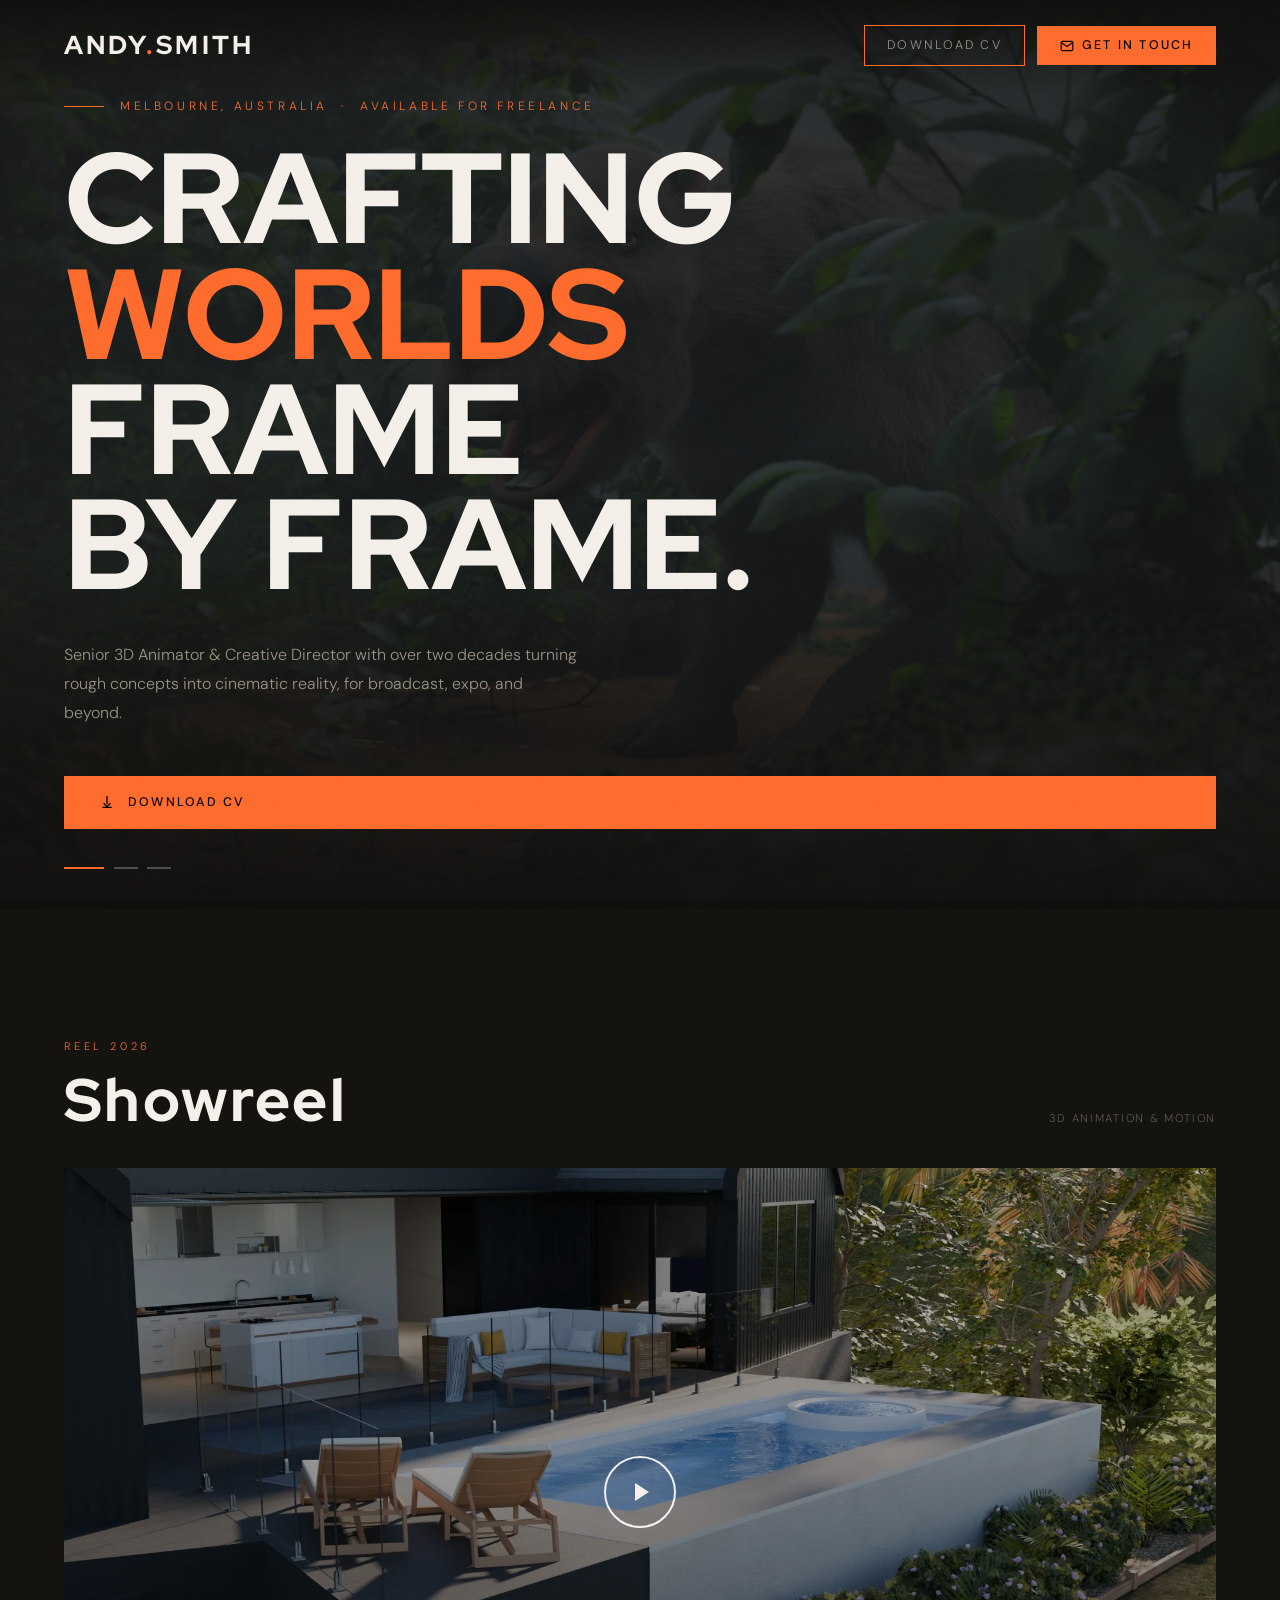
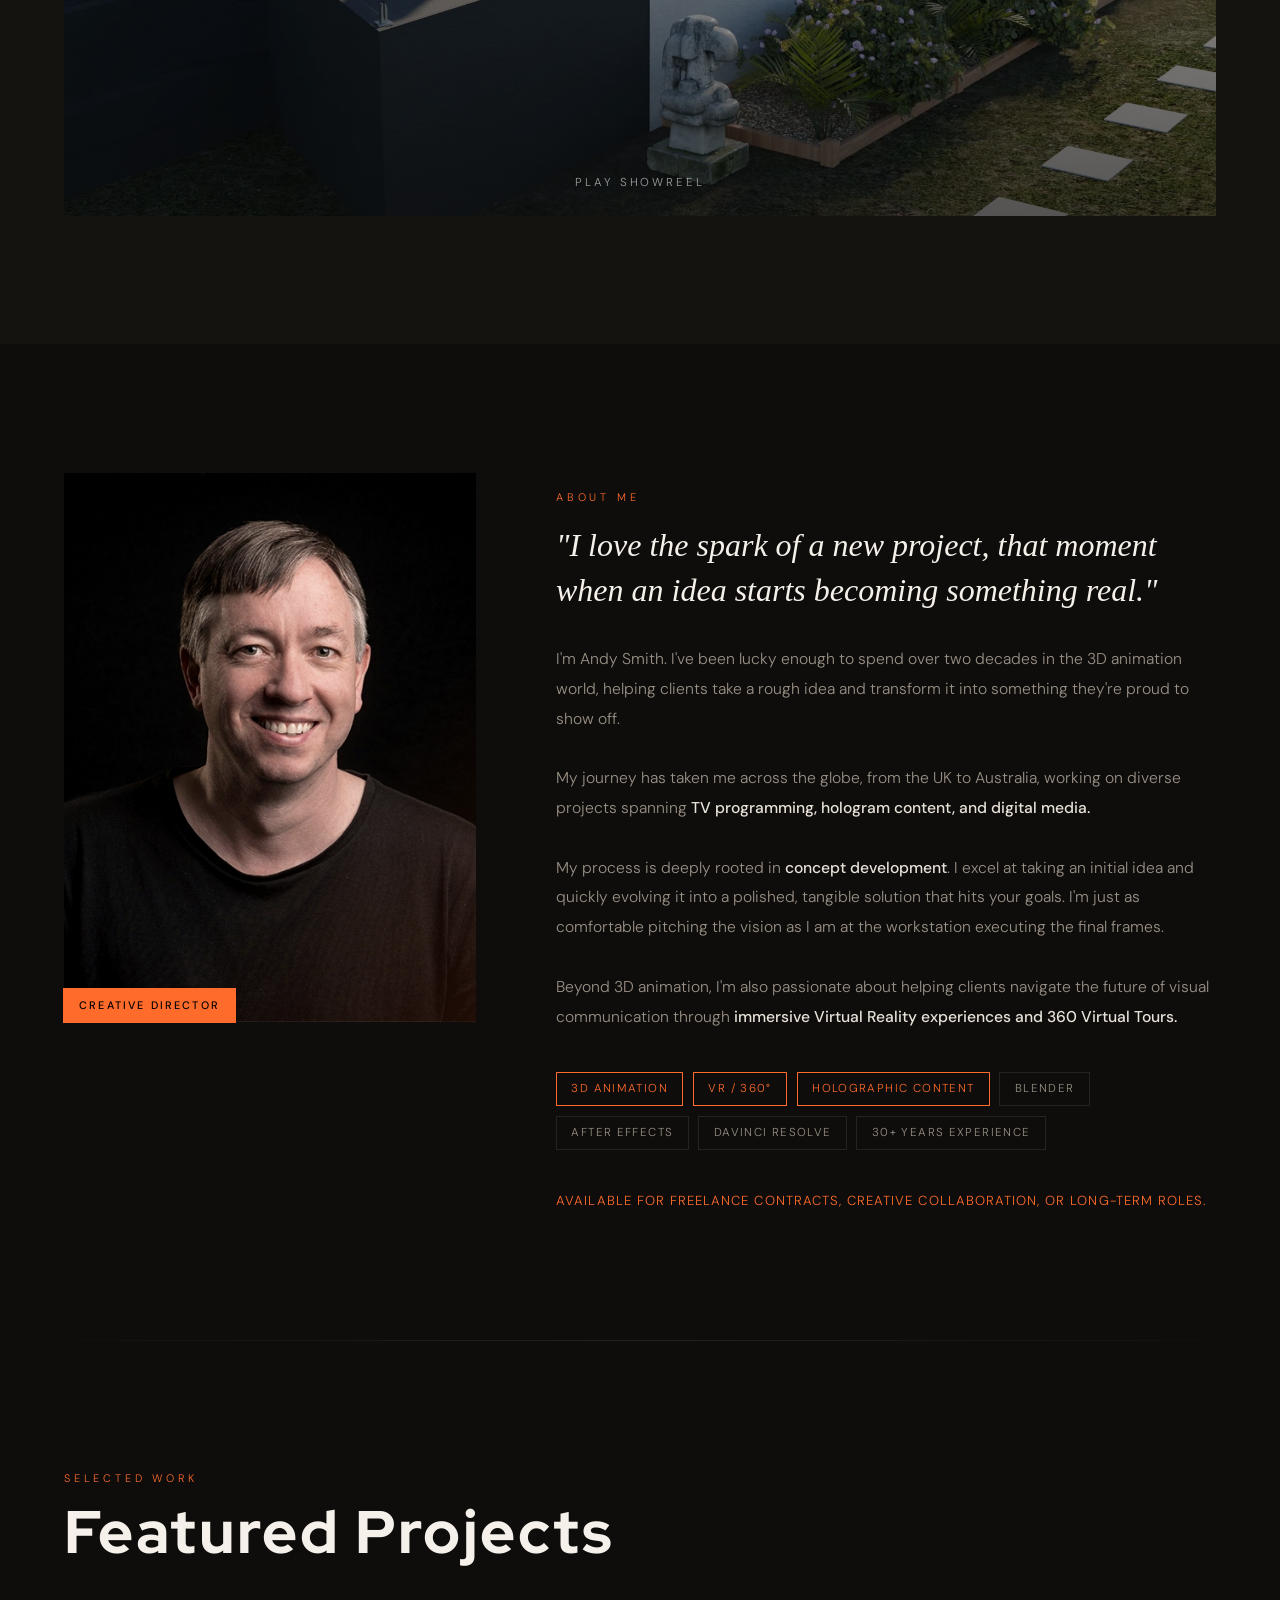
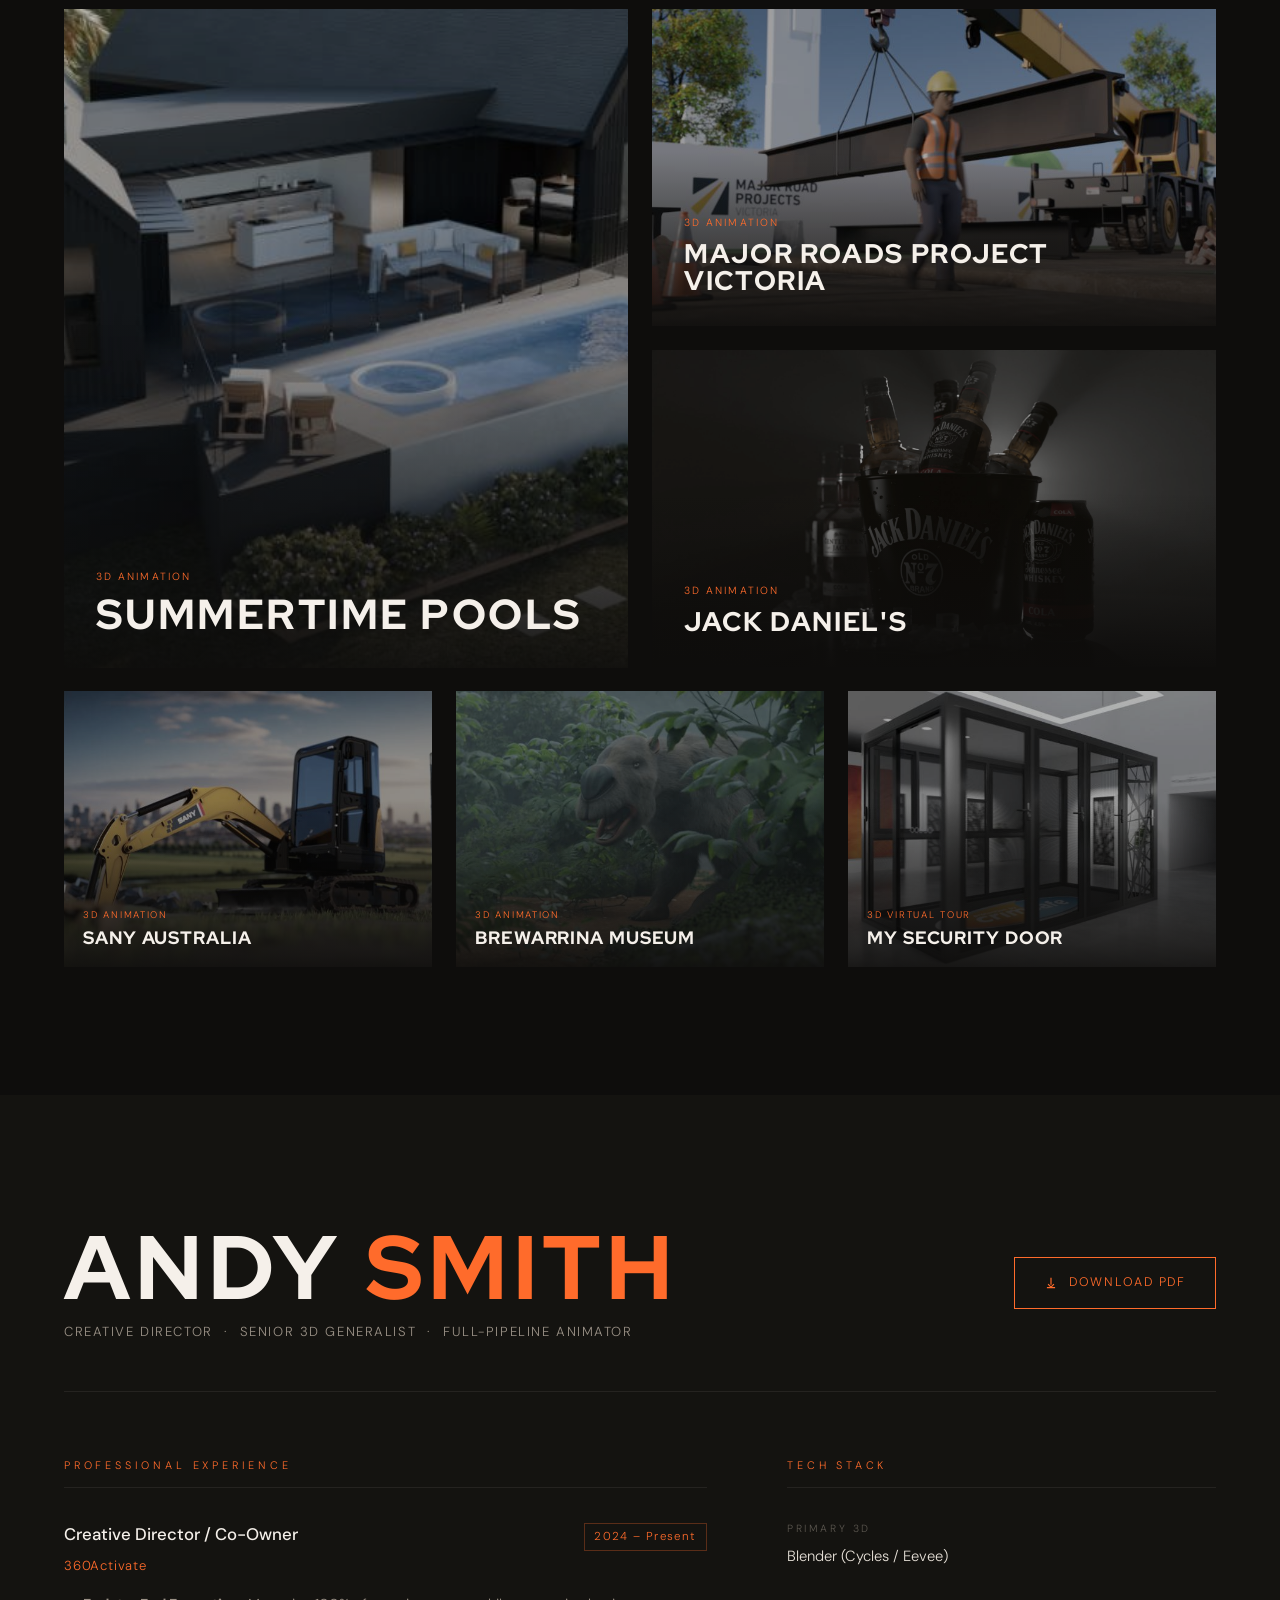
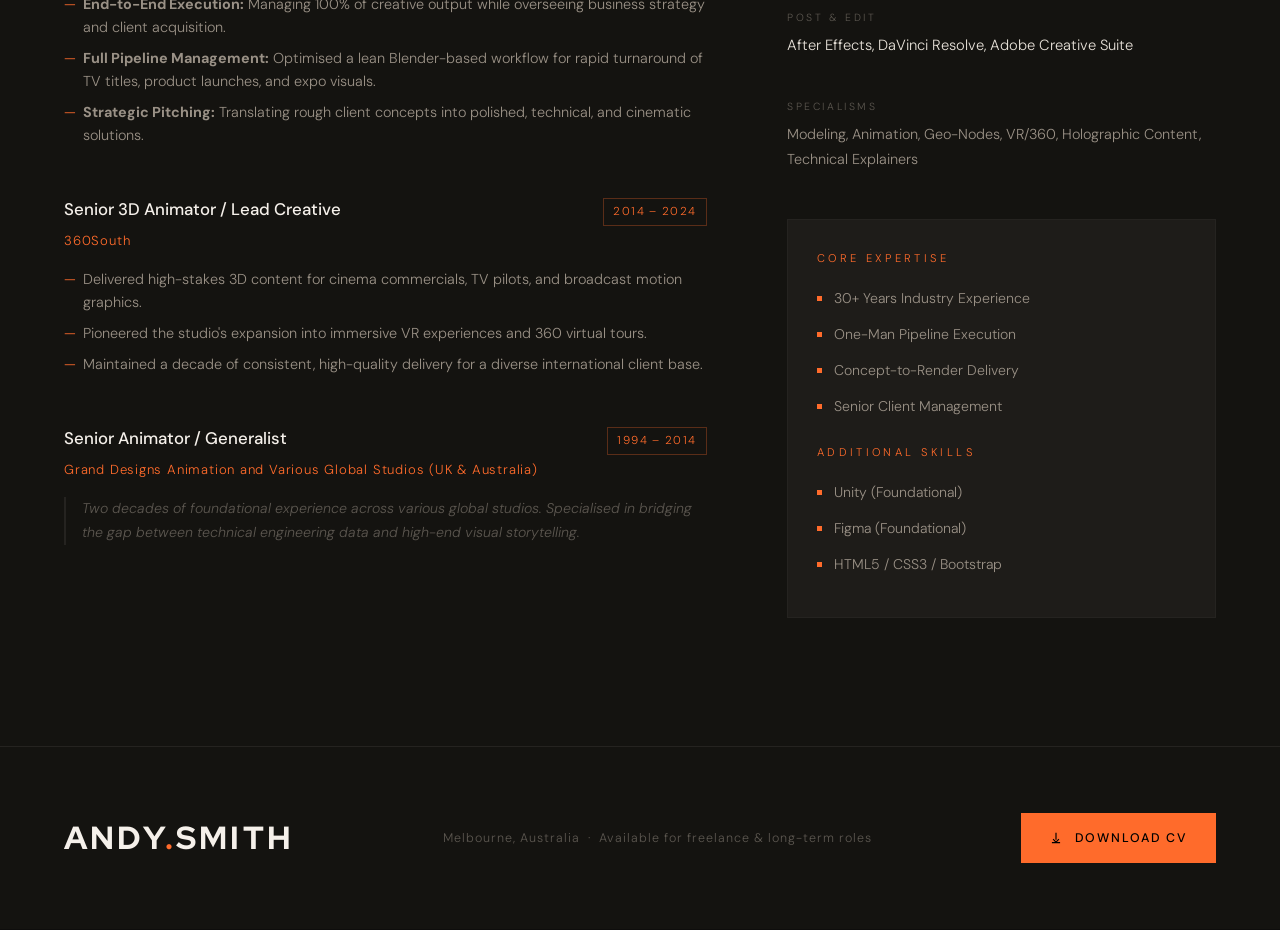
<file: index.html>
<!DOCTYPE html>
<html lang="en">
<head>
  <meta charset="utf-8">
  <meta name="viewport" content="width=device-width, initial-scale=1.0">
  <title>Andy Smith | Animation</title>
  <meta name="description" content="Senior 3D Animator & Creative Director. Over two decades transforming ideas into cinematic animation.">
  <link rel="preconnect" href="https://fonts.googleapis.com">
  <link href="https://fonts.googleapis.com/css2?family=Red+Hat+Display:ital,wght@0,700;0,800;0,900;1,700;1,800;1,900&family=DM+Sans:ital,wght@0,300;0,400;0,500;1,300&display=swap" rel="stylesheet">
  <style>
    :root {
      --orange: #FF6B2B;
      --orange-dim: #c94e18;
      --orange-glow: rgba(255,107,43,0.18);
      --bg: #0e0d0c;
      --bg2: #141310;
      --bg3: #1a1815;
      --surface: #1e1c19;
      --surface2: #252320;
      --text: #e8e2d9;
      --text-dim: #9a9186;
      --text-faint: #5c5750;
      --white: #f5f0ea;
    }

    *, *::before, *::after { box-sizing: border-box; margin: 0; padding: 0; }

    html { scroll-behavior: smooth; }

    body {
      background: var(--bg);
      color: var(--text);
      font-family: 'DM Sans', sans-serif;
      font-weight: 300;
      line-height: 1.7;
      overflow-x: hidden;
    }

    /* ─── GRAIN OVERLAY ─────────────────────────────────────── */
    body::before {
      content: '';
      position: fixed;
      inset: 0;
      background-image: url("data:image/svg+xml,%3Csvg viewBox='0 0 256 256' xmlns='http://www.w3.org/2000/svg'%3E%3Cfilter id='noise'%3E%3CfeTurbulence type='fractalNoise' baseFrequency='0.9' numOctaves='4' stitchTiles='stitch'/%3E%3C/filter%3E%3Crect width='100%25' height='100%25' filter='url(%23noise)' opacity='1'/%3E%3C/svg%3E");
      background-size: 200px;
      opacity: 0.04;
      pointer-events: none;
      z-index: 9999;
    }

    /* ─── NAV ────────────────────────────────────────────────── */
    nav {
      position: fixed;
      top: 0; left: 0; right: 0;
      z-index: 100;
      display: flex;
      align-items: center;
      justify-content: space-between;
      padding: 1.5rem 4rem;
      background: linear-gradient(to bottom, rgba(14,13,12,0.95) 0%, transparent 100%);
      transition: background 0.4s;
    }

    .nav-logo {
      text-transform: uppercase;
      font-family: 'Red Hat Display', sans-serif;
      font-weight: 800;
      font-size: 1.6rem;
      letter-spacing: 0.12em;
      color: var(--white);
      text-decoration: none;
    }
    .nav-logo span { color: var(--orange); }

    .nav-link {
      font-size: 0.78rem;
      letter-spacing: 0.18em;
      text-transform: uppercase;
      color: var(--text-dim);
      text-decoration: none;
      border: 1px solid var(--orange);
      padding: 0.55rem 1.4rem;
      transition: all 0.3s;
    }
    .nav-link:hover { background: var(--orange); color: #000; }

    .nav-email {
      display: inline-flex;
      align-items: center;
      gap: 0.5rem;
      font-size: 0.78rem;
      letter-spacing: 0.18em;
      text-transform: uppercase;
      background: var(--orange);
      color: #000;
      text-decoration: none;
      padding: 0.55rem 1.4rem;
      transition: all 0.3s;
      font-weight: 500;
    }
    .nav-email:hover { background: var(--white); }
    .nav-email svg { width: 14px; height: 14px; flex-shrink: 0; }

    .nav-right {
      display: flex;
      align-items: center;
      gap: 0.75rem;
    }

    /* ─── HERO ───────────────────────────────────────────────── */
    #hero {
      min-height: 100dvh;
      display: flex;
      flex-direction: column;
      justify-content: flex-end;
      padding: 6rem 4rem 5rem;
      position: relative;
      overflow: hidden;
    }

    .hero-bg-text {
      position: absolute;
      top: 50%;
      left: 50%;
      transform: translate(-50%, -50%);
      font-family: 'Red Hat Display', sans-serif;
      font-weight: 900;
      font-size: clamp(100px, 15vw, 220px);
      -webkit-text-stroke: 1px rgba(255,107,43,0.07);
      white-space: nowrap;
      pointer-events: none;
      user-select: none;
      letter-spacing: 0.02em;
      line-height: 1;
    }

    .hero-eyebrow {
      font-size: 0.75rem;
      letter-spacing: 0.3em;
      text-transform: uppercase;
      color: var(--orange);
      margin-bottom: 1.5rem;
      display: flex;
      align-items: center;
      gap: 1rem;
    }
    .hero-eyebrow::before {
      content: '';
      display: block;
      width: 40px;
      height: 1px;
      background: var(--orange);
    }

    h1.hero-title {
      font-family: 'Red Hat Display', sans-serif;
      font-weight: 800;
      font-size: clamp(38px, 10vw, 148px);
      line-height: 0.9;
      letter-spacing: 0;
      color: var(--white);
      margin-bottom: 2.5rem;
      text-transform: uppercase;
    }
    h1.hero-title em {
      font-family: 'Red Hat Display', sans-serif;
      font-weight: 800;
      font-style: normal;
      color: var(--orange);
      text-transform: uppercase;
    }

    .hero-sub {
      max-width: 520px;
      font-size: 1rem;
      color: var(--text-dim);
      margin-bottom: 3rem;
      line-height: 1.8;
    }

    .hero-cta {
      display: inline-flex;
      align-items: center;
      gap: 0.8rem;
      background: var(--orange);
      color: #000;
      font-size: 0.78rem;
      letter-spacing: 0.18em;
      text-transform: uppercase;
      font-weight: 500;
      text-decoration: none;
      padding: 1rem 2.2rem;
      transition: all 0.3s;
    }
    .hero-cta:hover { background: var(--white); }
    .hero-cta svg { width: 16px; height: 16px; }

    .hero-scroll-hint {
      position: absolute;
      bottom: 2.5rem;
      right: 4rem;
      writing-mode: vertical-rl;
      font-size: 0.68rem;
      letter-spacing: 0.25em;
      text-transform: uppercase;
      color: var(--text-faint);
      display: flex;
      align-items: center;
      gap: 0.8rem;
    }
    .hero-scroll-hint::after {
      content: '';
      display: block;
      width: 1px;
      height: 50px;
      background: linear-gradient(to bottom, var(--text-faint), transparent);
    }

    /* ─── SECTION WRAPPER ────────────────────────────────────── */
    section { position: relative; }

    .section-label {
      font-size: 0.68rem;
      letter-spacing: 0.35em;
      text-transform: uppercase;
      color: var(--orange);
      margin-bottom: 1rem;
    }

    h2.section-title {
      font-family: 'Red Hat Display', sans-serif;
      font-weight: 800;
      font-size: clamp(44px, 6vw, 60px);
      line-height: 0.95;
      letter-spacing: 0.04em;
      color: var(--white);
      margin-bottom: 3rem;
      text-transform: none;
    }

    /* ─── VIDEO THUMBNAIL & LIGHTBOX ────────────────────────── */
    .video-thumb {
      position: relative;
      aspect-ratio: 16/9;
      cursor: pointer;
      overflow: hidden;
      background: var(--surface);
    }

    .video-thumb-img {
      width: 100%;
      height: 100%;
      object-fit: cover;
      display: block;
      transition: transform 0.6s cubic-bezier(0.25, 0.46, 0.45, 0.94),
                  filter 0.4s ease;
      filter: brightness(0.75);
    }
    .video-thumb:hover .video-thumb-img {
      transform: scale(1.03);
      filter: brightness(0.55);
    }

    .video-thumb-overlay {
      position: absolute;
      inset: 0;
      background: linear-gradient(to top, rgba(14,13,12,0.5) 0%, transparent 60%);
      pointer-events: none;
    }

    .video-play-btn {
      position: absolute;
      top: 50%;
      left: 50%;
      transform: translate(-50%, -50%) scale(1);
      width: 72px;
      height: 72px;
      border: 2px solid rgba(255,255,255,0.9);
      border-radius: 50%;
      display: flex;
      align-items: center;
      justify-content: center;
      color: var(--white);
      transition: transform 0.3s ease, background 0.3s ease, border-color 0.3s ease;
    }
    .video-play-btn svg {
      width: 24px;
      height: 24px;
      margin-left: 4px;
    }
    .video-thumb:hover .video-play-btn {
      transform: translate(-50%, -50%) scale(1.1);
      background: var(--orange);
      border-color: var(--orange);
    }

    .video-thumb-label {
      position: absolute;
      bottom: 1.5rem;
      left: 50%;
      transform: translateX(-50%);
      font-size: 0.72rem;
      letter-spacing: 0.25em;
      text-transform: uppercase;
      color: rgba(255,255,255,0.6);
      transition: color 0.3s;
      white-space: nowrap;
    }
    .video-thumb:hover .video-thumb-label { color: var(--white); }

    /* Lightbox */
    .lightbox {
      position: fixed;
      inset: 0;
      z-index: 1000;
      background: rgba(0,0,0,0.95);
      display: flex;
      align-items: center;
      justify-content: center;
      opacity: 0;
      pointer-events: none;
      transition: opacity 0.4s ease;
    }
    .lightbox.open {
      opacity: 1;
      pointer-events: all;
    }

    .lightbox-close {
      position: absolute;
      top: 1.5rem;
      right: 1.5rem;
      width: 44px;
      height: 44px;
      background: none;
      border: 1px solid rgba(255,255,255,0.2);
      color: var(--white);
      cursor: pointer;
      display: flex;
      align-items: center;
      justify-content: center;
      transition: border-color 0.3s, background 0.3s;
      z-index: 2;
    }
    .lightbox-close:hover { border-color: var(--orange); background: var(--orange); color: #000; }
    .lightbox-close svg { width: 18px; height: 18px; }

    .lightbox-inner {
      width: 90vw;
      max-width: 1100px;
      transform: scale(0.95);
      transition: transform 0.4s cubic-bezier(0.22, 1, 0.36, 1);
    }
    .lightbox.open .lightbox-inner { transform: scale(1); }

    .lightbox-video {
      position: relative;
      aspect-ratio: 16/9;
      background: #000;
    }
    .lightbox-video iframe {
      position: absolute;
      inset: 0;
      width: 100%;
      height: 100%;
      border: none;
    }

    /* ─── SHOWREEL ───────────────────────────────────────────── */
    #showreel {
      padding: 8rem 4rem;
      background: var(--bg2);
    }

    .showreel-inner {
      max-width: 1200px;
      margin: 0 auto;
    }

    .showreel-header {
      display: flex;
      align-items: flex-end;
      justify-content: space-between;
      margin-bottom: 2.5rem;
      flex-wrap: wrap;
      gap: 1rem;
    }

    .video-frame {
      position: relative;
      aspect-ratio: 16/9;
      background: var(--surface);
      overflow: hidden;
    }
    .video-frame::before {
      content: '';
      position: absolute;
      inset: -1px;
      border: 1px solid rgba(255,107,43,0.25);
      z-index: 2;
      pointer-events: none;
    }
    .video-frame iframe {
      position: absolute;
      inset: 0;
      width: 100%;
      height: 100%;
      border: none;
    }

    .video-corner {
      font-size: 0.7rem;
      letter-spacing: 0.15em;
      color: var(--text-faint);
      text-transform: uppercase;
    }

    /* ─── ABOUT ──────────────────────────────────────────────── */
    #about {
      padding: 8rem 4rem;
      background: var(--bg);
    }

    .about-grid {
      max-width: 1200px;
      margin: 0 auto;
      display: grid;
      grid-template-columns: 1fr 1.6fr;
      gap: 5rem;
      align-items: start;
    }

    .about-img-wrap {
      position: relative;
    }
    .about-img-wrap img {
      width: 100%;
      aspect-ratio: 3/4;
      object-fit: cover;
      display: block;
      filter: grayscale(20%) contrast(1.05);
    }
    .about-img-wrap::after {
      content: '';
      position: absolute;
      inset: 0;
      background: linear-gradient(135deg, transparent 60%, rgba(255,107,43,0.12));
      pointer-events: none;
    }
    .about-img-tag {
      position: absolute;
      bottom: -1px;
      left: -1px;
      background: var(--orange);
      color: #000;
      font-size: 0.68rem;
      letter-spacing: 0.2em;
      text-transform: uppercase;
      font-weight: 500;
      padding: 0.5rem 1rem;
    }

    .about-content { padding-top: 1rem; }

    .about-lead {
      font-family: 'DM Serif Display', serif;
      font-style: italic;
      font-size: clamp(1.4rem, 2.5vw, 2rem);
      color: var(--white);
      line-height: 1.4;
      margin-bottom: 2rem;
    }

    .about-body {
      font-size: 0.98rem;
      color: var(--text-dim);
      line-height: 1.9;
      margin-bottom: 2.5rem;
    }
    .about-body strong { color: var(--text); font-weight: 500; }

    .about-tags {
      display: flex;
      flex-wrap: wrap;
      gap: 0.6rem;
      margin-bottom: 2.5rem;
    }
    .tag {
      font-size: 0.72rem;
      letter-spacing: 0.12em;
      text-transform: uppercase;
      padding: 0.4rem 0.9rem;
      border: 1px solid var(--surface2);
      color: var(--text-dim);
    }
    .tag.accent { border-color: var(--orange); color: var(--orange); }

    /* ─── CV ─────────────────────────────────────────────────── */
    #cv {
      padding: 8rem 4rem;
      background: var(--bg2);
    }

    .cv-inner {
      max-width: 1200px;
      margin: 0 auto;
    }

    .cv-header {
      display: flex;
      align-items: flex-start;
      justify-content: space-between;
      margin-bottom: 4rem;
      padding-bottom: 3rem;
      border-bottom: 1px solid var(--surface2);
      flex-wrap: wrap;
      gap: 2rem;
    }

    .cv-name {
      text-transform: uppercase;
      font-family: 'Red Hat Display', sans-serif;
      font-weight: 800;
      font-size: clamp(52px, 7vw, 96px);
      letter-spacing: 0.06em;
      color: var(--white);
      line-height: 1;
    }
    .cv-name span { color: var(--orange); }

    .cv-subtitle {
      font-size: 0.82rem;
      letter-spacing: 0.12em;
      color: var(--text-dim);
      text-transform: uppercase;
      margin-top: 0.5rem;
    }

    .cv-dl-btn {
      display: inline-flex;
      align-items: center;
      gap: 0.7rem;
      border: 1px solid var(--orange);
      color: var(--orange);
      font-size: 0.78rem;
      letter-spacing: 0.15em;
      text-transform: uppercase;
      text-decoration: none;
      padding: 0.9rem 1.8rem;
      transition: all 0.3s;
      align-self: center;
    }
    .cv-dl-btn:hover { background: var(--orange); color: #000; }

    .cv-grid {
      display: grid;
      grid-template-columns: 1.5fr 1fr;
      gap: 5rem;
    }

    .cv-section-title {
      font-size: 0.68rem;
      letter-spacing: 0.35em;
      text-transform: uppercase;
      color: var(--orange);
      margin-bottom: 2rem;
      padding-bottom: 0.75rem;
      border-bottom: 1px solid var(--surface2);
    }

    .exp-item { margin-bottom: 3rem; }

    .exp-top {
      display: flex;
      align-items: baseline;
      justify-content: space-between;
      gap: 1rem;
      flex-wrap: wrap;
      margin-bottom: 0.25rem;
    }

    .exp-title {
      font-size: 1.05rem;
      font-weight: 500;
      color: var(--white);
    }

    .exp-date {
      font-size: 0.72rem;
      letter-spacing: 0.12em;
      color: var(--orange);
      border: 1px solid rgba(255,107,43,0.3);
      padding: 0.2rem 0.6rem;
      white-space: nowrap;
    }

    .exp-company {
      font-size: 0.82rem;
      color: var(--orange);
      margin-bottom: 1rem;
      letter-spacing: 0.06em;
    }

    .exp-list {
      list-style: none;
      padding: 0;
    }
    .exp-list li {
      font-size: 0.9rem;
      color: var(--text-dim);
      padding-left: 1.2rem;
      position: relative;
      margin-bottom: 0.5rem;
      line-height: 1.6;
    }
    .exp-list li::before {
      content: '—';
      position: absolute;
      left: 0;
      color: var(--orange);
    }

    .exp-note {
      font-size: 0.88rem;
      color: var(--text-faint);
      font-style: italic;
      line-height: 1.7;
      border-left: 2px solid var(--surface2);
      padding-left: 1rem;
    }

    /* Sidebar */
    .skill-group { margin-bottom: 2.5rem; }
    .skill-label {
      font-size: 0.65rem;
      letter-spacing: 0.25em;
      text-transform: uppercase;
      color: var(--text-faint);
      margin-bottom: 0.4rem;
    }
    .skill-val {
      font-size: 0.92rem;
      color: var(--text);
    }

    .core-box {
      background: var(--surface);
      border: 1px solid var(--surface2);
      padding: 1.8rem;
      margin-top: 3rem;
    }
    .core-box-title {
      font-size: 0.7rem;
      letter-spacing: 0.3em;
      text-transform: uppercase;
      color: var(--orange);
      margin-bottom: 1.2rem;
    }
    .core-item {
      display: flex;
      align-items: center;
      gap: 0.75rem;
      font-size: 0.88rem;
      color: var(--text-dim);
      margin-bottom: 0.75rem;
    }
    .core-dot {
      width: 5px;
      height: 5px;
      background: var(--orange);
      flex-shrink: 0;
    }

    /* ─── PROJECTS ───────────────────────────────────────────── */
    #projects {
      padding: 8rem 4rem;
      background: var(--bg);
    }

    .projects-inner { max-width: 1200px; margin: 0 auto; }

    .projects-header {
      display: flex;
      align-items: flex-end;
      justify-content: space-between;
      margin-bottom: 3rem;
      flex-wrap: wrap;
      gap: 1rem;
    }

    .projects-grid {
      display: grid;
      grid-template-columns: 1fr 1fr;
      gap: 1.5rem;
    }

    .project-card {
      position: relative;
      overflow: hidden;
      background: var(--surface);
      cursor: pointer;
      display: block;
      text-decoration: none;
    }

    .project-card:nth-child(1) { grid-row: span 2; }

    .project-card-img {
      width: 100%;
      height: 100%;
      min-height: 280px;
      object-fit: cover;
      display: block;
      transition: transform 0.7s cubic-bezier(0.25, 0.46, 0.45, 0.94),
                  filter 0.5s ease;
      filter: grayscale(30%) brightness(0.75);
    }
    .project-card:nth-child(1) .project-card-img { min-height: 580px; }

    .project-card:hover .project-card-img {
      transform: scale(1.06);
      filter: grayscale(0%) brightness(0.65);
    }

    .project-card-overlay {
      position: absolute;
      inset: 0;
      background: linear-gradient(to top, rgba(14,13,12,0.92) 0%, transparent 55%);
      transition: opacity 0.4s;
    }

    .project-card:hover .project-card-overlay {
      background: linear-gradient(to top, rgba(14,13,12,0.96) 0%, rgba(14,13,12,0.2) 60%);
    }

    .project-card-body {
      position: absolute;
      bottom: 0; left: 0; right: 0;
      padding: 2rem;
    }

    .project-card-tag {
      font-size: 0.65rem;
      letter-spacing: 0.2em;
      text-transform: uppercase;
      color: var(--orange);
      margin-bottom: 0.5rem;
    }

    .project-card-title {
      text-transform: uppercase;
      font-family: 'Red Hat Display', sans-serif;
      font-weight: 800;
      font-size: 1.7rem;
      letter-spacing: 0.06em;
      color: var(--white);
      line-height: 1;
    }
    .project-card:nth-child(1) .project-card-title {
      text-transform: uppercase; font-size: 2.6rem; }

    .project-card-arrow {
      position: absolute;
      top: 1.5rem;
      right: 1.5rem;
      width: 36px;
      height: 36px;
      border: 1px solid rgba(255,255,255,0.2);
      display: flex;
      align-items: center;
      justify-content: center;
      opacity: 0;
      transform: translateY(8px);
      transition: all 0.3s;
      color: var(--white);
    }
    .project-card:hover .project-card-arrow {
      opacity: 1;
      transform: translateY(0);
    }

    /* Second row projects (non-featured) */
    .projects-grid-lower {
      display: grid;
      grid-template-columns: repeat(3, 1fr);
      gap: 1.5rem;
      margin-top: 1.5rem;
    }

    .project-card-sm {
      position: relative;
      overflow: hidden;
      background: var(--surface);
      cursor: pointer;
      display: block;
      text-decoration: none;
    }

    .project-card-sm-img {
      width: 100%;
      aspect-ratio: 4/3;
      object-fit: cover;
      display: block;
      transition: transform 0.6s ease, filter 0.5s ease;
      filter: grayscale(30%) brightness(0.7);
    }
    .project-card-sm:hover .project-card-sm-img {
      transform: scale(1.07);
      filter: grayscale(0%) brightness(0.6);
    }
    .project-card-sm-overlay {
      position: absolute;
      inset: 0;
      background: linear-gradient(to top, rgba(14,13,12,0.9) 0%, transparent 60%);
    }
    .project-card-sm-body {
      position: absolute;
      bottom: 0; left: 0; right: 0;
      padding: 1.2rem;
    }
    .project-card-sm-tag {
      font-size: 0.6rem;
      letter-spacing: 0.18em;
      text-transform: uppercase;
      color: var(--orange);
      margin-bottom: 0.3rem;
    }
    .project-card-sm-title {
      text-transform: uppercase;
      font-family: 'Red Hat Display', sans-serif;
      font-weight: 800;
      font-size: 1.1rem;
      letter-spacing: 0.05em;
      color: var(--white);
      line-height: 1.1;
    }

    /* ─── FOOTER ─────────────────────────────────────────────── */
    footer {
      background: var(--bg2);
      border-top: 1px solid var(--surface2);
      padding: 4rem;
      display: flex;
      align-items: center;
      justify-content: space-between;
      flex-wrap: wrap;
      gap: 2rem;
    }

    .footer-logo {
      text-transform: uppercase;
      font-family: 'Red Hat Display', sans-serif;
      font-weight: 800;
      font-size: 2rem;
      letter-spacing: 0.1em;
      color: var(--white);
    }
    .footer-logo span { color: var(--orange); }

    .footer-note {
      font-size: 0.78rem;
      letter-spacing: 0.08em;
      color: var(--text-faint);
    }

    .footer-cta {
      display: inline-flex;
      align-items: center;
      gap: 0.7rem;
      background: var(--orange);
      color: #000;
      font-size: 0.78rem;
      letter-spacing: 0.15em;
      text-transform: uppercase;
      font-weight: 500;
      text-decoration: none;
      padding: 0.9rem 1.8rem;
      transition: all 0.3s;
    }
    .footer-cta:hover { background: var(--white); }

    /* ─── DIVIDER ────────────────────────────────────────────── */
    .divider-line {
      width: 100%;
      height: 1px;
      background: linear-gradient(to right, transparent, var(--surface2), transparent);
    }

    /* ─── ANIMATIONS ─────────────────────────────────────────── */
    @keyframes fadeUp {
      from { opacity: 0; transform: translateY(30px); }
      to   { opacity: 1; transform: translateY(0); }
    }
    .fade-up { animation: fadeUp 0.9s cubic-bezier(0.22,1,0.36,1) both; }
    .delay-1 { animation-delay: 0.15s; }
    .delay-2 { animation-delay: 0.3s; }
    .delay-3 { animation-delay: 0.45s; }
    .delay-4 { animation-delay: 0.6s; }

    /* ─── RESPONSIVE ─────────────────────────────────────────── */
    @media (max-width: 900px) {
      nav { padding: 1.2rem 1.5rem; }
      #hero, #showreel, #about, #cv, #projects { padding-left: 1.5rem; padding-right: 1.5rem; }
      .about-grid { grid-template-columns: 1fr; gap: 2.5rem; }
      .cv-grid { grid-template-columns: 1fr; }
      .projects-grid { grid-template-columns: 1fr; }
      .project-card:nth-child(1) { grid-row: span 1; }
      .project-card:nth-child(1) .project-card-img { min-height: 280px; }
      .project-card:nth-child(1) .project-card-title {
      text-transform: uppercase; font-size: 2rem; }
      .projects-grid-lower { grid-template-columns: 1fr 1fr; }
      footer { padding: 2.5rem 1.5rem; }
    }

    @media (max-width: 600px) {
      .projects-grid-lower { grid-template-columns: 1fr; }
      .cv-header { flex-direction: column; }
      .nav-link { display: none; }
      .nav-email span { display: none; }
      .nav-email { padding: 0.55rem 0.7rem; gap: 0; }
      .project-card-title,
      .project-card:nth-child(1) .project-card-title { font-size: 1.1rem; }
      .reveal-up, .reveal-left, .reveal-fade {
        opacity: 1 !important;
        transform: none !important;
        transition: none !important;
      }
    }
    /* ─── HERO CAROUSEL ──────────────────────────────────────── */
    .hero-carousel {
      position: absolute;
      inset: 0;
      z-index: 0;
      contain: strict;
      transform: translateZ(0);
    }

    .hero-slide {
      position: absolute;
      inset: 0;
      background-size: cover;
      background-position: center;
      opacity: 0;
      transform: translateZ(0);
      transition: opacity 1.6s cubic-bezier(0.4, 0, 0.2, 1);
      will-change: opacity;
      backface-visibility: hidden;
    }

    .hero-slide.active {
      opacity: 0.5;
      transform: translateZ(0);
    }

    .hero-slide.leaving {
      opacity: 0;
      transform: translateZ(0);
      transition: opacity 1.6s cubic-bezier(0.4, 0, 0.2, 1);
    }

    .hero-overlay {
      position: absolute;
      inset: 0;
      z-index: 1;
      background:
        linear-gradient(to top, rgba(14,13,12,0.95) 0%, rgba(14,13,12,0.3) 50%, rgba(14,13,12,0.5) 100%),
        linear-gradient(to right, rgba(14,13,12,0.4) 0%, transparent 60%);
    }

    /* Ensure hero content sits above carousel */
    #hero .hero-eyebrow,
    #hero .hero-title,
    #hero .hero-sub,
    #hero .hero-cta,
    #hero .hero-scroll-hint {
      position: relative;
      z-index: 2;
    }

    /* Carousel dots */
    .hero-dots {
      position: absolute;
      bottom: 2.5rem;
      left: 4rem;
      display: flex;
      gap: 0.6rem;
      z-index: 3;
    }
    .hero-dot {
      width: 24px;
      height: 2px;
      background: rgba(255,255,255,0.25);
      cursor: pointer;
      transition: background 0.4s, width 0.4s;
    }
    .hero-dot.active {
      background: var(--orange);
      width: 40px;
    }

  </style>
</head>
<body>

  <!-- NAV -->
  <nav>
    <a class="nav-logo" href="#">ANDY<span>.</span>SMITH</a>
    <div class="nav-right">
      <a class="nav-link" href="Andy_Smith_CV.pdf">Download CV</a>
      <a class="nav-email" href="mailto:crazyfoxanimation@gmail.com">
        <svg viewBox="0 0 24 24" fill="none" stroke="currentColor" stroke-width="2"><path d="M4 4h16c1.1 0 2 .9 2 2v12c0 1.1-.9 2-2 2H4c-1.1 0-2-.9-2-2V6c0-1.1.9-2 2-2z"/><polyline points="22,6 12,13 2,6"/></svg>
        <span>Get in Touch</span>
      </a>
    </div>
  </nav>

  <!-- HERO -->
  <section id="hero">
    <div class="hero-carousel">
      <div class="hero-slide active" style="background-image: url('assets/img/hero_a.webp')"></div>
      <div class="hero-slide" style="background-image: url('assets/img/hero_b.webp')"></div>
      <div class="hero-slide" style="background-image: url('assets/img/hero_c.webp')"></div>
    </div>
    <div class="hero-overlay"></div>

    <div class="hero-eyebrow fade-up">Melbourne, Australia &nbsp;·&nbsp; Available for freelance</div>
    <h1 class="hero-title fade-up delay-1">
      Crafting<br><em>worlds</em><br>frame<br>by frame.
    </h1>
    <p class="hero-sub fade-up delay-2">
      Senior 3D Animator &amp; Creative Director with over two decades turning rough concepts into cinematic reality, for broadcast, expo, and beyond.
    </p>
    <a href="Andy_Smith_CV.pdf" class="hero-cta fade-up delay-3">
      <svg viewBox="0 0 24 24" fill="none" stroke="currentColor" stroke-width="2"><path d="M12 3v12M7 14l5 5 5-5M5 20h14"/></svg>
      Download CV
    </a>

    <div class="hero-dots">
      <div class="hero-dot active" onclick="goToSlide(0)"></div>
      <div class="hero-dot" onclick="goToSlide(1)"></div>
      <div class="hero-dot" onclick="goToSlide(2)"></div>
    </div>
  </section>

  <!-- SHOWREEL -->
  <section id="showreel">
    <div class="showreel-inner">
      <div class="showreel-header">
        <div>
          <div class="section-label">Reel 2026</div>
          <h2 class="section-title" style="margin-bottom:0">Showreel</h2>
        </div>
        <div class="video-corner">3D Animation &amp; Motion</div>
      </div>
      <div class="video-thumb" onclick="openLightbox()">
        <img src="assets/img/videothumb.webp" alt="Andy Smith Showreel 2026" class="video-thumb-img">
        <div class="video-thumb-overlay"></div>
        <div class="video-play-btn">
          <svg viewBox="0 0 24 24" fill="currentColor"><polygon points="5,3 19,12 5,21"/></svg>
        </div>
        <div class="video-thumb-label">Play Showreel</div>
      </div>
    </div>
  </section>

  <!-- LIGHTBOX -->
  <div class="lightbox" id="lightbox" onclick="closeLightbox(event)">
    <button class="lightbox-close" onclick="closeLightbox()">
      <svg viewBox="0 0 24 24" fill="none" stroke="currentColor" stroke-width="2"><line x1="18" y1="6" x2="6" y2="18"/><line x1="6" y1="6" x2="18" y2="18"/></svg>
    </button>
    <div class="lightbox-inner">
      <div class="lightbox-video">
        <iframe id="lightbox-iframe" src="" allowfullscreen allow="autoplay"></iframe>
      </div>
    </div>
  </div>

  <!-- ABOUT -->
  <section id="about">
    <div class="about-grid">
      <div class="about-img-wrap">
        <img src="assets/img/andy-smith.jpg" alt="Andy Smith">
        <div class="about-img-tag">Creative Director</div>
      </div>
      <div class="about-content">
        <div class="section-label">About Me</div>
        <p class="about-lead">
          "I love the spark of a new project, that moment when an idea starts becoming something real."
        </p>
        <p class="about-body">
          I'm Andy Smith. I've been lucky enough to spend over two decades in the 3D animation world, helping clients take a rough idea and transform it into something they're proud to show off.<br><br>
          My journey has taken me across the globe, from the UK to Australia, working on diverse projects spanning <strong>TV programming, hologram content, and digital media.</strong><br><br>
          My process is deeply rooted in <strong>concept development</strong>. I excel at taking an initial idea and quickly evolving it into a polished, tangible solution that hits your goals. I'm just as comfortable pitching the vision as I am at the workstation executing the final frames.<br><br>
          Beyond 3D animation, I'm also passionate about helping clients navigate the future of visual communication through <strong>immersive Virtual Reality experiences and 360 Virtual Tours.</strong>
        </p>
        <div class="about-tags">
          <span class="tag accent">3D Animation</span>
          <span class="tag accent">VR / 360°</span>
          <span class="tag accent">Holographic Content</span>
          <span class="tag">Blender</span>
          <span class="tag">After Effects</span>
          <span class="tag">DaVinci Resolve</span>
          <span class="tag">30+ Years Experience</span>
        </div>
        <p style="font-size:0.82rem; letter-spacing:0.08em; color:var(--orange); text-transform:uppercase;">
          Available for freelance contracts, creative collaboration, or long-term roles.
        </p>
      </div>
    </div>
  </section>

  <div class="divider-line"></div>

  <!-- PROJECTS -->
  <section id="projects">
    <div class="projects-inner">
      <div class="projects-header">
        <div>
          <div class="section-label">Selected Work</div>
          <h2 class="section-title" style="margin-bottom:0">Featured Projects</h2>
        </div>
      </div>

      <!-- Main 2-col grid: featured left (tall) + 2 right -->
      <div class="projects-grid">
        <!-- Featured large -->
        <a class="project-card" href="portfolio-summertime.html">
          <img class="project-card-img" src="assets/img/portfolio_images/summertime/summertime.jpg" alt="Summertime Pools">
          <div class="project-card-overlay"></div>
          <div class="project-card-body">
            <div class="project-card-tag">3D Animation</div>
            <div class="project-card-title">Summertime Pools</div>
          </div>
          <div class="project-card-arrow">
            <svg width="14" height="14" viewBox="0 0 24 24" fill="none" stroke="currentColor" stroke-width="2"><path d="M7 17L17 7M7 7h10v10"/></svg>
          </div>
        </a>

        <!-- Right column -->
        <a class="project-card" href="portfolio-mrpv.html">
          <img class="project-card-img" src="assets/img/portfolio_images/majorroads.jpg" alt="Major Roads">
          <div class="project-card-overlay"></div>
          <div class="project-card-body">
            <div class="project-card-tag">3D Animation</div>
            <div class="project-card-title">Major Roads Project Victoria</div>
          </div>
          <div class="project-card-arrow">
            <svg width="14" height="14" viewBox="0 0 24 24" fill="none" stroke="currentColor" stroke-width="2"><path d="M7 17L17 7M7 7h10v10"/></svg>
          </div>
        </a>

        <a class="project-card" href="portfolio-jd.html">
          <img class="project-card-img" src="assets/img/portfolio_images/jd2.jpg" alt="Jack Daniels">
          <div class="project-card-overlay"></div>
          <div class="project-card-body">
            <div class="project-card-tag">3D Animation</div>
            <div class="project-card-title">Jack Daniel's</div>
          </div>
          <div class="project-card-arrow">
            <svg width="14" height="14" viewBox="0 0 24 24" fill="none" stroke="currentColor" stroke-width="2"><path d="M7 17L17 7M7 7h10v10"/></svg>
          </div>
        </a>
      </div>

      <!-- Lower row: 3 smaller -->
      <div class="projects-grid-lower">
        <a class="project-card-sm" href="portfolio-sany.html">
          <img class="project-card-sm-img" src="assets/img/portfolio_images/digout0003.jpg" alt="Sany Australia">
          <div class="project-card-sm-overlay"></div>
          <div class="project-card-sm-body">
            <div class="project-card-sm-tag">3D Animation</div>
            <div class="project-card-sm-title">Sany Australia</div>
          </div>
        </a>
        <a class="project-card-sm" href="portfolio-brewarrina.html">
          <img class="project-card-sm-img" src="assets/img/portfolio_images/dippy.jpg" alt="Brewarrina Museum">
          <div class="project-card-sm-overlay"></div>
          <div class="project-card-sm-body">
            <div class="project-card-sm-tag">3D Animation</div>
            <div class="project-card-sm-title">Brewarrina Museum</div>
          </div>
        </a>
        <a class="project-card-sm" href="portfolio-msd.html">
          <img class="project-card-sm-img" src="assets/img/portfolio_images/msd.jpg" alt="My Security Door">
          <div class="project-card-sm-overlay"></div>
          <div class="project-card-sm-body">
            <div class="project-card-sm-tag">3D Virtual Tour</div>
            <div class="project-card-sm-title">My Security Door</div>
          </div>
        </a>
      </div>
    </div>
  </section>

  <!-- CV -->
  <section id="cv">
    <div class="cv-inner">
      <div class="cv-header">
        <div>
          <div class="cv-name">ANDY <span>SMITH</span></div>
          <div class="cv-subtitle">Creative Director &nbsp;·&nbsp; Senior 3D Generalist &nbsp;·&nbsp; Full-Pipeline Animator</div>
        </div>
        <a href="Andy_Smith_CV.pdf" class="cv-dl-btn">
          <svg width="14" height="14" viewBox="0 0 24 24" fill="none" stroke="currentColor" stroke-width="2"><path d="M12 3v12M7 14l5 5 5-5M5 20h14"/></svg>
          Download PDF
        </a>
      </div>

      <div class="cv-grid">
        <!-- Experience -->
        <div>
          <div class="cv-section-title">Professional Experience</div>

          <div class="exp-item">
            <div class="exp-top">
              <div class="exp-title">Creative Director / Co-Owner</div>
              <div class="exp-date">2024 – Present</div>
            </div>
            <div class="exp-company">360Activate</div>
            <ul class="exp-list">
              <li><strong>End-to-End Execution:</strong> Managing 100% of creative output while overseeing business strategy and client acquisition.</li>
              <li><strong>Full Pipeline Management:</strong> Optimised a lean Blender-based workflow for rapid turnaround of TV titles, product launches, and expo visuals.</li>
              <li><strong>Strategic Pitching:</strong> Translating rough client concepts into polished, technical, and cinematic solutions.</li>
            </ul>
          </div>

          <div class="exp-item">
            <div class="exp-top">
              <div class="exp-title">Senior 3D Animator / Lead Creative</div>
              <div class="exp-date">2014 – 2024</div>
            </div>
            <div class="exp-company">360South</div>
            <ul class="exp-list">
              <li>Delivered high-stakes 3D content for cinema commercials, TV pilots, and broadcast motion graphics.</li>
              <li>Pioneered the studio's expansion into immersive VR experiences and 360 virtual tours.</li>
              <li>Maintained a decade of consistent, high-quality delivery for a diverse international client base.</li>
            </ul>
          </div>

          <div class="exp-item">
            <div class="exp-top">
              <div class="exp-title">Senior Animator / Generalist</div>
              <div class="exp-date">1994 – 2014</div>
            </div>
            <div class="exp-company">Grand Designs Animation and Various Global Studios (UK &amp; Australia)</div>
            <p class="exp-note">
              Two decades of foundational experience across various global studios. Specialised in bridging the gap between technical engineering data and high-end visual storytelling.
            </p>
          </div>
        </div>

        <!-- Sidebar -->
        <div>
          <div class="cv-section-title">Tech Stack</div>
          <div class="skill-group">
            <div class="skill-label">Primary 3D</div>
            <div class="skill-val">Blender (Cycles / Eevee)</div>
          </div>
          <div class="skill-group">
            <div class="skill-label">Post &amp; Edit</div>
            <div class="skill-val">After Effects, DaVinci Resolve, Adobe Creative Suite</div>
          </div>
          <div class="skill-group">
            <div class="skill-label">Specialisms</div>
            <div class="skill-val" style="color:var(--text-dim); font-size:0.9rem;">Modeling, Animation, Geo-Nodes, VR/360, Holographic Content, Technical Explainers</div>
          </div>

          <div class="core-box">
            <div class="core-box-title">Core Expertise</div>
            <div class="core-item"><div class="core-dot"></div>30+ Years Industry Experience</div>
            <div class="core-item"><div class="core-dot"></div>One-Man Pipeline Execution</div>
            <div class="core-item"><div class="core-dot"></div>Concept-to-Render Delivery</div>
            <div class="core-item"><div class="core-dot"></div>Senior Client Management</div>

            <div class="core-box-title" style="margin-top:1.5rem;">Additional Skills</div>
            <div class="core-item"><div class="core-dot"></div>Unity (Foundational)</div>
            <div class="core-item"><div class="core-dot"></div>Figma (Foundational)</div>
            <div class="core-item"><div class="core-dot"></div>HTML5 / CSS3 / Bootstrap</div>
          </div>
        </div>
      </div>
    </div>
  </section>

  <!-- FOOTER -->
  <footer>
    <div class="footer-logo">ANDY<span>.</span>SMITH</div>
    <div class="footer-note">Melbourne, Australia &nbsp;·&nbsp; Available for freelance &amp; long-term roles</div>
    <a href="Andy_Smith_CV.pdf" class="footer-cta">
      <svg width="14" height="14" viewBox="0 0 24 24" fill="none" stroke="currentColor" stroke-width="2"><path d="M12 3v12M7 14l5 5 5-5M5 20h14"/></svg>
      Download CV
    </a>
  </footer>

  <script>
    // ─── LIGHTBOX ─────────────────────────────────────────────
    const lightbox = document.getElementById('lightbox');
    const iframe   = document.getElementById('lightbox-iframe');
    const videoSrc = 'https://player.vimeo.com/video/1165237565?autoplay=1&color=FF6B2B';

    function openLightbox() {
      iframe.src = videoSrc;
      lightbox.classList.add('open');
      document.body.style.overflow = 'hidden';
    }

    function closeLightbox(e) {
      if (e && e.target !== lightbox && !e.target.closest('.lightbox-close')) return;
      lightbox.classList.remove('open');
      iframe.src = '';
      document.body.style.overflow = '';
    }

    document.addEventListener('keydown', e => {
      if (e.key === 'Escape') closeLightbox();
    });

    
    const slides = document.querySelectorAll('.hero-slide');
    const dots   = document.querySelectorAll('.hero-dot');
    let current  = 0;
    let timer;

    function goToSlide(index) {
      const prev = current;
      slides[prev].classList.remove('active');
      slides[prev].classList.add('leaving');
      dots[prev].classList.remove('active');
      setTimeout(() => slides[prev].classList.remove('leaving'), 1800);
      current = index;
      slides[current].classList.add('active');
      dots[current].classList.add('active');
      resetTimer();
    }

    function nextSlide() {
      goToSlide((current + 1) % slides.length);
    }

    function resetTimer() {
      clearInterval(timer);
      timer = setInterval(nextSlide, 5000);
    }

    resetTimer();

    const style = document.createElement('style');
    style.textContent = `
      .reveal-up, .reveal-left, .reveal-fade {
        opacity: 0;
        transition: opacity 0.9s cubic-bezier(0.22, 1, 0.36, 1),
                    transform 0.9s cubic-bezier(0.22, 1, 0.36, 1);
        will-change: opacity, transform;
        transform: translateZ(0);
        backface-visibility: hidden;
      }
      .reveal-up   { transform: translateY(36px) translateZ(0); }
      .reveal-left { transform: translateX(-32px) translateZ(0); }
      .reveal-fade { transform: translateZ(0); }
      .reveal-up.in, .reveal-left.in, .reveal-fade.in {
        opacity: 1; transform: translateZ(0);
      }
      @media (max-width: 600px) {
        .reveal-up   { transform: translateY(16px) translateZ(0); }
        .reveal-left { transform: translateX(-16px) translateZ(0); }
      }
      .projects-grid .project-card:nth-child(2) { transition-delay: 0.1s !important; }
      .projects-grid .project-card:nth-child(3) { transition-delay: 0.2s !important; }
      .projects-grid-lower .project-card-sm:nth-child(2) { transition-delay: 0.12s !important; }
      .projects-grid-lower .project-card-sm:nth-child(3) { transition-delay: 0.24s !important; }
      .exp-item:nth-child(2) { transition-delay: 0.12s !important; }
      .exp-item:nth-child(3) { transition-delay: 0.24s !important; }
      .about-tags .tag {
        opacity: 0; transform: translateY(12px);
        transition: opacity 0.5s ease, transform 0.5s ease;
      }
      .about-tags.in .tag { opacity: 1; transform: none; }
      .about-tags.in .tag:nth-child(1) { transition-delay: 0.05s; }
      .about-tags.in .tag:nth-child(2) { transition-delay: 0.12s; }
      .about-tags.in .tag:nth-child(3) { transition-delay: 0.19s; }
      .about-tags.in .tag:nth-child(4) { transition-delay: 0.26s; }
      .about-tags.in .tag:nth-child(5) { transition-delay: 0.33s; }
      .about-tags.in .tag:nth-child(6) { transition-delay: 0.40s; }
      .about-tags.in .tag:nth-child(7) { transition-delay: 0.47s; }
    `;
    document.head.appendChild(style);

    const targets = [
      ['.section-label',    'reveal-up'],
      ['h2.section-title',  'reveal-up'],
      ['.showreel-header',  'reveal-up'],
      ['.video-frame',      'reveal-up'],
      ['.about-img-wrap',   'reveal-left'],
      ['.about-lead',       'reveal-up'],
      ['.about-body',       'reveal-up'],
      ['.about-tags',       'reveal-up'],
      ['.cv-header',        'reveal-up'],
      ['.exp-item',         'reveal-up'],
      ['.skill-group',      'reveal-up'],
      ['.core-box',         'reveal-up'],
      ['.projects-header',  'reveal-up'],
      ['.project-card',     'reveal-up'],
      ['.project-card-sm',  'reveal-up'],
      ['footer',            'reveal-fade'],
    ];

    targets.forEach(([sel, cls]) => {
      document.querySelectorAll(sel).forEach(el => el.classList.add(cls));
    });

    const observer = new IntersectionObserver(entries => {
      entries.forEach(entry => {
        if (entry.isIntersecting) {
          entry.target.classList.add('in');
          observer.unobserve(entry.target);
        }
      });
    }, { threshold: 0.1, rootMargin: '0px 0px -40px 0px' });

    document.querySelectorAll('.reveal-up, .reveal-left, .reveal-fade')
      .forEach(el => observer.observe(el));

    // Parallax on hero ghost text
    const bgText = document.querySelector('.hero-bg-text');
    if (bgText) {
      window.addEventListener('scroll', () => {
        bgText.style.transform = `translate(-50%, calc(-50% + ${window.scrollY * 0.2}px))`;
      }, { passive: true });
    }

    // Nav solidifies on scroll
    const nav = document.querySelector('nav');
    window.addEventListener('scroll', () => {
      if (window.scrollY > 60) {
        nav.style.background = 'rgba(14,13,12,0.97)';
        nav.style.backdropFilter = 'blur(12px)';
      } else {
        nav.style.background = 'linear-gradient(to bottom, rgba(14,13,12,0.95) 0%, transparent 100%)';
        nav.style.backdropFilter = 'none';
      }
    }, { passive: true });
  </script>
</body>
</html>
</file>
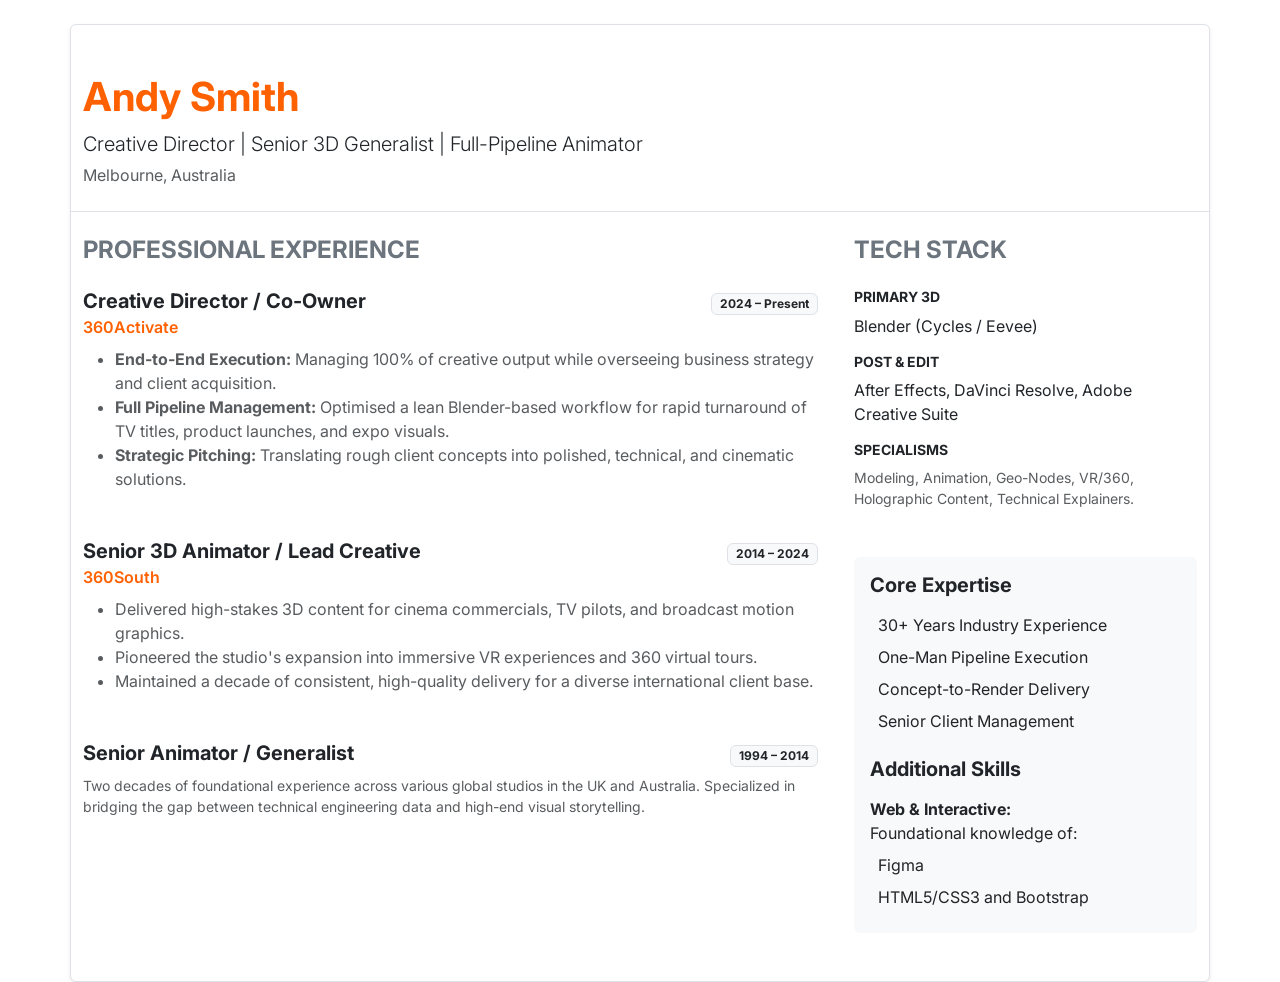
<file: cv.html>
<!DOCTYPE html>
<html data-bs-theme="light" lang="en">

<head>
    <meta charset="utf-8">
    <meta name="viewport" content="width=device-width, initial-scale=1.0, shrink-to-fit=no">
    <title>Andy Smith | Animation</title>
    <meta name="description" content="I’m Andy Smith. I’ve been lucky enough to spend over two decades in the 3D animation world, helping clients take a rough idea and transform it into something they’re proud to show off.

Available for freelance contracts, creative collaboration, or long-term roles.">
    <link rel="stylesheet" href="assets/bootstrap/css/bootstrap.min.css">
    <link rel="stylesheet" href="https://fonts.googleapis.com/css?family=Inter:400,600,700,800,900&amp;display=swap">
    <link rel="stylesheet" href="https://fonts.googleapis.com/css?family=Montserrat:400,700,800,900&amp;display=swap">
    <link rel="stylesheet" href="https://fonts.googleapis.com/css?family=Poppins:400,700,800,900&amp;display=swap">
    <link rel="stylesheet" href="assets/css/bss-overrides.css">
    <link rel="stylesheet" href="assets/css/styles.css">
</head>

<body>
    <section><div class="container py-5 mt-4 shadow-sm bg-white rounded border">
    <div class="row mb-4 border-bottom pb-4">
        <div class="col-md-8">
            <h2 class="display-6 fw-bold text-primary">Andy Smith</h2>
            <p class="lead mb-1">Creative Director | Senior 3D Generalist | Full-Pipeline Animator</p>
            <div class="text-muted">
                <span class="me-3"><i class="bi bi-geo-alt-fill"></i> Melbourne, Australia</span>
                
            </div>
        </div>
        
    </div>

    <div class="row">
        <div class="col-lg-8 border-end-lg">
            <h3 class="h4 text-uppercase fw-bold mb-4 text-secondary">Professional Experience</h3>
            
            <div class="mb-5">
                <div class="d-flex justify-content-between align-items-baseline">
                    <h5 class="fw-bold mb-0">Creative Director / Co-Owner</h5>
                    <span class="badge bg-light text-dark border">2024 – Present</span>
                </div>
                <p class="text-primary fw-semibold mb-2">360Activate</p>
                <ul class="text-muted">
                    <li><strong>End-to-End Execution:</strong> Managing 100% of creative output while overseeing business strategy and client acquisition.</li>
                    <li><strong>Full Pipeline Management:</strong> Optimised a lean Blender-based workflow for rapid turnaround of TV titles, product launches, and expo visuals.</li>
                    <li><strong>Strategic Pitching:</strong> Translating rough client concepts into polished, technical, and cinematic solutions.</li>
                </ul>
            </div>

            <div class="mb-5">
                <div class="d-flex justify-content-between align-items-baseline">
                    <h5 class="fw-bold mb-0">Senior 3D Animator / Lead Creative</h5>
                    <span class="badge bg-light text-dark border">2014 – 2024</span>
                </div>
                <p class="text-primary fw-semibold mb-2">360South</p>
                <ul class="text-muted">
                    <li>Delivered high-stakes 3D content for cinema commercials, TV pilots, and broadcast motion graphics.</li>
                    <li>Pioneered the studio's expansion into immersive VR experiences and 360 virtual tours.</li>
                    <li>Maintained a decade of consistent, high-quality delivery for a diverse international client base.</li>
                </ul>
            </div>

            <div class="mb-4">
                <div class="d-flex justify-content-between align-items-baseline">
                    <h5 class="fw-bold mb-0">Senior Animator / Generalist</h5>
                    <span class="badge bg-light text-dark border">1994 – 2014</span>
                </div>
                <p class="text-muted small mt-2 italic">Two decades of foundational experience across various global studios in the UK and Australia. Specialized in bridging the gap between technical engineering data and high-end visual storytelling.</p>
            </div>
        </div>

        <div class="col-lg-4 ps-lg-4">
            <div class="mb-5">
                <h3 class="h4 text-uppercase fw-bold mb-4 text-secondary">Tech Stack</h3>
                <div class="mb-3">
                    <h6 class="fw-bold small text-uppercase">Primary 3D</h6>
                    <p class="mb-0">Blender (Cycles / Eevee)</p>
                </div>
                <div class="mb-3">
                    <h6 class="fw-bold small text-uppercase">Post & Edit</h6>
                    <p class="mb-0">After Effects, DaVinci Resolve, Adobe Creative Suite</p>
                </div>
                <div class="mb-3">
                    <h6 class="fw-bold small text-uppercase">Specialisms</h6>
                    <p class="small text-muted">Modeling, Animation, Geo-Nodes, VR/360, Holographic Content, Technical Explainers.</p>
                </div>
            </div>

            <div class="p-3 bg-light rounded">
                <h3 class="h5 fw-bold mb-3">Core Expertise</h3>
                <ul class="list-unstyled mb-0">
                    <li class="mb-2"><i class="bi bi-check2-circle text-primary me-2"></i>30+ Years Industry Experience</li>
                    <li class="mb-2"><i class="bi bi-check2-circle text-primary me-2"></i>One-Man Pipeline Execution</li>
                    <li class="mb-2"><i class="bi bi-check2-circle text-primary me-2"></i>Concept-to-Render Delivery</li>
                    <li><i class="bi bi-check2-circle text-primary me-2"></i>Senior Client Management</li>
                </ul>
                <br>
                <h3 class="h5 fw-bold mb-3">Additional Skills</h3>
                <ul class="list-unstyled mb-0">
                    <li class="mb-2"><b>Web & Interactive:</b>
<br>
Foundational knowledge of:</li>
                    <li class="mb-2"><i class="bi bi-check2-circle text-primary me-2"></i>Figma</li>
                    <li class="mb-2"><i class="bi bi-check2-circle text-primary me-2"></i>HTML5/CSS3 and Bootstrap</li>
                 
                </ul>
            </div>
        </div>
    </div>
</div></section>
    <script src="assets/bootstrap/js/bootstrap.min.js"></script>
    <script src="assets/js/bs-init.js"></script>
</body>

</html>
</file>
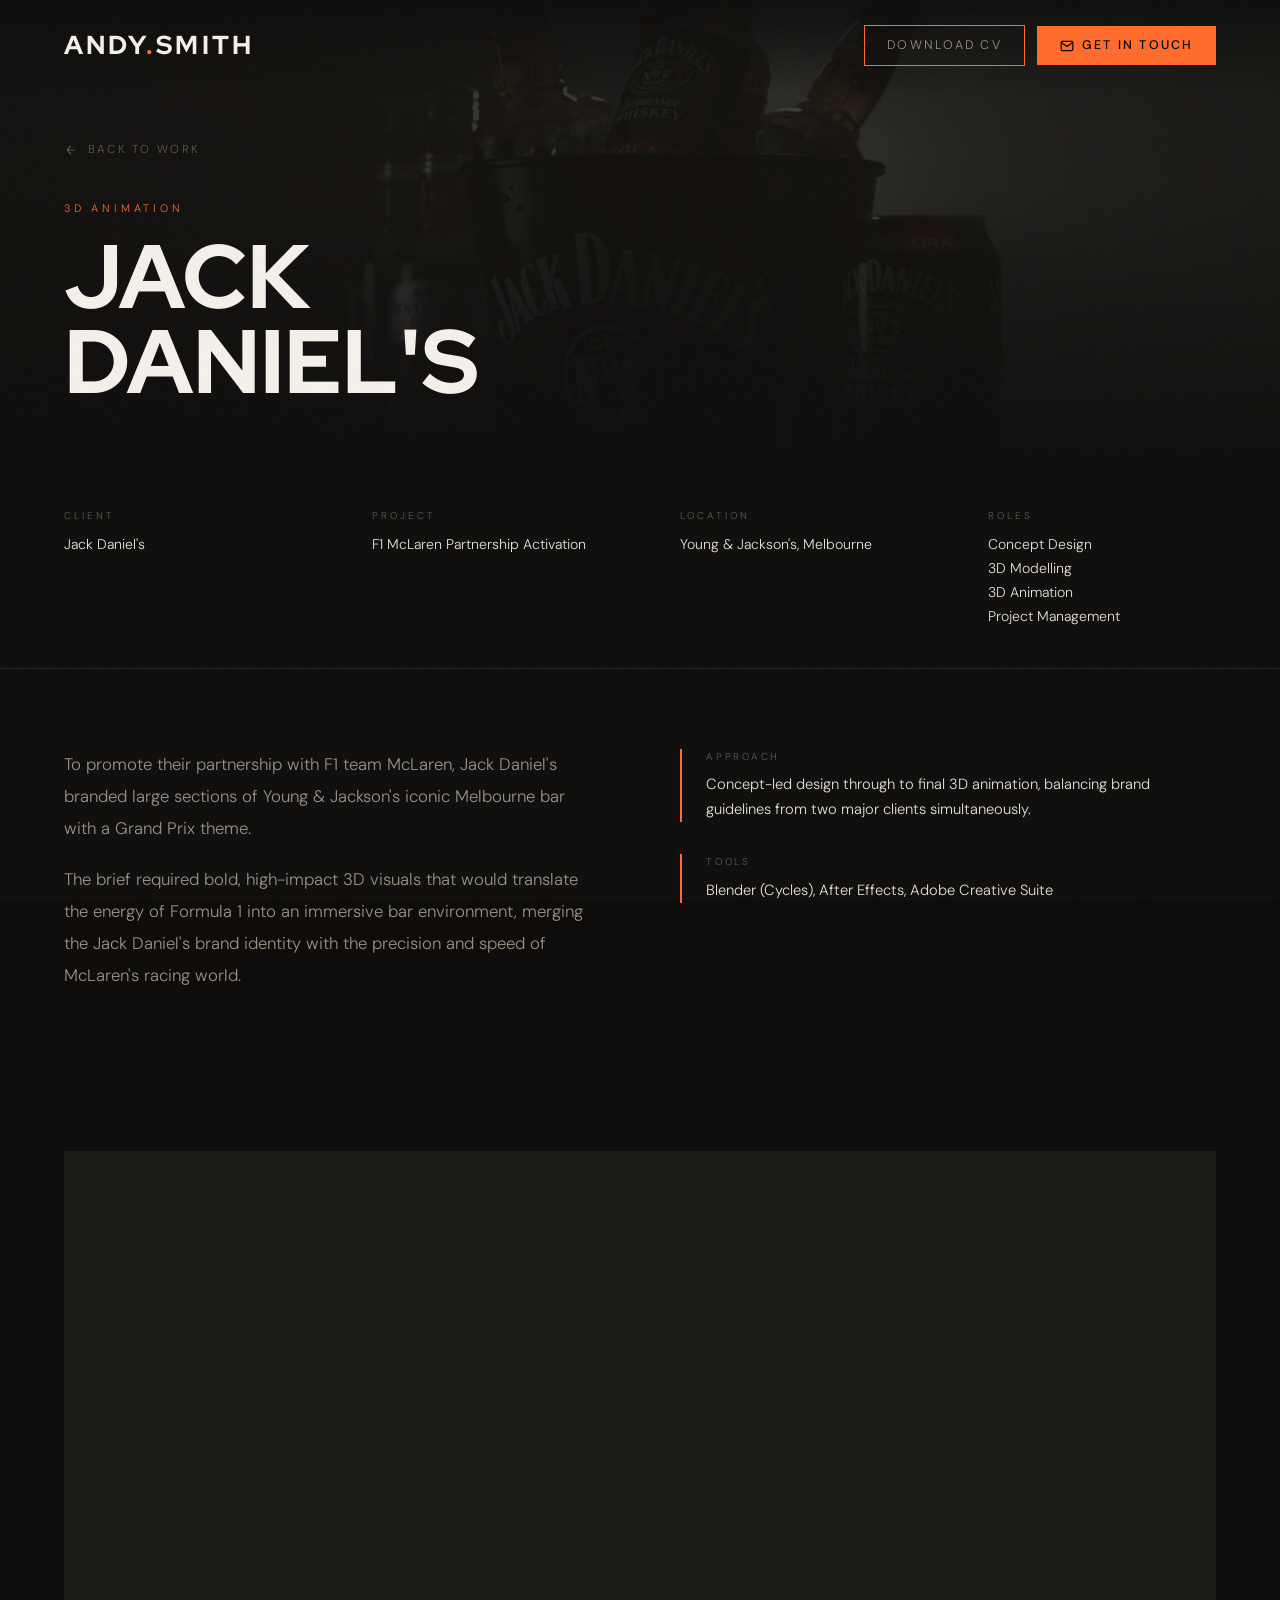
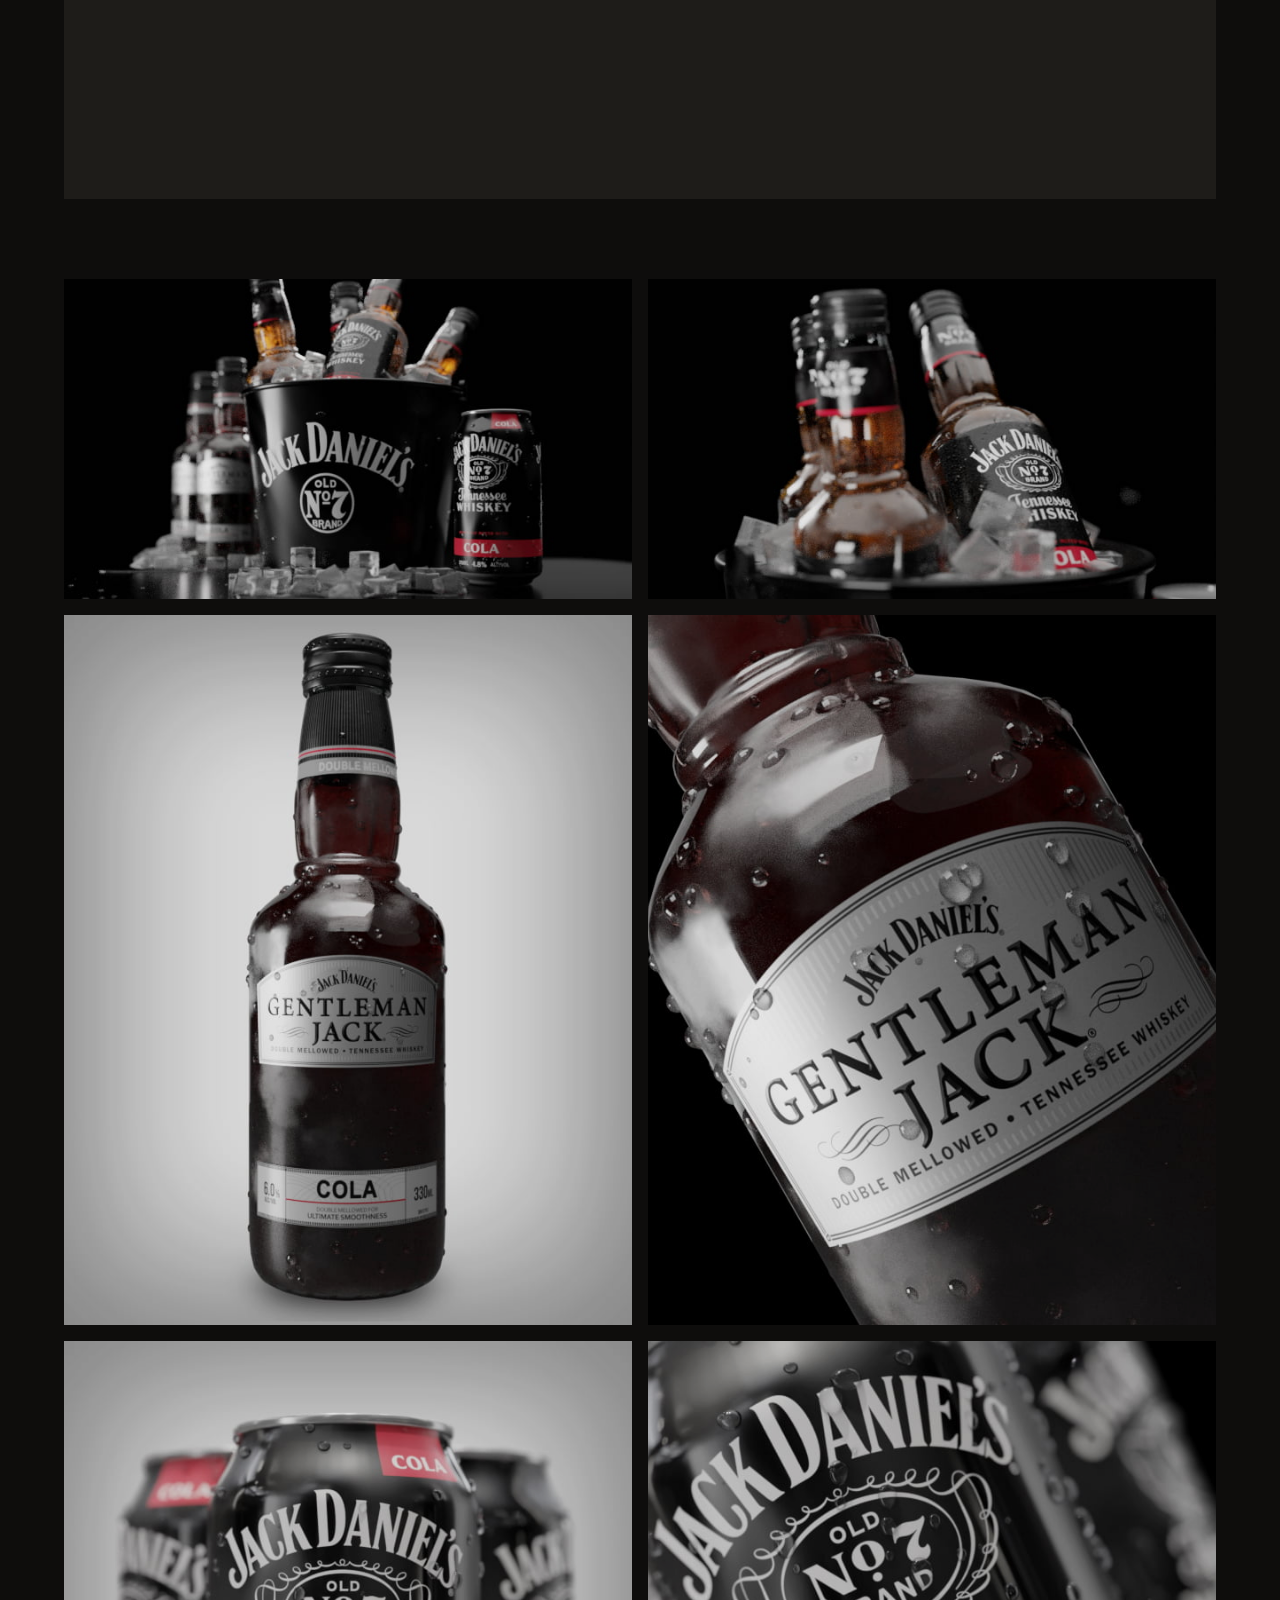
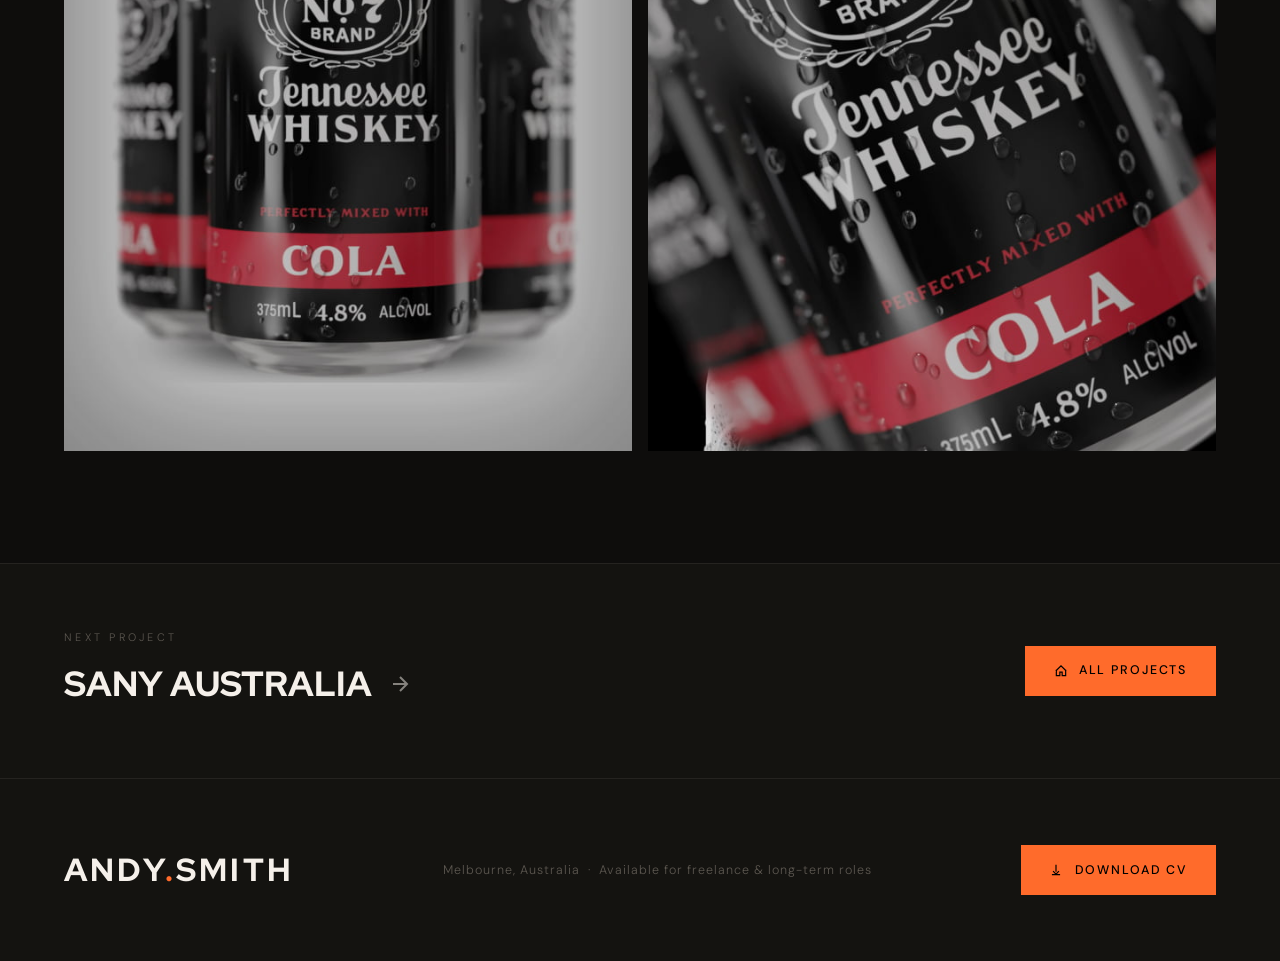
<file: portfolio-jd.html>
<!DOCTYPE html>
<html lang="en">
<head>
  <meta charset="utf-8">
  <meta name="viewport" content="width=device-width, initial-scale=1.0">
  <title>Jack Daniel's | Andy Smith</title>
  <meta name="description" content="3D animation for Jack Daniel's F1 McLaren partnership activation at Young & Jackson's, Melbourne.">
  <link rel="preconnect" href="https://fonts.googleapis.com">
  <link href="https://fonts.googleapis.com/css2?family=Red+Hat+Display:ital,wght@0,700;0,800;0,900;1,700;1,800;1,900&family=DM+Sans:ital,wght@0,300;0,400;0,500;1,300&display=swap" rel="stylesheet">
  <link rel="stylesheet" href="assets/css/andy-smith.css">
  <style>

    /* ─── PAGE HERO ──────────────────────────────────────────── */
    #page-hero {
      min-height: 52vh;
      display: flex;
      flex-direction: column;
      justify-content: flex-end;
      padding: 8rem 4rem 4rem;
      position: relative;
      overflow: hidden;
      background: var(--bg2);
    }

    .page-hero-bg {
      position: absolute;
      inset: 0;
      background-image: url('assets/img/portfolio_images/jd2.jpg');
      background-size: cover;
      background-position: center;
      opacity: 0.35;
    }

    .page-hero-overlay {
      position: absolute;
      inset: 0;
      background:
        linear-gradient(to top, rgba(14,13,12,1) 0%, rgba(14,13,12,0.3) 60%),
        linear-gradient(to right, rgba(14,13,12,0.5) 0%, transparent 70%);
    }

    .page-hero-content {
      position: relative;
      z-index: 2;
      max-width: 1200px;
      margin: 0 auto;
      width: 100%;
    }

    .back-link {
      display: inline-flex;
      align-items: center;
      gap: 0.6rem;
      font-size: 0.72rem;
      letter-spacing: 0.2em;
      text-transform: uppercase;
      color: var(--text-faint);
      text-decoration: none;
      margin-bottom: 2.5rem;
      transition: color 0.3s;
    }
    .back-link:hover { color: var(--orange); }
    .back-link svg { width: 14px; height: 14px; }

    .page-eyebrow {
      font-size: 0.68rem;
      letter-spacing: 0.35em;
      text-transform: uppercase;
      color: var(--orange);
      margin-bottom: 1rem;
    }

    h1.page-title {
      font-family: 'Red Hat Display', sans-serif;
      font-weight: 800;
      font-size: clamp(42px, 7vw, 96px);
      line-height: 0.95;
      color: var(--white);
      text-transform: uppercase;
      letter-spacing: 0;
    }

    /* ─── PROJECT META BAR ───────────────────────────────────── */
    #project-meta {
      background: var(--bg);
      border-bottom: 1px solid var(--surface2);
      padding: 2.5rem 4rem;
    }

    .meta-inner {
      max-width: 1200px;
      margin: 0 auto;
      display: flex;
      align-items: flex-start;
      gap: 5rem;
      flex-wrap: wrap;
    }

    .meta-group { flex: 1; min-width: 140px; }

    .meta-label {
      font-size: 0.62rem;
      letter-spacing: 0.3em;
      text-transform: uppercase;
      color: var(--text-faint);
      margin-bottom: 0.5rem;
    }

    .meta-value {
      font-size: 0.88rem;
      color: var(--text);
      line-height: 1.6;
    }

    .meta-value.roles {
      display: flex;
      flex-direction: column;
      gap: 0.1rem;
    }

    /* ─── PROJECT BODY ───────────────────────────────────────── */
    #project-body {
      padding: 5rem 4rem;
      background: var(--bg);
    }

    .project-inner {
      max-width: 1200px;
      margin: 0 auto;
    }

    .project-description {
      display: grid;
      grid-template-columns: 1fr 1fr;
      gap: 5rem;
      margin-bottom: 5rem;
      align-items: start;
    }

    .project-desc-text {
      font-size: 1.05rem;
      color: var(--text-dim);
      line-height: 1.9;
    }
    .project-desc-text p + p { margin-top: 1.2rem; }

    .aside-block {
      border-left: 2px solid var(--orange);
      padding-left: 1.5rem;
      margin-bottom: 2rem;
    }
    .aside-label {
      font-size: 0.62rem;
      letter-spacing: 0.28em;
      text-transform: uppercase;
      color: var(--text-faint);
      margin-bottom: 0.4rem;
    }
    .aside-val {
      font-size: 0.92rem;
      color: var(--text);
    }

    /* ─── VIDEO SECTION ──────────────────────────────────────── */
    #project-video {
      padding: 0 4rem 5rem;
      background: var(--bg);
    }

    .video-inner {
      max-width: 1200px;
      margin: 0 auto;
    }

    /* ─── IMAGE GRID ─────────────────────────────────────────── */
    #project-images {
      padding: 0 4rem 6rem;
      background: var(--bg);
    }

    .image-inner {
      max-width: 1200px;
      margin: 0 auto;
    }

    .image-grid-2 {
      display: grid;
      grid-template-columns: 1fr 1fr;
      gap: 1rem;
      margin-bottom: 1rem;
    }

    .folio-img-wrap { overflow: hidden; }

    .folio-img {
      width: 100%;
      aspect-ratio: 16/9;
      object-fit: cover;
      display: block;
      filter: brightness(0.92);
      transition: filter 0.4s ease, transform 0.5s ease;
    }

    /* Portrait images — bucket shots are taller */
    .folio-img.portrait {
      aspect-ratio: 4/5;
    }

    .folio-img-wrap:hover .folio-img {
      filter: brightness(1.05);
      transform: scale(1.02);
    }

    /* ─── NEXT PROJECT ───────────────────────────────────────── */
    #next-project {
      background: var(--bg2);
      border-top: 1px solid var(--surface2);
      padding: 4rem;
    }

    .next-inner {
      max-width: 1200px;
      margin: 0 auto;
      display: flex;
      align-items: center;
      justify-content: space-between;
      flex-wrap: wrap;
      gap: 2rem;
    }

    .next-label {
      font-size: 0.68rem;
      letter-spacing: 0.3em;
      text-transform: uppercase;
      color: var(--text-faint);
      margin-bottom: 0.5rem;
    }

    .next-title {
      font-family: 'Red Hat Display', sans-serif;
      font-weight: 800;
      font-size: clamp(1.4rem, 3vw, 2.2rem);
      color: var(--white);
      text-transform: uppercase;
      text-decoration: none;
      display: flex;
      align-items: center;
      gap: 1rem;
      transition: color 0.3s;
    }
    .next-title:hover { color: var(--orange); }
    .next-title svg { width: 24px; height: 24px; opacity: 0.5; transition: opacity 0.3s, transform 0.3s; }
    .next-title:hover svg { opacity: 1; transform: translateX(6px); }

    /* ─── RESPONSIVE ─────────────────────────────────────────── */
    .nav-right {
      display: flex;
      align-items: center;
      gap: 0.75rem;
    }
    .nav-email {
      display: inline-flex;
      align-items: center;
      gap: 0.5rem;
      font-size: 0.78rem;
      letter-spacing: 0.18em;
      text-transform: uppercase;
      background: var(--orange);
      color: #000;
      text-decoration: none;
      padding: 0.55rem 1.4rem;
      transition: all 0.3s;
      font-weight: 500;
    }
    .nav-email:hover { background: var(--white); }
    .nav-email svg { width: 14px; height: 14px; flex-shrink: 0; }

    @media (max-width: 600px) {
      .nav-link { display: none; }
      h1.page-title { font-size: clamp(32px, 10vw, 96px); }
      .nav-email span { display: none; }
      .nav-email { padding: 0.55rem 0.7rem; gap: 0; }
    }

    @media (max-width: 900px) {
      #page-hero, #project-meta, #project-body, #project-video, #project-images, #next-project {
        padding-left: 1.5rem;
        padding-right: 1.5rem;
      }
      .project-description { grid-template-columns: 1fr; gap: 2.5rem; }
      .image-grid-2 { grid-template-columns: 1fr; }
      .meta-inner { gap: 2rem; }
      .next-inner { flex-direction: column; align-items: flex-start; }
    }

  </style>
</head>
<body>

  <!-- NAV -->
  <nav>
    <a class="nav-logo" href="index.html">ANDY<span>.</span>SMITH</a>
    <div class="nav-right">
      <a class="nav-link" href="Andy_Smith_CV.pdf">Download CV</a>
      <a class="nav-email" href="mailto:crazyfoxanimation@gmail.com">
        <svg viewBox="0 0 24 24" fill="none" stroke="currentColor" stroke-width="2"><path d="M4 4h16c1.1 0 2 .9 2 2v12c0 1.1-.9 2-2 2H4c-1.1 0-2-.9-2-2V6c0-1.1.9-2 2-2z"/><polyline points="22,6 12,13 2,6"/></svg>
        <span>Get in Touch</span>
      </a>
    </div>
  </nav>

  <!-- PAGE HERO -->
  <section id="page-hero">
    <div class="page-hero-bg"></div>
    <div class="page-hero-overlay"></div>
    <div class="page-hero-content">
      <a class="back-link" href="index.html">
        <svg viewBox="0 0 24 24" fill="none" stroke="currentColor" stroke-width="2"><path d="M19 12H5M5 12l7-7M5 12l7 7"/></svg>
        Back to work
      </a>
      <div class="page-eyebrow">3D Animation</div>
      <h1 class="page-title">Jack<br>Daniel's</h1>
    </div>
  </section>

  <!-- META BAR -->
  <section id="project-meta">
    <div class="meta-inner">
      <div class="meta-group">
        <div class="meta-label">Client</div>
        <div class="meta-value">Jack Daniel's</div>
      </div>
      <div class="meta-group">
        <div class="meta-label">Project</div>
        <div class="meta-value">F1 McLaren Partnership Activation</div>
      </div>
      <div class="meta-group">
        <div class="meta-label">Location</div>
        <div class="meta-value">Young &amp; Jackson's, Melbourne</div>
      </div>
      <div class="meta-group">
        <div class="meta-label">Roles</div>
        <div class="meta-value roles">
          <span>Concept Design</span>
          <span>3D Modelling</span>
          <span>3D Animation</span>
          <span>Project Management</span>
        </div>
      </div>
    </div>
  </section>

  <!-- PROJECT BODY -->
  <section id="project-body">
    <div class="project-inner">
      <div class="project-description reveal-up">
        <div class="project-desc-text">
          <p>To promote their partnership with F1 team McLaren, Jack Daniel's branded large sections of Young &amp; Jackson's iconic Melbourne bar with a Grand Prix theme.</p>
          <p>The brief required bold, high-impact 3D visuals that would translate the energy of Formula 1 into an immersive bar environment, merging the Jack Daniel's brand identity with the precision and speed of McLaren's racing world.</p>
        </div>
        <div class="project-desc-aside">
          <div class="aside-block">
            <div class="aside-label">Approach</div>
            <div class="aside-val">Concept-led design through to final 3D animation, balancing brand guidelines from two major clients simultaneously.</div>
          </div>
          <div class="aside-block">
            <div class="aside-label">Tools</div>
            <div class="aside-val">Blender (Cycles), After Effects, Adobe Creative Suite</div>
          </div>
        </div>
      </div>
    </div>
  </section>

  <!-- VIDEO -->
  <section id="project-video">
    <div class="video-inner reveal-up">
      <div class="video-frame">
        <iframe src="https://www.youtube.com/embed/0LQNkQf6Uv0" allowfullscreen></iframe>
      </div>
    </div>
  </section>

  <!-- IMAGES -->
  <section id="project-images">
    <div class="image-inner">

      <div class="image-grid-2 reveal-up">
        <div class="folio-img-wrap">
          <img class="folio-img" src="assets/img/portfolio_images/jd/bucket1.jpg" alt="Jack Daniel's — bucket render 1">
        </div>
        <div class="folio-img-wrap">
          <img class="folio-img" src="assets/img/portfolio_images/jd/bucket4.jpg" alt="Jack Daniel's — bucket render 2">
        </div>
      </div>

      <div class="image-grid-2 reveal-up">
        <div class="folio-img-wrap">
          <img class="folio-img portrait" src="assets/img/portfolio_images/jd/gj1.jpg" alt="Jack Daniel's — Young and Jacksons venue 1">
        </div>
        <div class="folio-img-wrap">
          <img class="folio-img portrait" src="assets/img/portfolio_images/jd/gj2.jpg" alt="Jack Daniel's — Young and Jacksons venue 2">
        </div>
      </div>

      <div class="image-grid-2 reveal-up">
        <div class="folio-img-wrap">
          <img class="folio-img portrait" src="assets/img/portfolio_images/jd/cans1.jpg" alt="Jack Daniel's — cans render 1">
        </div>
        <div class="folio-img-wrap">
          <img class="folio-img portrait" src="assets/img/portfolio_images/jd/cans2.jpg" alt="Jack Daniel's — cans render 2">
        </div>
      </div>

    </div>
  </section>

  <!-- NEXT PROJECT -->
  <section id="next-project">
    <div class="next-inner">
      <div>
        <div class="next-label">Next Project</div>
        <a class="next-title" href="portfolio-sany.html">
          Sany Australia
          <svg viewBox="0 0 24 24" fill="none" stroke="currentColor" stroke-width="2"><path d="M5 12h14M12 5l7 7-7 7"/></svg>
        </a>
      </div>
      <a href="index.html" class="footer-cta">
        <svg width="14" height="14" viewBox="0 0 24 24" fill="none" stroke="currentColor" stroke-width="2"><path d="M3 12l9-9 9 9M4 10v10h6v-6h4v6h6V10"/></svg>
        All Projects
      </a>
    </div>
  </section>

  <!-- FOOTER -->
  <footer>
    <div class="footer-logo">ANDY<span>.</span>SMITH</div>
    <div class="footer-note">Melbourne, Australia &nbsp;·&nbsp; Available for freelance &amp; long-term roles</div>
    <a href="Andy_Smith_CV.pdf" class="footer-cta">
      <svg width="14" height="14" viewBox="0 0 24 24" fill="none" stroke="currentColor" stroke-width="2"><path d="M12 3v12M7 14l5 5 5-5M5 20h14"/></svg>
      Download CV
    </a>
  </footer>

  <script>
    const nav = document.querySelector('nav');
    window.addEventListener('scroll', () => {
      if (window.scrollY > 60) {
        nav.style.background = 'rgba(14,13,12,0.97)';
        nav.style.backdropFilter = 'blur(12px)';
      } else {
        nav.style.background = 'linear-gradient(to bottom, rgba(14,13,12,0.95) 0%, transparent 100%)';
        nav.style.backdropFilter = 'none';
      }
    }, { passive: true });

    const observer = new IntersectionObserver(entries => {
      entries.forEach(entry => {
        if (entry.isIntersecting) {
          entry.target.classList.add('in');
          observer.unobserve(entry.target);
        }
      });
    }, { threshold: 0.1, rootMargin: '0px 0px -40px 0px' });

    document.querySelectorAll('.reveal-up, .reveal-left, .reveal-fade')
      .forEach(el => observer.observe(el));
  </script>

</body>
</html>
</file>
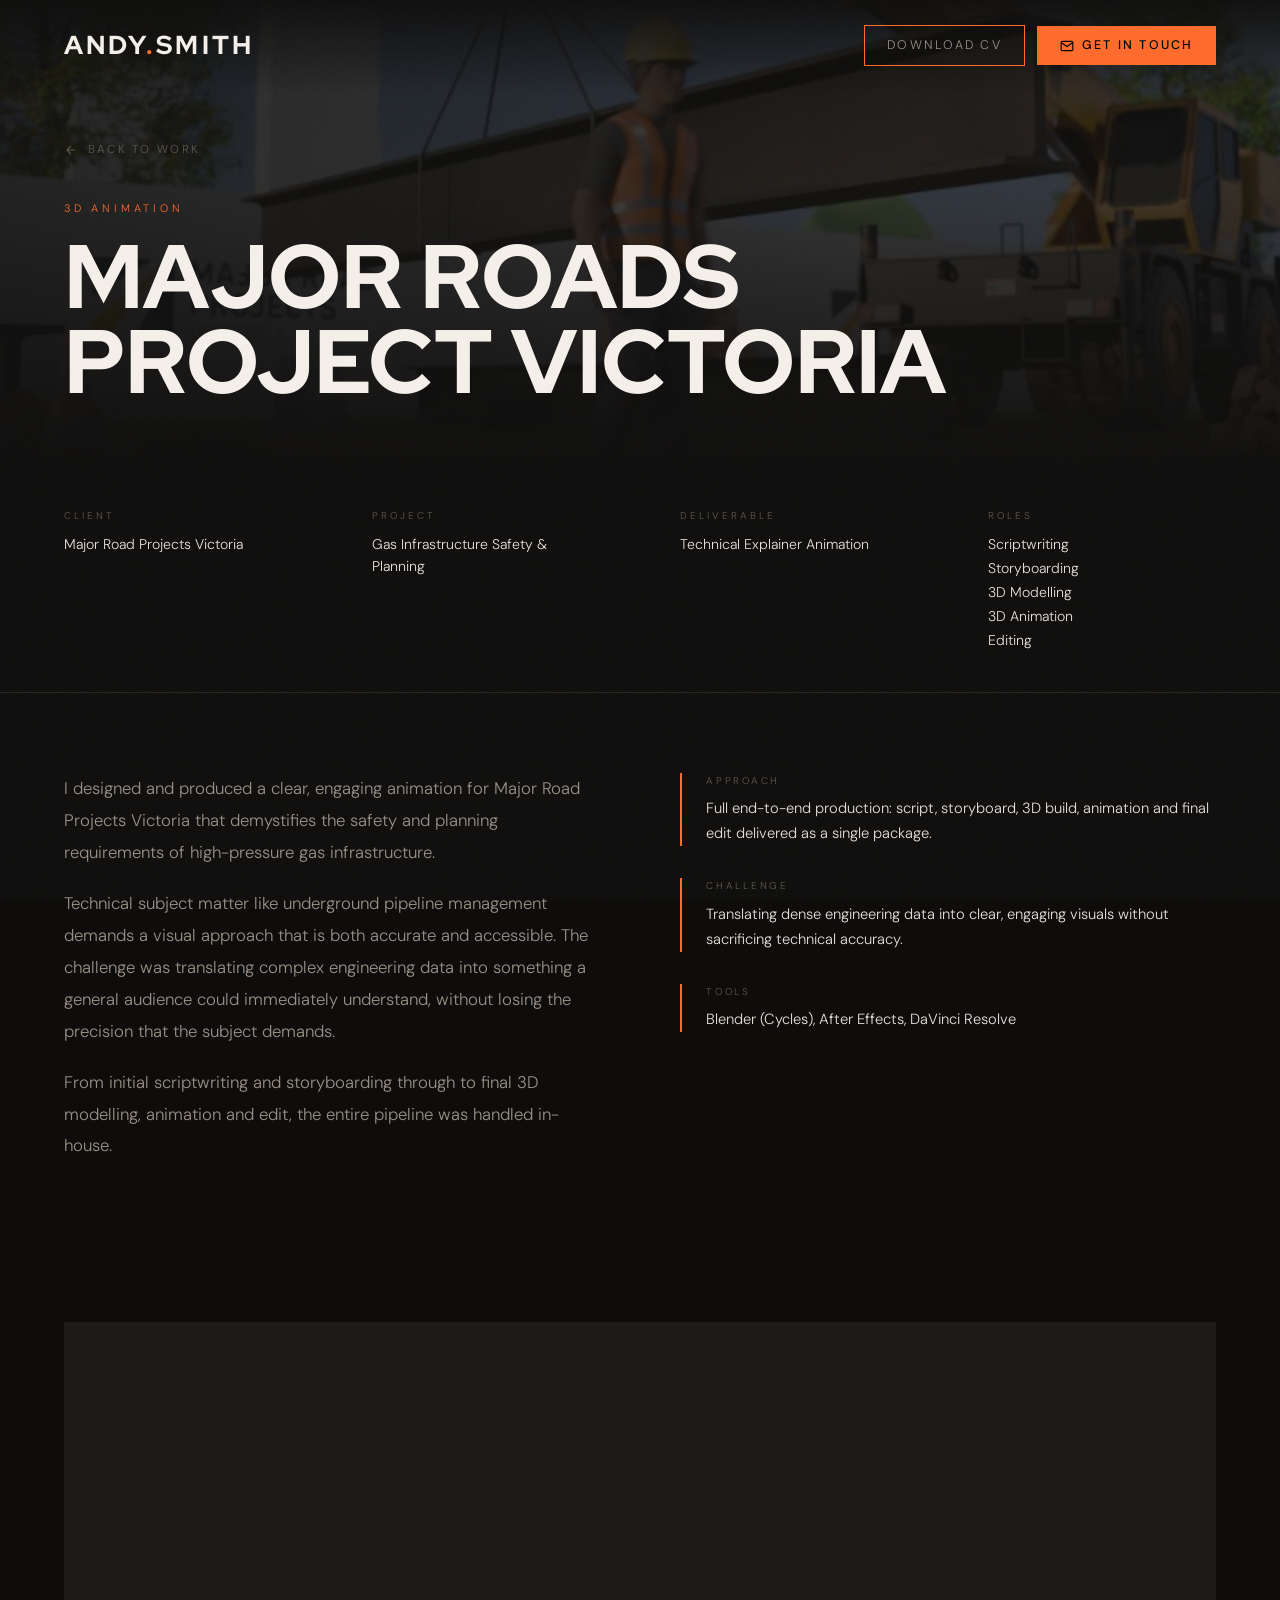
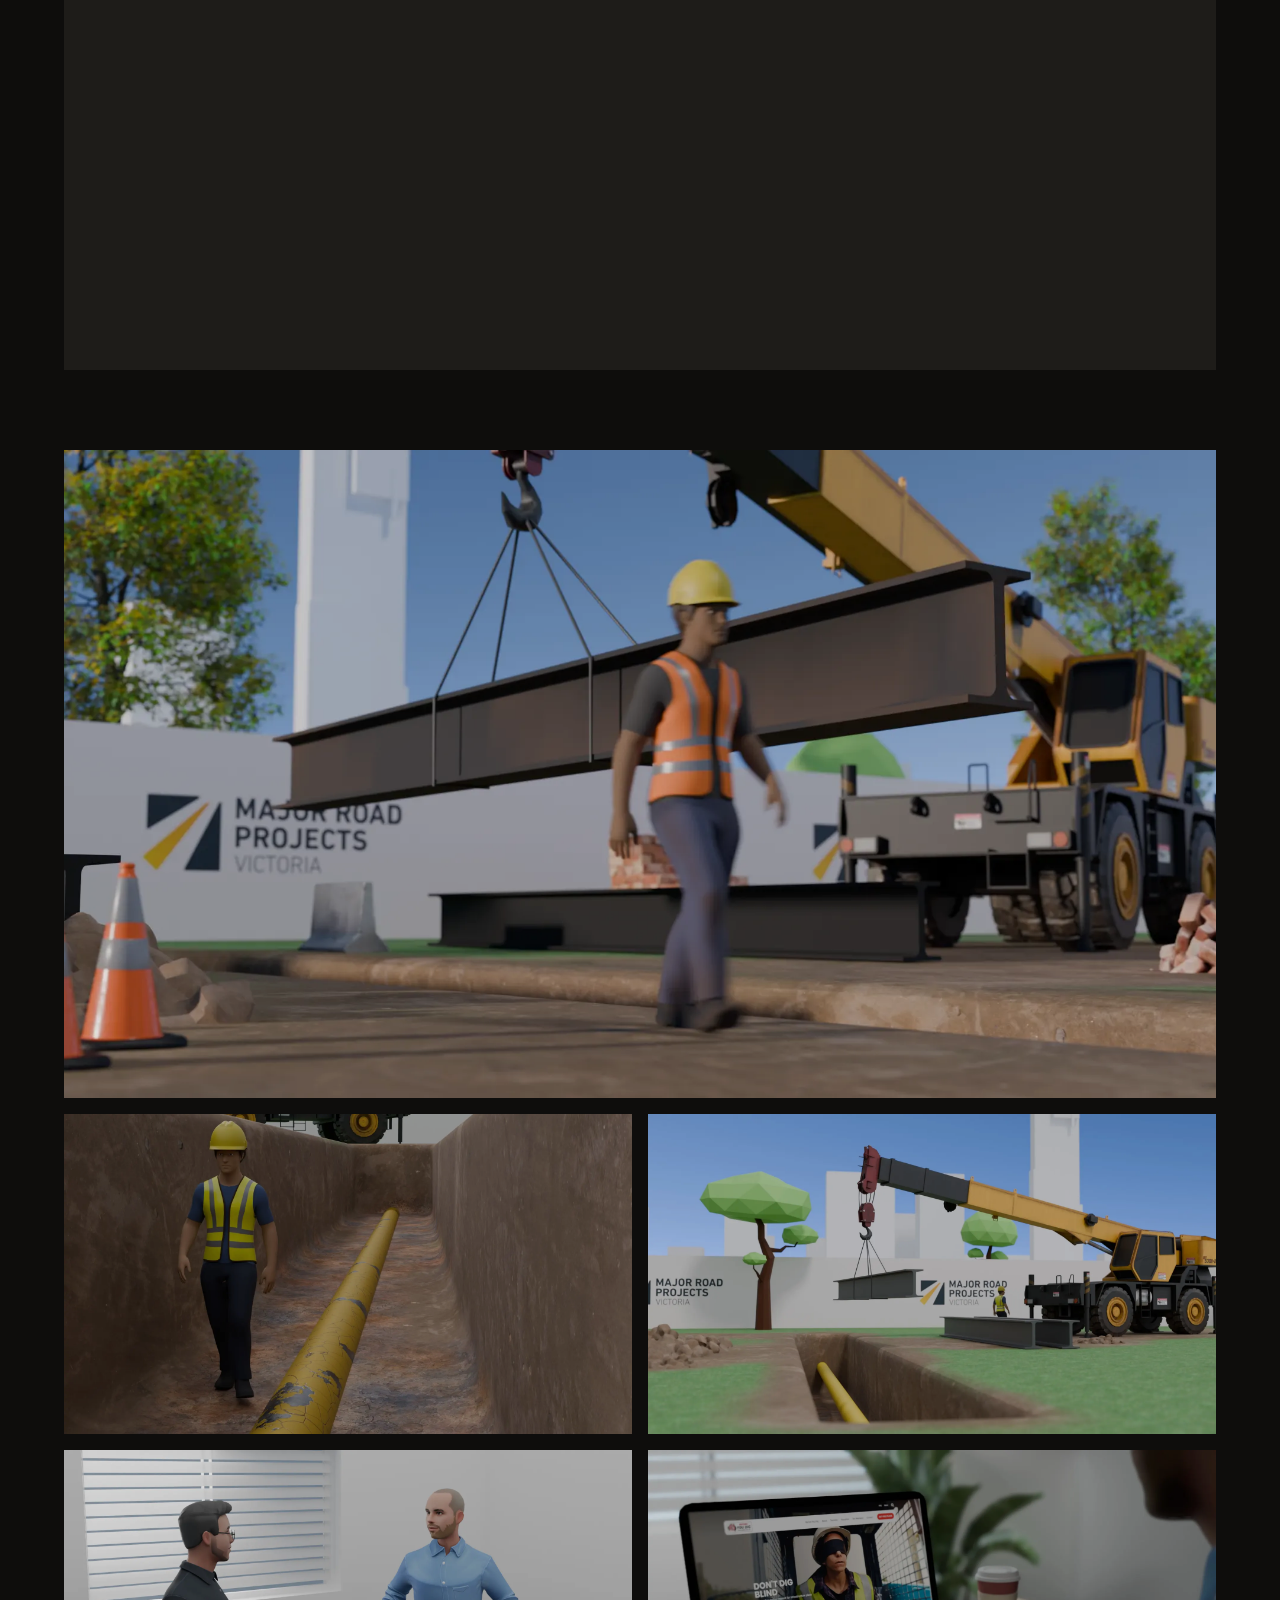
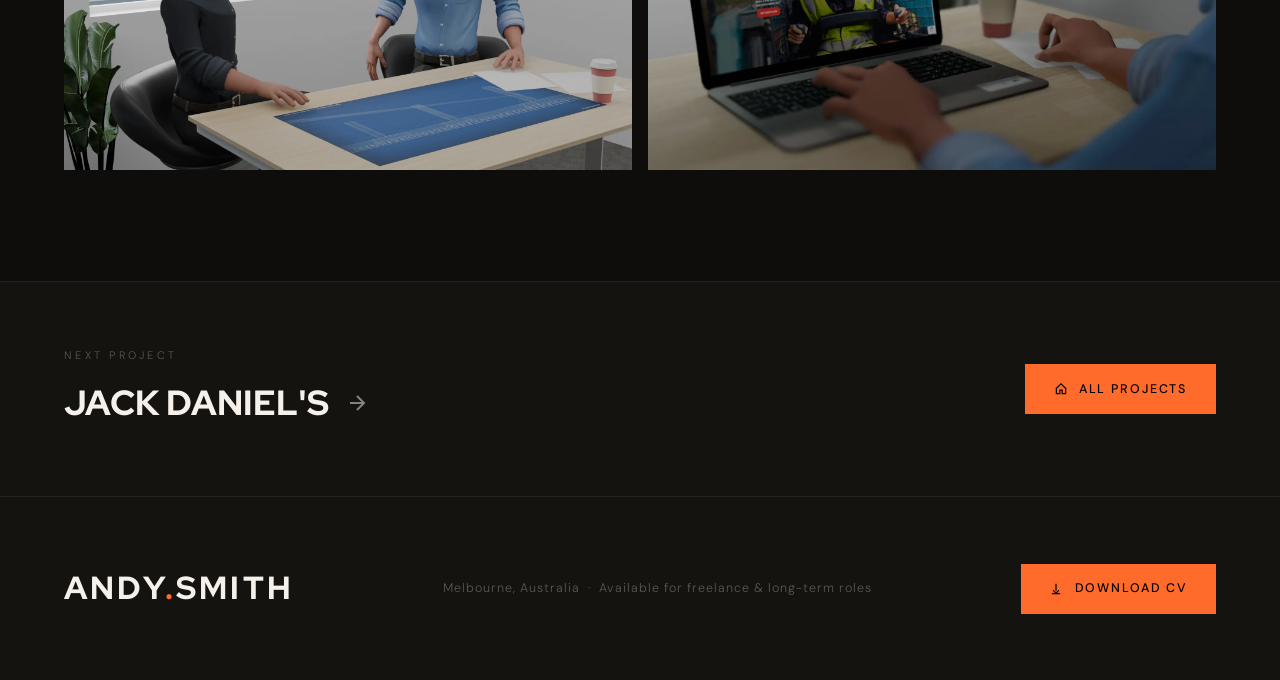
<file: portfolio-mrpv.html>
<!DOCTYPE html>
<html lang="en">
<head>
  <meta charset="utf-8">
  <meta name="viewport" content="width=device-width, initial-scale=1.0">
  <title>Major Roads Project Victoria | Andy Smith</title>
  <meta name="description" content="3D animation for Major Road Projects Victoria, demystifying high-pressure gas infrastructure safety and planning.">
  <link rel="preconnect" href="https://fonts.googleapis.com">
  <link href="https://fonts.googleapis.com/css2?family=Red+Hat+Display:ital,wght@0,700;0,800;0,900;1,700;1,800;1,900&family=DM+Sans:ital,wght@0,300;0,400;0,500;1,300&display=swap" rel="stylesheet">
  <link rel="stylesheet" href="assets/css/andy-smith.css">
  <style>

    #page-hero {
      min-height: 52vh;
      display: flex;
      flex-direction: column;
      justify-content: flex-end;
      padding: 8rem 4rem 4rem;
      position: relative;
      overflow: hidden;
      background: var(--bg2);
    }

    .page-hero-bg {
      position: absolute;
      inset: 0;
      background-image: url('assets/img/portfolio_images/majorroads.jpg');
      background-size: cover;
      background-position: center;
      opacity: 0.35;
    }

    .page-hero-overlay {
      position: absolute;
      inset: 0;
      background:
        linear-gradient(to top, rgba(14,13,12,1) 0%, rgba(14,13,12,0.3) 60%),
        linear-gradient(to right, rgba(14,13,12,0.5) 0%, transparent 70%);
    }

    .page-hero-content {
      position: relative;
      z-index: 2;
      max-width: 1200px;
      margin: 0 auto;
      width: 100%;
    }

    .back-link {
      display: inline-flex;
      align-items: center;
      gap: 0.6rem;
      font-size: 0.72rem;
      letter-spacing: 0.2em;
      text-transform: uppercase;
      color: var(--text-faint);
      text-decoration: none;
      margin-bottom: 2.5rem;
      transition: color 0.3s;
    }
    .back-link:hover { color: var(--orange); }
    .back-link svg { width: 14px; height: 14px; }

    .page-eyebrow {
      font-size: 0.68rem;
      letter-spacing: 0.35em;
      text-transform: uppercase;
      color: var(--orange);
      margin-bottom: 1rem;
    }

    h1.page-title {
      font-family: 'Red Hat Display', sans-serif;
      font-weight: 800;
      font-size: clamp(42px, 7vw, 96px);
      line-height: 0.95;
      color: var(--white);
      text-transform: uppercase;
      letter-spacing: 0;
    }

    /* ─── META BAR ───────────────────────────────────────────── */
    #project-meta {
      background: var(--bg);
      border-bottom: 1px solid var(--surface2);
      padding: 2.5rem 4rem;
    }

    .meta-inner {
      max-width: 1200px;
      margin: 0 auto;
      display: flex;
      align-items: flex-start;
      gap: 5rem;
      flex-wrap: wrap;
    }

    .meta-group { flex: 1; min-width: 140px; }

    .meta-label {
      font-size: 0.62rem;
      letter-spacing: 0.3em;
      text-transform: uppercase;
      color: var(--text-faint);
      margin-bottom: 0.5rem;
    }

    .meta-value {
      font-size: 0.88rem;
      color: var(--text);
      line-height: 1.6;
    }

    .meta-value.roles {
      display: flex;
      flex-direction: column;
      gap: 0.1rem;
    }

    /* ─── PROJECT BODY ───────────────────────────────────────── */
    #project-body {
      padding: 5rem 4rem;
      background: var(--bg);
    }

    .project-inner { max-width: 1200px; margin: 0 auto; }

    .project-description {
      display: grid;
      grid-template-columns: 1fr 1fr;
      gap: 5rem;
      margin-bottom: 5rem;
      align-items: start;
    }

    .project-desc-text {
      font-size: 1.05rem;
      color: var(--text-dim);
      line-height: 1.9;
    }
    .project-desc-text p + p { margin-top: 1.2rem; }

    .aside-block {
      border-left: 2px solid var(--orange);
      padding-left: 1.5rem;
      margin-bottom: 2rem;
    }
    .aside-label {
      font-size: 0.62rem;
      letter-spacing: 0.28em;
      text-transform: uppercase;
      color: var(--text-faint);
      margin-bottom: 0.4rem;
    }
    .aside-val {
      font-size: 0.92rem;
      color: var(--text);
    }

    /* ─── VIDEO ──────────────────────────────────────────────── */
    #project-video {
      padding: 0 4rem 5rem;
      background: var(--bg);
    }

    .video-inner { max-width: 1200px; margin: 0 auto; }

    /* ─── IMAGES ─────────────────────────────────────────────── */
    #project-images {
      padding: 0 4rem 6rem;
      background: var(--bg);
    }

    .image-inner { max-width: 1200px; margin: 0 auto; }

    /* Full-width single image */
    .image-grid-full {
      margin-bottom: 1rem;
    }

    .image-grid-2 {
      display: grid;
      grid-template-columns: 1fr 1fr;
      gap: 1rem;
      margin-bottom: 1rem;
    }

    .folio-img-wrap { overflow: hidden; }

    .folio-img {
      width: 100%;
      aspect-ratio: 16/9;
      object-fit: cover;
      display: block;
      filter: brightness(0.92);
      transition: filter 0.4s ease, transform 0.5s ease;
    }
    .folio-img-wrap:hover .folio-img {
      filter: brightness(1.05);
      transform: scale(1.02);
    }

    /* ─── NEXT PROJECT ───────────────────────────────────────── */
    #next-project {
      background: var(--bg2);
      border-top: 1px solid var(--surface2);
      padding: 4rem;
    }

    .next-inner {
      max-width: 1200px;
      margin: 0 auto;
      display: flex;
      align-items: center;
      justify-content: space-between;
      flex-wrap: wrap;
      gap: 2rem;
    }

    .next-label {
      font-size: 0.68rem;
      letter-spacing: 0.3em;
      text-transform: uppercase;
      color: var(--text-faint);
      margin-bottom: 0.5rem;
    }

    .next-title {
      font-family: 'Red Hat Display', sans-serif;
      font-weight: 800;
      font-size: clamp(1.4rem, 3vw, 2.2rem);
      color: var(--white);
      text-transform: uppercase;
      text-decoration: none;
      display: flex;
      align-items: center;
      gap: 1rem;
      transition: color 0.3s;
    }
    .next-title:hover { color: var(--orange); }
    .next-title svg { width: 24px; height: 24px; opacity: 0.5; transition: opacity 0.3s, transform 0.3s; }
    .next-title:hover svg { opacity: 1; transform: translateX(6px); }

    /* ─── RESPONSIVE ─────────────────────────────────────────── */
    .nav-right {
      display: flex;
      align-items: center;
      gap: 0.75rem;
    }
    .nav-email {
      display: inline-flex;
      align-items: center;
      gap: 0.5rem;
      font-size: 0.78rem;
      letter-spacing: 0.18em;
      text-transform: uppercase;
      background: var(--orange);
      color: #000;
      text-decoration: none;
      padding: 0.55rem 1.4rem;
      transition: all 0.3s;
      font-weight: 500;
    }
    .nav-email:hover { background: var(--white); }
    .nav-email svg { width: 14px; height: 14px; flex-shrink: 0; }

    @media (max-width: 600px) {
      .nav-link { display: none; }
      h1.page-title { font-size: clamp(32px, 10vw, 96px); }
      .nav-email span { display: none; }
      .nav-email { padding: 0.55rem 0.7rem; gap: 0; }
    }

    @media (max-width: 900px) {
      #page-hero, #project-meta, #project-body, #project-video, #project-images, #next-project {
        padding-left: 1.5rem;
        padding-right: 1.5rem;
      }
      .project-description { grid-template-columns: 1fr; gap: 2.5rem; }
      .image-grid-2 { grid-template-columns: 1fr; }
      .meta-inner { gap: 2rem; }
      .next-inner { flex-direction: column; align-items: flex-start; }
    }

  </style>
</head>
<body>

  <!-- NAV -->
  <nav>
    <a class="nav-logo" href="index.html">ANDY<span>.</span>SMITH</a>
    <div class="nav-right">
      <a class="nav-link" href="Andy_Smith_CV.pdf">Download CV</a>
      <a class="nav-email" href="mailto:crazyfoxanimation@gmail.com">
        <svg viewBox="0 0 24 24" fill="none" stroke="currentColor" stroke-width="2"><path d="M4 4h16c1.1 0 2 .9 2 2v12c0 1.1-.9 2-2 2H4c-1.1 0-2-.9-2-2V6c0-1.1.9-2 2-2z"/><polyline points="22,6 12,13 2,6"/></svg>
        <span>Get in Touch</span>
      </a>
    </div>
  </nav>

  <!-- PAGE HERO -->
  <section id="page-hero">
    <div class="page-hero-bg"></div>
    <div class="page-hero-overlay"></div>
    <div class="page-hero-content">
      <a class="back-link" href="index.html">
        <svg viewBox="0 0 24 24" fill="none" stroke="currentColor" stroke-width="2"><path d="M19 12H5M5 12l7-7M5 12l7 7"/></svg>
        Back to work
      </a>
      <div class="page-eyebrow">3D Animation</div>
      <h1 class="page-title">Major Roads<br>Project Victoria</h1>
    </div>
  </section>

  <!-- META BAR -->
  <section id="project-meta">
    <div class="meta-inner">
      <div class="meta-group">
        <div class="meta-label">Client</div>
        <div class="meta-value">Major Road Projects Victoria</div>
      </div>
      <div class="meta-group">
        <div class="meta-label">Project</div>
        <div class="meta-value">Gas Infrastructure Safety &amp; Planning</div>
      </div>
      <div class="meta-group">
        <div class="meta-label">Deliverable</div>
        <div class="meta-value">Technical Explainer Animation</div>
      </div>
      <div class="meta-group">
        <div class="meta-label">Roles</div>
        <div class="meta-value roles">
          <span>Scriptwriting</span>
          <span>Storyboarding</span>
          <span>3D Modelling</span>
          <span>3D Animation</span>
          <span>Editing</span>
        </div>
      </div>
    </div>
  </section>

  <!-- PROJECT BODY -->
  <section id="project-body">
    <div class="project-inner">
      <div class="project-description reveal-up">
        <div class="project-desc-text">
          <p>I designed and produced a clear, engaging animation for Major Road Projects Victoria that demystifies the safety and planning requirements of high-pressure gas infrastructure.</p>
          <p>Technical subject matter like underground pipeline management demands a visual approach that is both accurate and accessible. The challenge was translating complex engineering data into something a general audience could immediately understand, without losing the precision that the subject demands.</p>
          <p>From initial scriptwriting and storyboarding through to final 3D modelling, animation and edit, the entire pipeline was handled in-house.</p>
        </div>
        <div class="project-desc-aside">
          <div class="aside-block">
            <div class="aside-label">Approach</div>
            <div class="aside-val">Full end-to-end production: script, storyboard, 3D build, animation and final edit delivered as a single package.</div>
          </div>
          <div class="aside-block">
            <div class="aside-label">Challenge</div>
            <div class="aside-val">Translating dense engineering data into clear, engaging visuals without sacrificing technical accuracy.</div>
          </div>
          <div class="aside-block">
            <div class="aside-label">Tools</div>
            <div class="aside-val">Blender (Cycles), After Effects, DaVinci Resolve</div>
          </div>
        </div>
      </div>
    </div>
  </section>

  <!-- VIDEO -->
  <section id="project-video">
    <div class="video-inner reveal-up">
      <div class="video-frame">
        <iframe src="https://www.youtube.com/embed/cb8fzJzwqe4" allowfullscreen></iframe>
      </div>
    </div>
  </section>

  <!-- IMAGES -->
  <section id="project-images">
    <div class="image-inner">

      <!-- Full width hero still -->
      <div class="image-grid-full reveal-up">
        <div class="folio-img-wrap">
          <img class="folio-img" src="assets/img/portfolio_images/mrpv/avoid_lifting0076.webp" alt="Major Roads — avoid lifting frame">
        </div>
      </div>

      <div class="image-grid-2 reveal-up">
        <div class="folio-img-wrap">
          <img class="folio-img" src="assets/img/portfolio_images/mrpv/pipeline_corrosion0120.webp" alt="Major Roads — pipeline corrosion">
        </div>
        <div class="folio-img-wrap">
          <img class="folio-img" src="assets/img/portfolio_images/mrpv/lift_over_pipe0139.webp" alt="Major Roads — lifting over pipe">
        </div>
      </div>

      <div class="image-grid-2 reveal-up">
        <div class="folio-img-wrap">
          <img class="folio-img" src="assets/img/portfolio_images/mrpv/pipeline%20owner0101.webp" alt="Major Roads — pipeline owner">
        </div>
        <div class="folio-img-wrap">
          <img class="folio-img" src="assets/img/portfolio_images/mrpv/byda_b0258.webp" alt="Major Roads — BYDA frame">
        </div>
      </div>

    </div>
  </section>

  <!-- NEXT PROJECT -->
  <section id="next-project">
    <div class="next-inner">
      <div>
        <div class="next-label">Next Project</div>
        <a class="next-title" href="portfolio-jd.html">
          Jack Daniel's
          <svg viewBox="0 0 24 24" fill="none" stroke="currentColor" stroke-width="2"><path d="M5 12h14M12 5l7 7-7 7"/></svg>
        </a>
      </div>
      <a href="index.html" class="footer-cta">
        <svg width="14" height="14" viewBox="0 0 24 24" fill="none" stroke="currentColor" stroke-width="2"><path d="M3 12l9-9 9 9M4 10v10h6v-6h4v6h6V10"/></svg>
        All Projects
      </a>
    </div>
  </section>

  <!-- FOOTER -->
  <footer>
    <div class="footer-logo">ANDY<span>.</span>SMITH</div>
    <div class="footer-note">Melbourne, Australia &nbsp;·&nbsp; Available for freelance &amp; long-term roles</div>
    <a href="Andy_Smith_CV.pdf" class="footer-cta">
      <svg width="14" height="14" viewBox="0 0 24 24" fill="none" stroke="currentColor" stroke-width="2"><path d="M12 3v12M7 14l5 5 5-5M5 20h14"/></svg>
      Download CV
    </a>
  </footer>

  <script>
    const nav = document.querySelector('nav');
    window.addEventListener('scroll', () => {
      if (window.scrollY > 60) {
        nav.style.background = 'rgba(14,13,12,0.97)';
        nav.style.backdropFilter = 'blur(12px)';
      } else {
        nav.style.background = 'linear-gradient(to bottom, rgba(14,13,12,0.95) 0%, transparent 100%)';
        nav.style.backdropFilter = 'none';
      }
    }, { passive: true });

    const observer = new IntersectionObserver(entries => {
      entries.forEach(entry => {
        if (entry.isIntersecting) {
          entry.target.classList.add('in');
          observer.unobserve(entry.target);
        }
      });
    }, { threshold: 0.1, rootMargin: '0px 0px -40px 0px' });

    document.querySelectorAll('.reveal-up, .reveal-left, .reveal-fade')
      .forEach(el => observer.observe(el));
  </script>

</body>
</html>
</file>
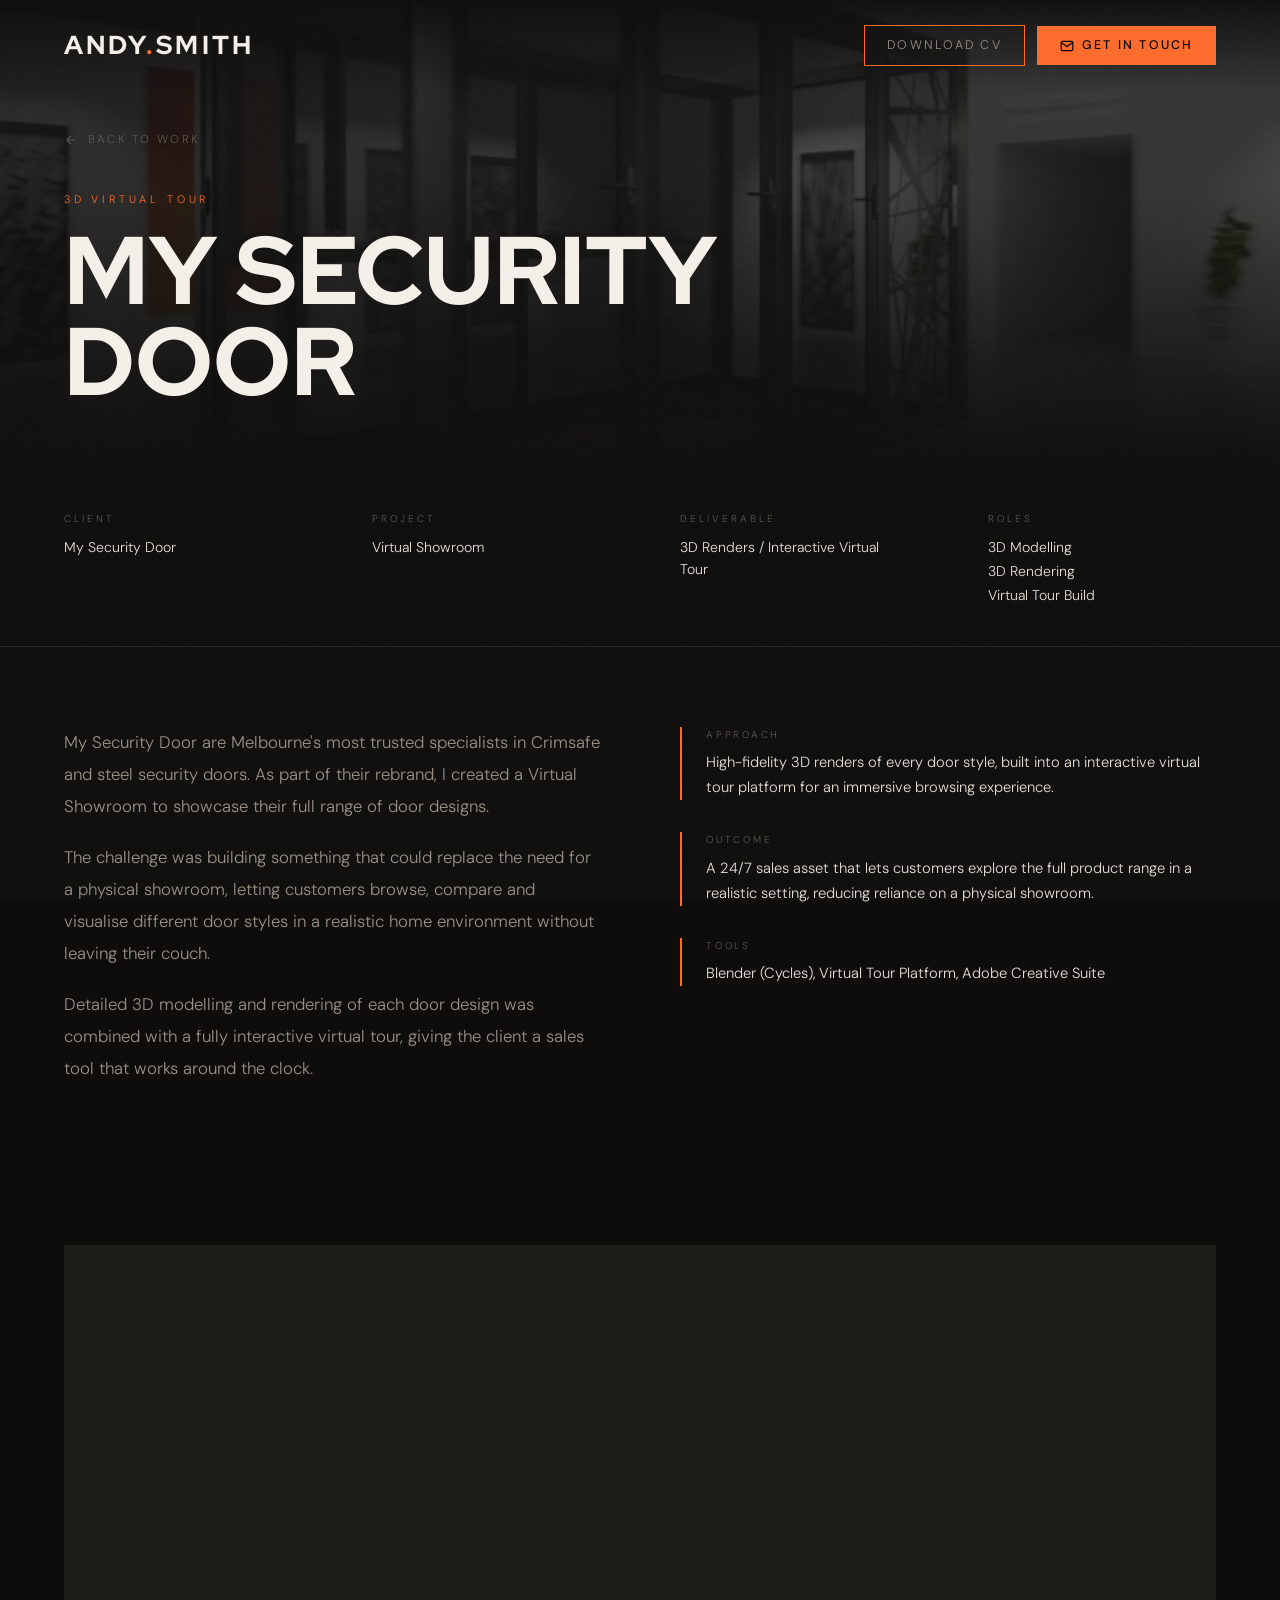
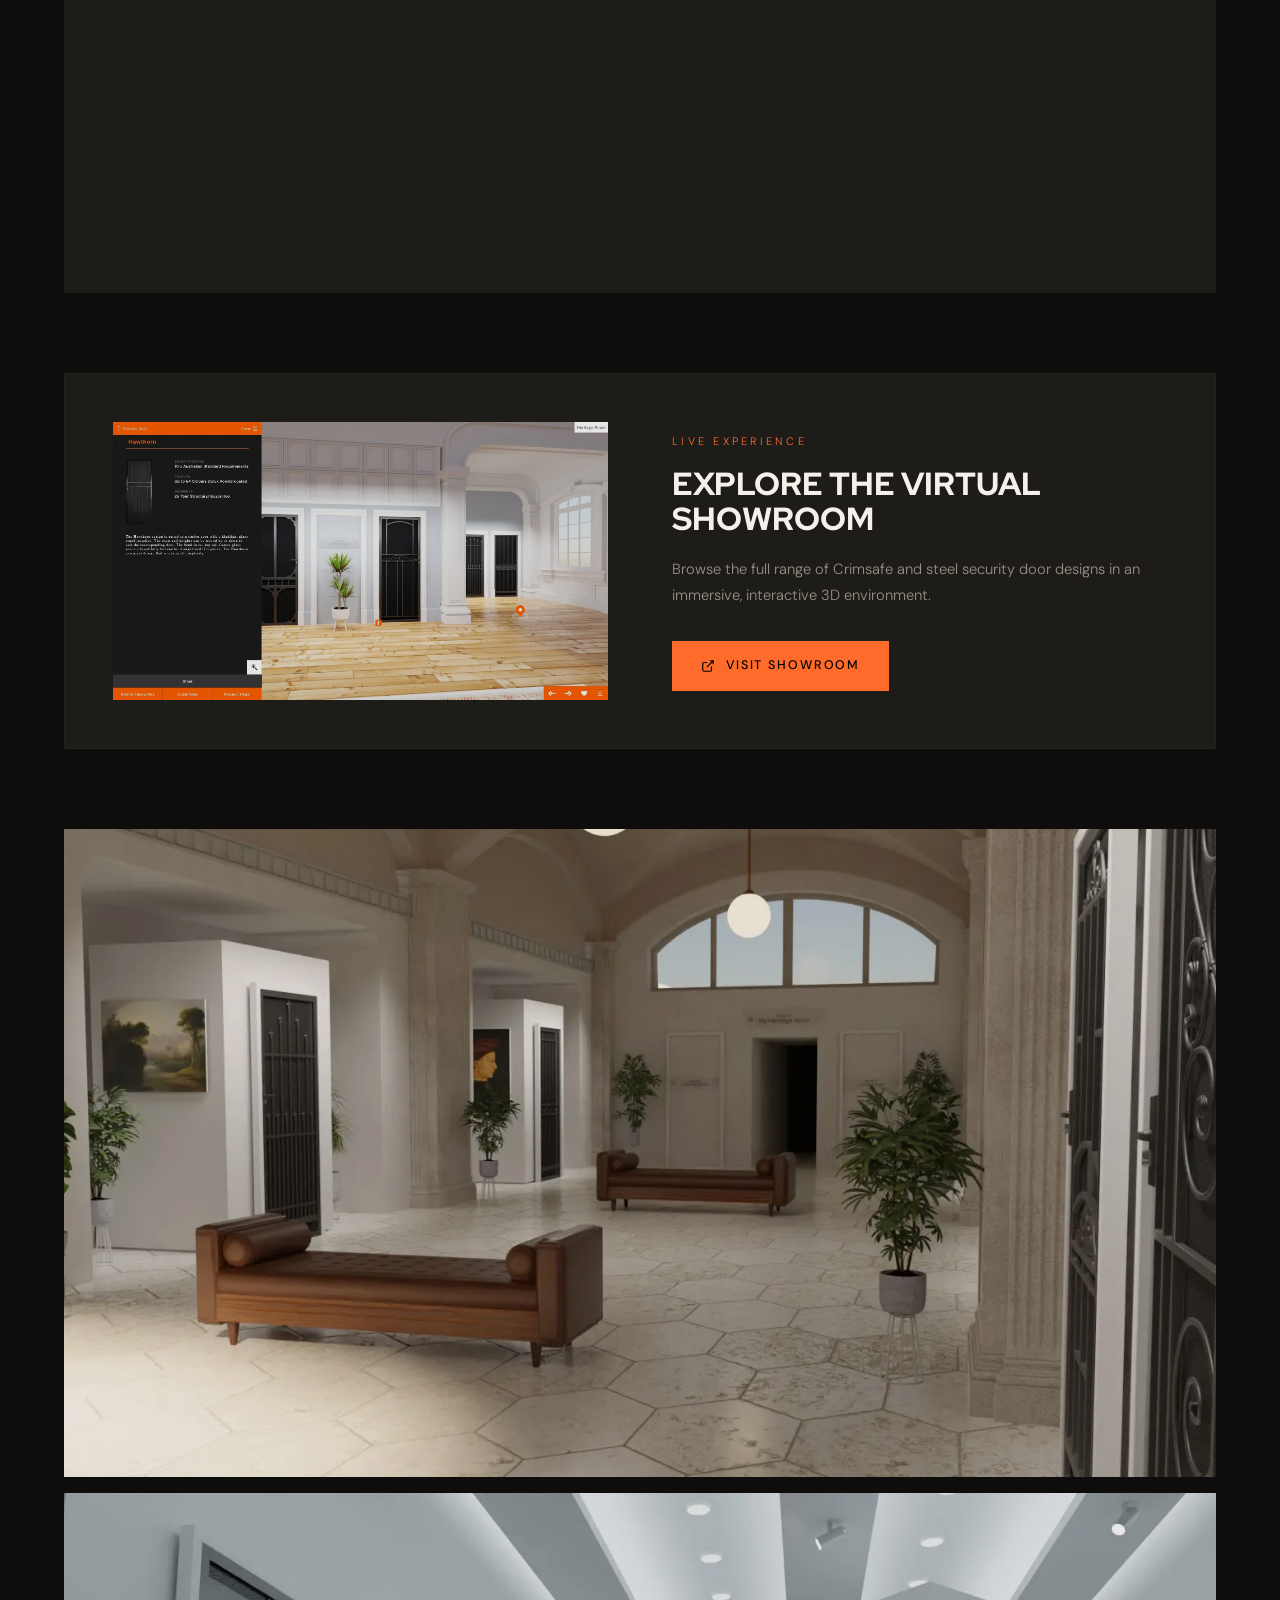
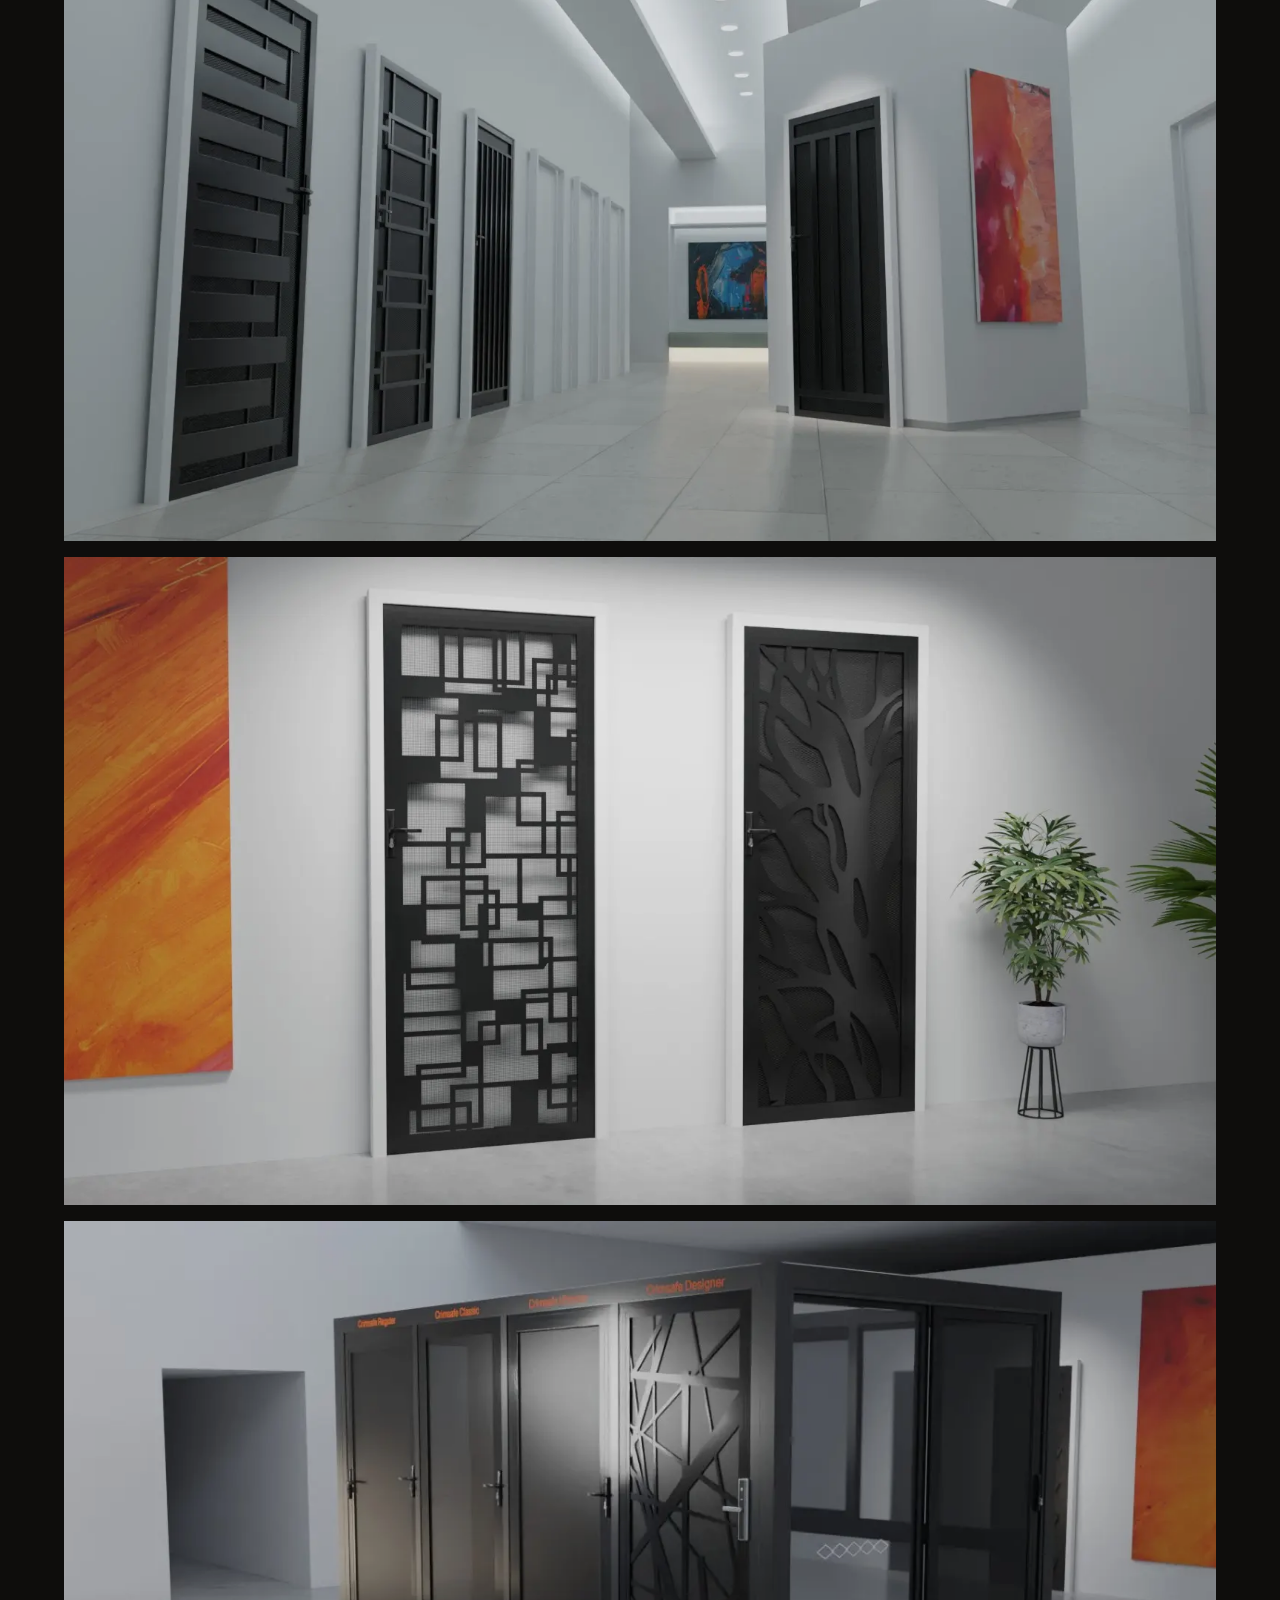
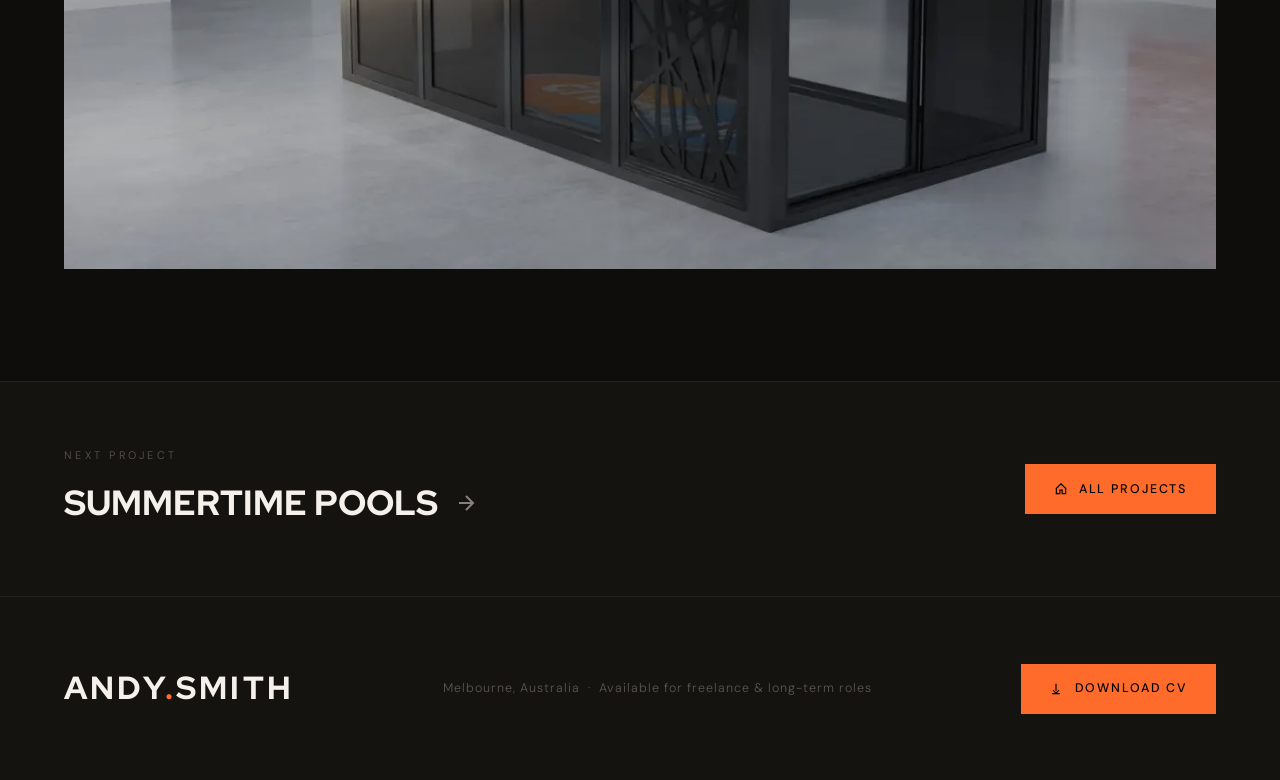
<file: portfolio-msd.html>
<!DOCTYPE html>
<html lang="en">
<head>
  <meta charset="utf-8">
  <meta name="viewport" content="width=device-width, initial-scale=1.0">
  <title>My Security Door | Andy Smith</title>
  <meta name="description" content="3D virtual showroom for My Security Door, Melbourne's trusted Crimsafe and steel security door specialists.">
  <link rel="preconnect" href="https://fonts.googleapis.com">
  <link href="https://fonts.googleapis.com/css2?family=Red+Hat+Display:ital,wght@0,700;0,800;0,900;1,700;1,800;1,900&family=DM+Sans:ital,wght@0,300;0,400;0,500;1,300&display=swap" rel="stylesheet">
  <link rel="stylesheet" href="assets/css/andy-smith.css">
  <style>

    #page-hero {
      min-height: 52vh;
      display: flex;
      flex-direction: column;
      justify-content: flex-end;
      padding: 8rem 4rem 4rem;
      position: relative;
      overflow: hidden;
      background: var(--bg2);
    }

    .page-hero-bg {
      position: absolute;
      inset: 0;
      background-image: url('assets/img/portfolio_images/msd.jpg');
      background-size: cover;
      background-position: center;
      opacity: 0.35;
    }

    .page-hero-overlay {
      position: absolute;
      inset: 0;
      background:
        linear-gradient(to top, rgba(14,13,12,1) 0%, rgba(14,13,12,0.3) 60%),
        linear-gradient(to right, rgba(14,13,12,0.5) 0%, transparent 70%);
    }

    .page-hero-content {
      position: relative;
      z-index: 2;
      max-width: 1200px;
      margin: 0 auto;
      width: 100%;
    }

    .back-link {
      display: inline-flex;
      align-items: center;
      gap: 0.6rem;
      font-size: 0.72rem;
      letter-spacing: 0.2em;
      text-transform: uppercase;
      color: var(--text-faint);
      text-decoration: none;
      margin-bottom: 2.5rem;
      transition: color 0.3s;
    }
    .back-link:hover { color: var(--orange); }
    .back-link svg { width: 14px; height: 14px; }

    .page-eyebrow {
      font-size: 0.68rem;
      letter-spacing: 0.35em;
      text-transform: uppercase;
      color: var(--orange);
      margin-bottom: 1rem;
    }

    h1.page-title {
      font-family: 'Red Hat Display', sans-serif;
      font-weight: 800;
      font-size: clamp(32px, 10vw, 96px);
      line-height: 0.95;
      color: var(--white);
      text-transform: uppercase;
      letter-spacing: 0;
    }

    /* ─── META BAR ───────────────────────────────────────────── */
    #project-meta {
      background: var(--bg);
      border-bottom: 1px solid var(--surface2);
      padding: 2.5rem 4rem;
    }

    .meta-inner {
      max-width: 1200px;
      margin: 0 auto;
      display: flex;
      align-items: flex-start;
      gap: 5rem;
      flex-wrap: wrap;
    }

    .meta-group { flex: 1; min-width: 140px; }

    .meta-label {
      font-size: 0.62rem;
      letter-spacing: 0.3em;
      text-transform: uppercase;
      color: var(--text-faint);
      margin-bottom: 0.5rem;
    }

    .meta-value {
      font-size: 0.88rem;
      color: var(--text);
      line-height: 1.6;
    }

    .meta-value.roles {
      display: flex;
      flex-direction: column;
      gap: 0.1rem;
    }

    /* ─── PROJECT BODY ───────────────────────────────────────── */
    #project-body {
      padding: 5rem 4rem;
      background: var(--bg);
    }

    .project-inner { max-width: 1200px; margin: 0 auto; }

    .project-description {
      display: grid;
      grid-template-columns: 1fr 1fr;
      gap: 5rem;
      margin-bottom: 5rem;
      align-items: start;
    }

    .project-desc-text {
      font-size: 1.05rem;
      color: var(--text-dim);
      line-height: 1.9;
    }
    .project-desc-text p + p { margin-top: 1.2rem; }

    .aside-block {
      border-left: 2px solid var(--orange);
      padding-left: 1.5rem;
      margin-bottom: 2rem;
    }
    .aside-label {
      font-size: 0.62rem;
      letter-spacing: 0.28em;
      text-transform: uppercase;
      color: var(--text-faint);
      margin-bottom: 0.4rem;
    }
    .aside-val {
      font-size: 0.92rem;
      color: var(--text);
    }

    /* ─── VIDEO ──────────────────────────────────────────────── */
    #project-video {
      padding: 0 4rem 5rem;
      background: var(--bg);
    }

    .video-inner { max-width: 1200px; margin: 0 auto; }

    /* ─── VIRTUAL TOUR CTA ───────────────────────────────────── */
    #virtual-tour {
      padding: 0 4rem 5rem;
      background: var(--bg);
    }

    .tour-inner {
      max-width: 1200px;
      margin: 0 auto;
      display: grid;
      grid-template-columns: 1fr 1fr;
      gap: 4rem;
      align-items: center;
      border: 1px solid var(--surface2);
      padding: 3rem;
      background: var(--surface);
    }

    .tour-screenshot {
      width: 100%;
      aspect-ratio: 16/9;
      object-fit: cover;
      display: block;
      filter: brightness(0.9);
      transition: filter 0.4s ease;
    }
    .tour-screenshot:hover { filter: brightness(1); }

    .tour-cta-content { }

    .tour-cta-label {
      font-size: 0.68rem;
      letter-spacing: 0.3em;
      text-transform: uppercase;
      color: var(--orange);
      margin-bottom: 1rem;
    }

    .tour-cta-title {
      font-family: 'Red Hat Display', sans-serif;
      font-weight: 800;
      font-size: clamp(1.4rem, 2.5vw, 2rem);
      color: var(--white);
      text-transform: uppercase;
      line-height: 1.1;
      margin-bottom: 1.2rem;
    }

    .tour-cta-desc {
      font-size: 0.92rem;
      color: var(--text-dim);
      line-height: 1.8;
      margin-bottom: 2rem;
    }

    .tour-btn {
      display: inline-flex;
      align-items: center;
      gap: 0.7rem;
      background: var(--orange);
      color: #000;
      font-size: 0.78rem;
      letter-spacing: 0.15em;
      text-transform: uppercase;
      font-weight: 500;
      text-decoration: none;
      padding: 0.9rem 1.8rem;
      transition: all 0.3s;
    }
    .tour-btn:hover { background: var(--white); }

    /* ─── IMAGES ─────────────────────────────────────────────── */
    #project-images {
      padding: 0 4rem 6rem;
      background: var(--bg);
    }

    .image-inner { max-width: 1200px; margin: 0 auto; }

    .image-grid-full { margin-bottom: 1rem; }

    .folio-img-wrap { overflow: hidden; }

    .folio-img {
      width: 100%;
      aspect-ratio: 16/9;
      object-fit: cover;
      display: block;
      filter: brightness(0.92);
      transition: filter 0.4s ease, transform 0.5s ease;
    }
    .folio-img-wrap:hover .folio-img {
      filter: brightness(1.05);
      transform: scale(1.02);
    }

    /* ─── NEXT PROJECT ───────────────────────────────────────── */
    #next-project {
      background: var(--bg2);
      border-top: 1px solid var(--surface2);
      padding: 4rem;
    }

    .next-inner {
      max-width: 1200px;
      margin: 0 auto;
      display: flex;
      align-items: center;
      justify-content: space-between;
      flex-wrap: wrap;
      gap: 2rem;
    }

    .next-label {
      font-size: 0.68rem;
      letter-spacing: 0.3em;
      text-transform: uppercase;
      color: var(--text-faint);
      margin-bottom: 0.5rem;
    }

    .next-title {
      font-family: 'Red Hat Display', sans-serif;
      font-weight: 800;
      font-size: clamp(1.4rem, 3vw, 2.2rem);
      color: var(--white);
      text-transform: uppercase;
      text-decoration: none;
      display: flex;
      align-items: center;
      gap: 1rem;
      transition: color 0.3s;
    }
    .next-title:hover { color: var(--orange); }
    .next-title svg { width: 24px; height: 24px; opacity: 0.5; transition: opacity 0.3s, transform 0.3s; }
    .next-title:hover svg { opacity: 1; transform: translateX(6px); }

    /* ─── RESPONSIVE ─────────────────────────────────────────── */
    .nav-right {
      display: flex;
      align-items: center;
      gap: 0.75rem;
    }
    .nav-email {
      display: inline-flex;
      align-items: center;
      gap: 0.5rem;
      font-size: 0.78rem;
      letter-spacing: 0.18em;
      text-transform: uppercase;
      background: var(--orange);
      color: #000;
      text-decoration: none;
      padding: 0.55rem 1.4rem;
      transition: all 0.3s;
      font-weight: 500;
    }
    .nav-email:hover { background: var(--white); }
    .nav-email svg { width: 14px; height: 14px; flex-shrink: 0; }

    @media (max-width: 600px) {
      .nav-link { display: none; }
      h1.page-title { font-size: clamp(32px, 10vw, 96px); }
      .nav-email span { display: none; }
      .nav-email { padding: 0.55rem 0.7rem; gap: 0; }
    }

    @media (max-width: 900px) {
      #page-hero, #project-meta, #project-body, #project-video, #virtual-tour, #project-images, #next-project {
        padding-left: 1.5rem;
        padding-right: 1.5rem;
      }
      .project-description { grid-template-columns: 1fr; gap: 2.5rem; }
      .tour-inner { grid-template-columns: 1fr; gap: 2rem; padding: 2rem; }
      .meta-inner { gap: 2rem; }
      .next-inner { flex-direction: column; align-items: flex-start; }
    }

  </style>
</head>
<body>

  <!-- NAV -->
  <nav>
    <a class="nav-logo" href="index.html">ANDY<span>.</span>SMITH</a>
    <div class="nav-right">
      <a class="nav-link" href="Andy_Smith_CV.pdf">Download CV</a>
      <a class="nav-email" href="mailto:crazyfoxanimation@gmail.com">
        <svg viewBox="0 0 24 24" fill="none" stroke="currentColor" stroke-width="2"><path d="M4 4h16c1.1 0 2 .9 2 2v12c0 1.1-.9 2-2 2H4c-1.1 0-2-.9-2-2V6c0-1.1.9-2 2-2z"/><polyline points="22,6 12,13 2,6"/></svg>
        <span>Get in Touch</span>
      </a>
    </div>
  </nav>

  <!-- PAGE HERO -->
  <section id="page-hero">
    <div class="page-hero-bg"></div>
    <div class="page-hero-overlay"></div>
    <div class="page-hero-content">
      <a class="back-link" href="index.html">
        <svg viewBox="0 0 24 24" fill="none" stroke="currentColor" stroke-width="2"><path d="M19 12H5M5 12l7-7M5 12l7 7"/></svg>
        Back to work
      </a>
      <div class="page-eyebrow">3D Virtual Tour</div>
      <h1 class="page-title">My Security<br>Door</h1>
    </div>
  </section>

  <!-- META BAR -->
  <section id="project-meta">
    <div class="meta-inner">
      <div class="meta-group">
        <div class="meta-label">Client</div>
        <div class="meta-value">My Security Door</div>
      </div>
      <div class="meta-group">
        <div class="meta-label">Project</div>
        <div class="meta-value">Virtual Showroom</div>
      </div>
      <div class="meta-group">
        <div class="meta-label">Deliverable</div>
        <div class="meta-value">3D Renders / Interactive Virtual Tour</div>
      </div>
      <div class="meta-group">
        <div class="meta-label">Roles</div>
        <div class="meta-value roles">
          <span>3D Modelling</span>
          <span>3D Rendering</span>
          <span>Virtual Tour Build</span>
        </div>
      </div>
    </div>
  </section>

  <!-- PROJECT BODY -->
  <section id="project-body">
    <div class="project-inner">
      <div class="project-description reveal-up">
        <div class="project-desc-text">
          <p>My Security Door are Melbourne's most trusted specialists in Crimsafe and steel security doors. As part of their rebrand, I created a Virtual Showroom to showcase their full range of door designs.</p>
          <p>The challenge was building something that could replace the need for a physical showroom, letting customers browse, compare and visualise different door styles in a realistic home environment without leaving their couch.</p>
          <p>Detailed 3D modelling and rendering of each door design was combined with a fully interactive virtual tour, giving the client a sales tool that works around the clock.</p>
        </div>
        <div class="project-desc-aside">
          <div class="aside-block">
            <div class="aside-label">Approach</div>
            <div class="aside-val">High-fidelity 3D renders of every door style, built into an interactive virtual tour platform for an immersive browsing experience.</div>
          </div>
          <div class="aside-block">
            <div class="aside-label">Outcome</div>
            <div class="aside-val">A 24/7 sales asset that lets customers explore the full product range in a realistic setting, reducing reliance on a physical showroom.</div>
          </div>
          <div class="aside-block">
            <div class="aside-label">Tools</div>
            <div class="aside-val">Blender (Cycles), Virtual Tour Platform, Adobe Creative Suite</div>
          </div>
        </div>
      </div>
    </div>
  </section>

  <!-- VIDEO -->
  <section id="project-video">
    <div class="video-inner reveal-up">
      <div class="video-frame">
        <iframe src="https://player.vimeo.com/video/1169758150" allowfullscreen></iframe>
      </div>
    </div>
  </section>

  <!-- VIRTUAL TOUR CTA -->
  <section id="virtual-tour">
    <div class="tour-inner reveal-up">
      <img class="tour-screenshot" src="assets/img/portfolio_images/MSD/MSD_vt_screenshot.webp" alt="My Security Door virtual showroom screenshot">
      <div class="tour-cta-content">
        <div class="tour-cta-label">Live Experience</div>
        <div class="tour-cta-title">Explore the Virtual Showroom</div>
        <p class="tour-cta-desc">Browse the full range of Crimsafe and steel security door designs in an immersive, interactive 3D environment.</p>
        <a class="tour-btn" href="https://showroom.mysecuritydoor.com.au/" target="_blank" rel="noopener">
          <svg width="14" height="14" viewBox="0 0 24 24" fill="none" stroke="currentColor" stroke-width="2"><path d="M18 13v6a2 2 0 01-2 2H5a2 2 0 01-2-2V8a2 2 0 012-2h6M15 3h6v6M10 14L21 3"/></svg>
          Visit Showroom
        </a>
      </div>
    </div>
  </section>

  <!-- IMAGES -->
  <section id="project-images">
    <div class="image-inner">

      <div class="image-grid-full reveal-up">
        <div class="folio-img-wrap">
          <img class="folio-img" src="assets/img/portfolio_images/MSD/Decorative5a.webp" alt="My Security Door — decorative door render">
        </div>
      </div>

      <div class="image-grid-full reveal-up">
        <div class="folio-img-wrap">
          <img class="folio-img" src="assets/img/portfolio_images/MSD/modern1.webp" alt="My Security Door — modern door render">
        </div>
      </div>

      <div class="image-grid-full reveal-up">
        <div class="folio-img-wrap">
          <img class="folio-img" src="assets/img/portfolio_images/MSD/mesh_comparison.webp" alt="My Security Door — mesh comparison">
        </div>
      </div>

      <div class="image-grid-full reveal-up">
        <div class="folio-img-wrap">
          <img class="folio-img" src="assets/img/portfolio_images/MSD/cage_render4.webp" alt="My Security Door — cage render">
        </div>
      </div>

    </div>
  </section>

  <!-- NEXT PROJECT -->
  <section id="next-project">
    <div class="next-inner">
      <div>
        <div class="next-label">Next Project</div>
        <a class="next-title" href="portfolio-summertime.html">
          Summertime Pools
          <svg viewBox="0 0 24 24" fill="none" stroke="currentColor" stroke-width="2"><path d="M5 12h14M12 5l7 7-7 7"/></svg>
        </a>
      </div>
      <a href="index.html" class="footer-cta">
        <svg width="14" height="14" viewBox="0 0 24 24" fill="none" stroke="currentColor" stroke-width="2"><path d="M3 12l9-9 9 9M4 10v10h6v-6h4v6h6V10"/></svg>
        All Projects
      </a>
    </div>
  </section>

  <!-- FOOTER -->
  <footer>
    <div class="footer-logo">ANDY<span>.</span>SMITH</div>
    <div class="footer-note">Melbourne, Australia &nbsp;·&nbsp; Available for freelance &amp; long-term roles</div>
    <a href="Andy_Smith_CV.pdf" class="footer-cta">
      <svg width="14" height="14" viewBox="0 0 24 24" fill="none" stroke="currentColor" stroke-width="2"><path d="M12 3v12M7 14l5 5 5-5M5 20h14"/></svg>
      Download CV
    </a>
  </footer>

  <script>
    const nav = document.querySelector('nav');
    window.addEventListener('scroll', () => {
      if (window.scrollY > 60) {
        nav.style.background = 'rgba(14,13,12,0.97)';
        nav.style.backdropFilter = 'blur(12px)';
      } else {
        nav.style.background = 'linear-gradient(to bottom, rgba(14,13,12,0.95) 0%, transparent 100%)';
        nav.style.backdropFilter = 'none';
      }
    }, { passive: true });

    const observer = new IntersectionObserver(entries => {
      entries.forEach(entry => {
        if (entry.isIntersecting) {
          entry.target.classList.add('in');
          observer.unobserve(entry.target);
        }
      });
    }, { threshold: 0.1, rootMargin: '0px 0px -40px 0px' });

    document.querySelectorAll('.reveal-up, .reveal-left, .reveal-fade')
      .forEach(el => observer.observe(el));
  </script>

</body>
</html>
</file>
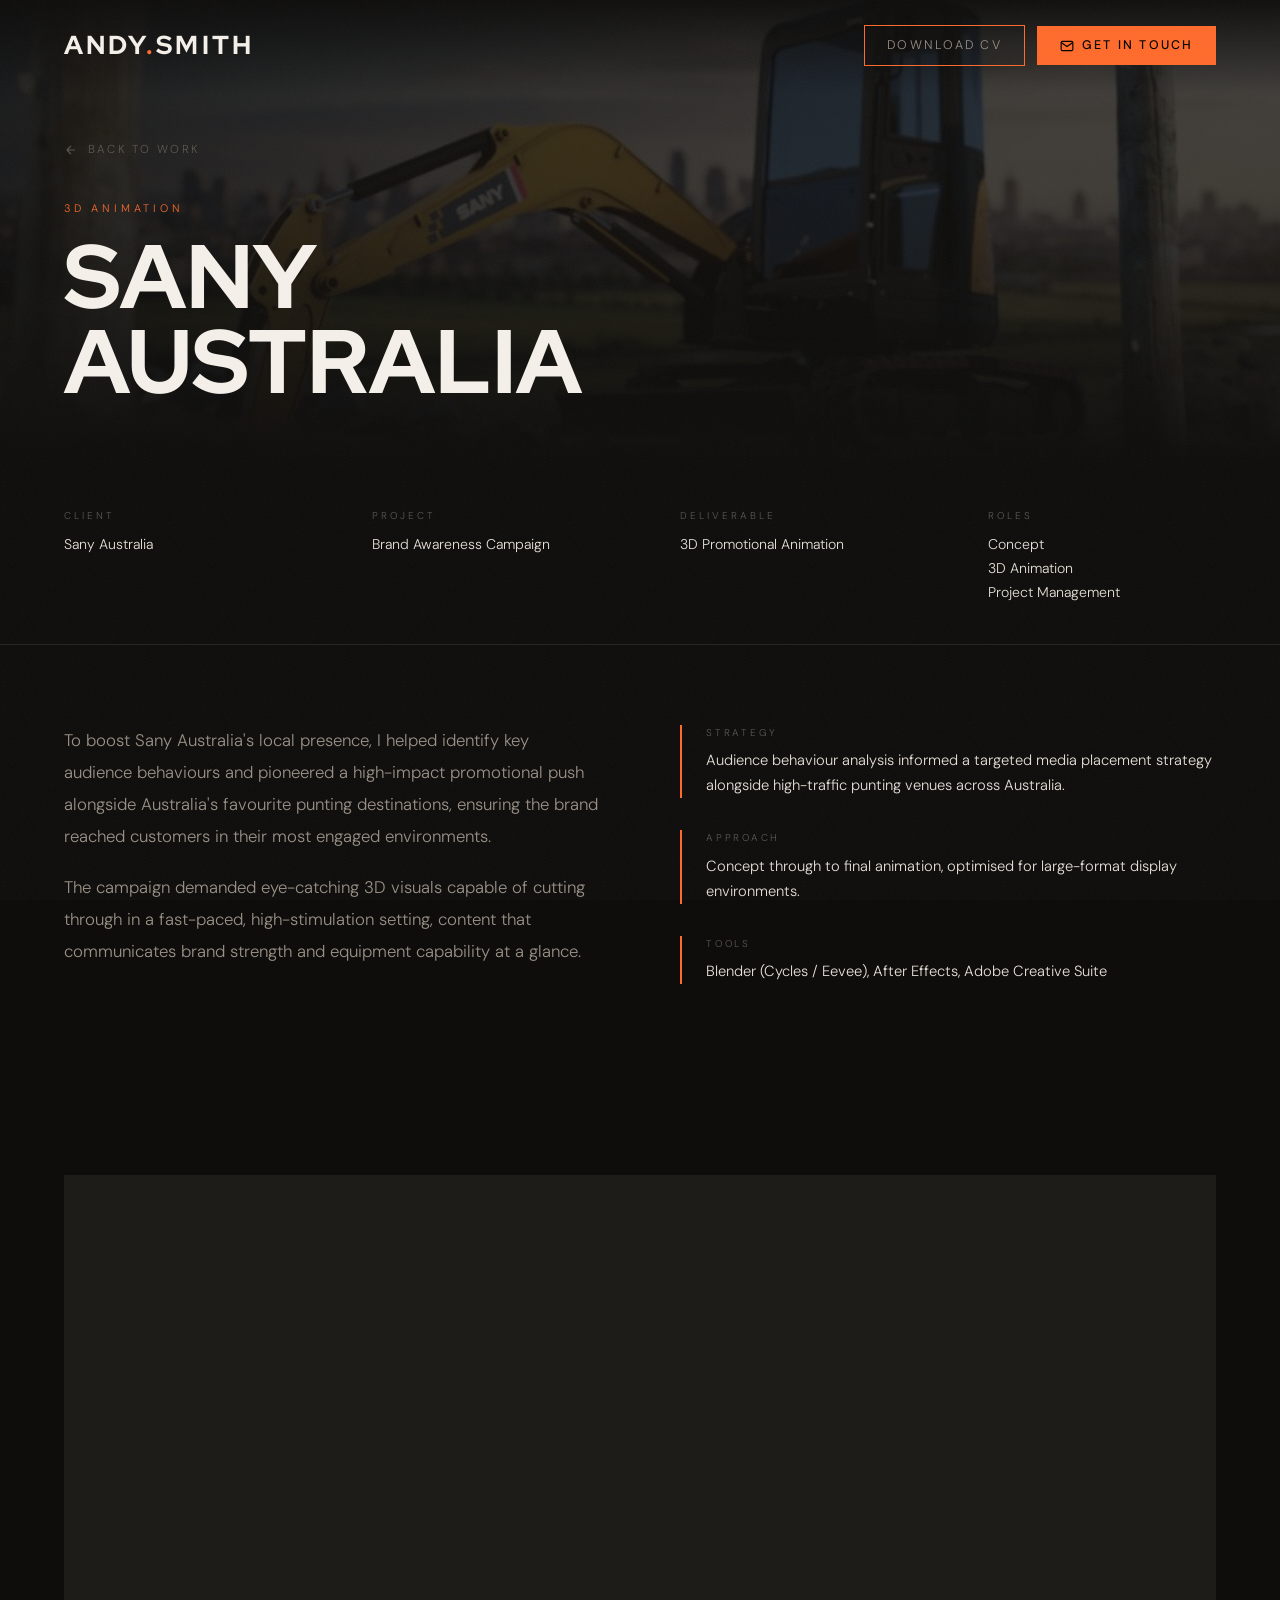
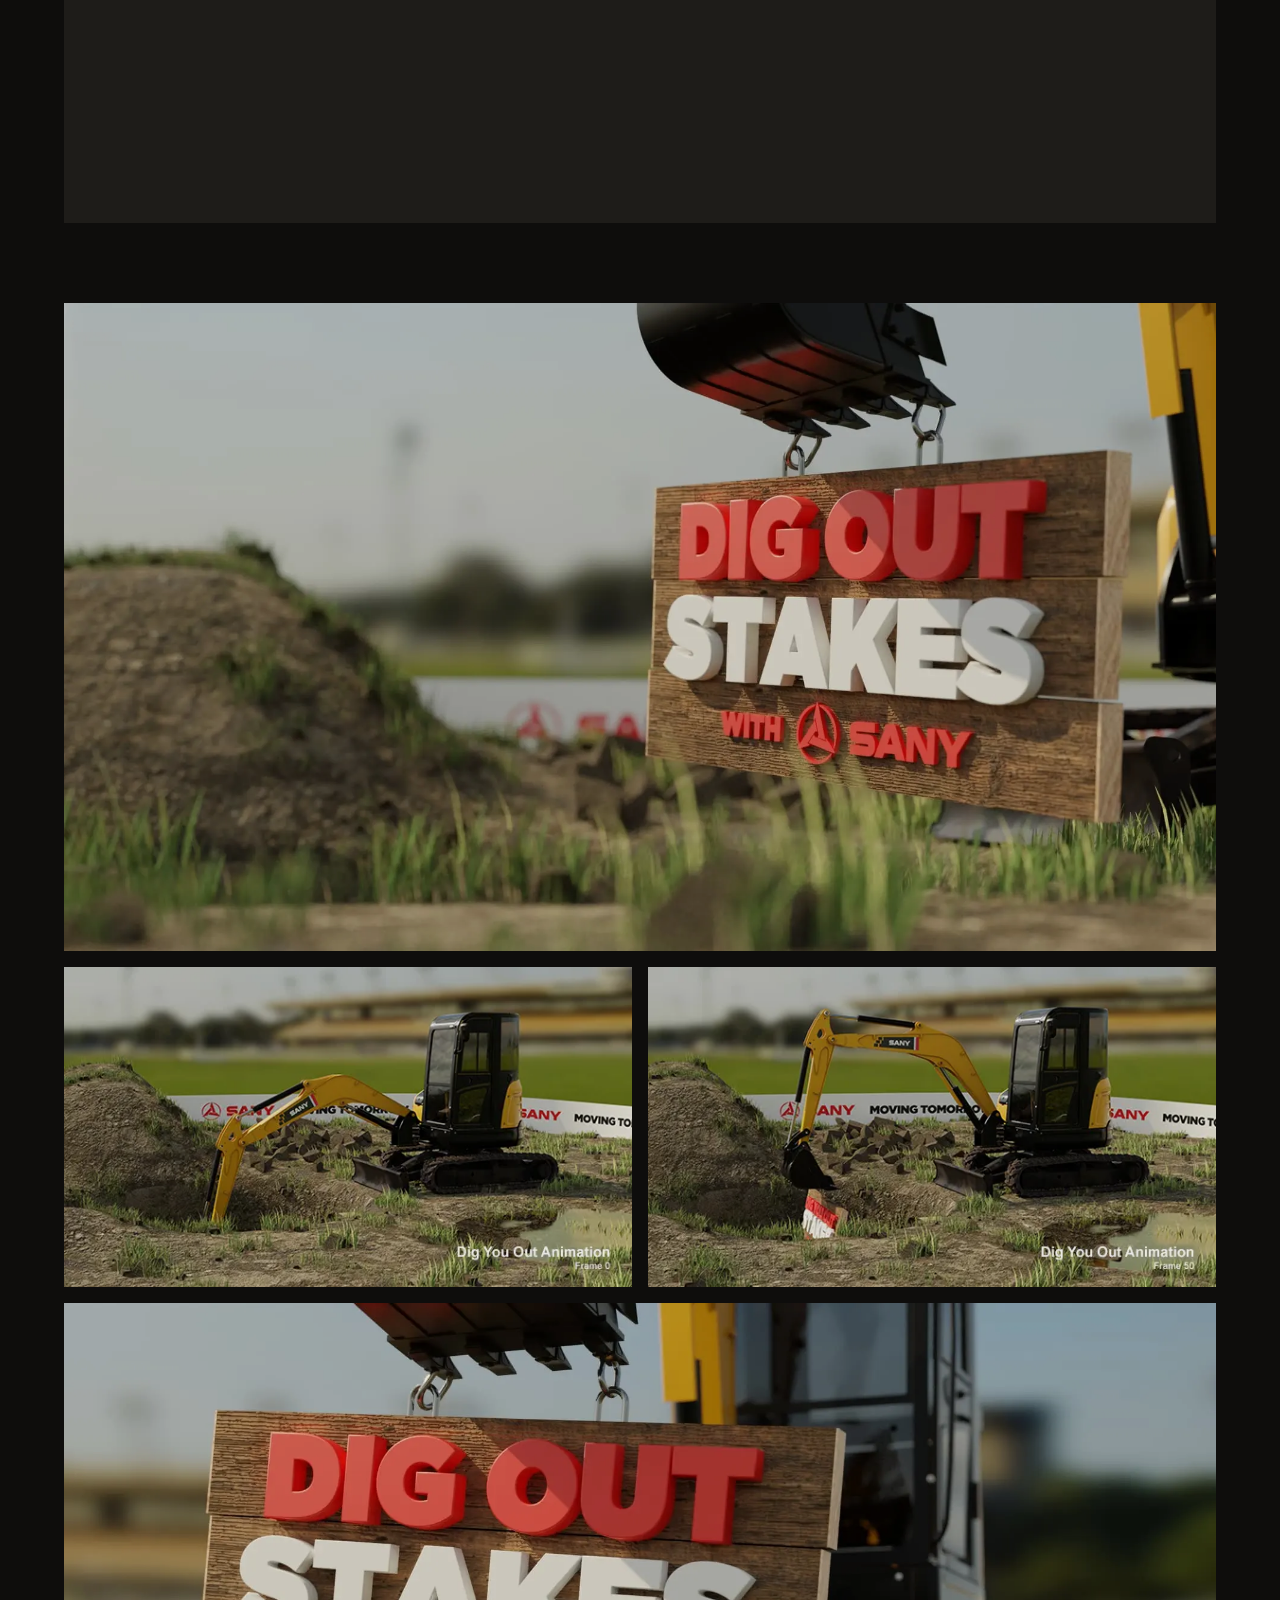
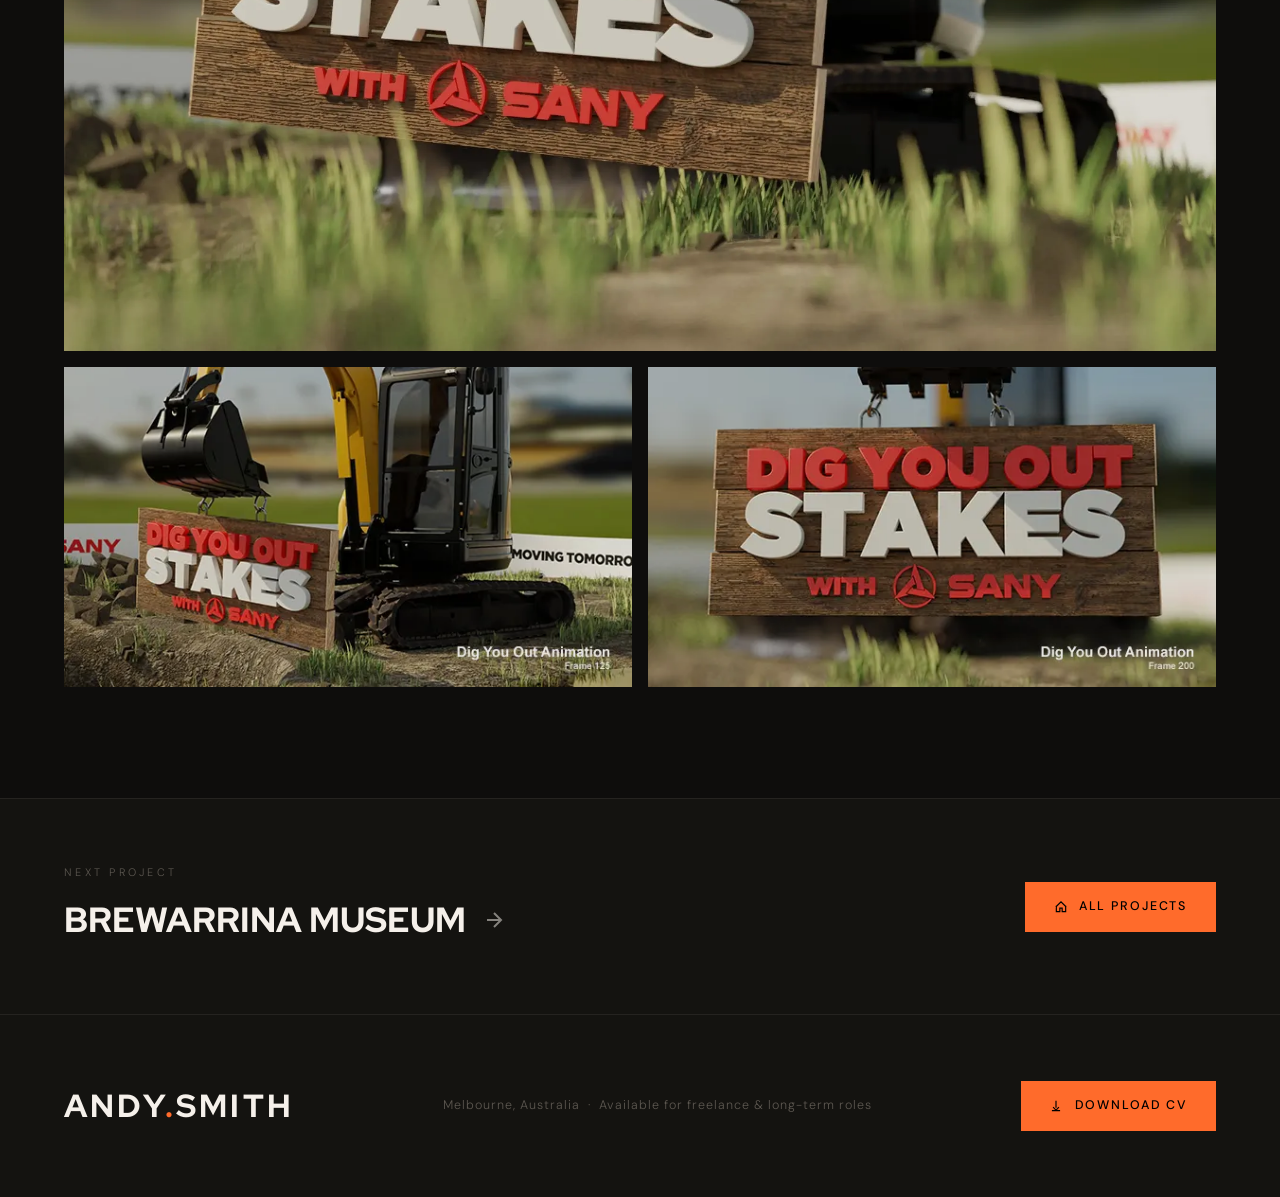
<file: portfolio-sany.html>
<!DOCTYPE html>
<html lang="en">
<head>
  <meta charset="utf-8">
  <meta name="viewport" content="width=device-width, initial-scale=1.0">
  <title>Sany Australia | Andy Smith</title>
  <meta name="description" content="3D animation for Sany Australia, a high-impact promotional campaign reaching customers at Australia's favourite punting destinations.">
  <link rel="preconnect" href="https://fonts.googleapis.com">
  <link href="https://fonts.googleapis.com/css2?family=Red+Hat+Display:ital,wght@0,700;0,800;0,900;1,700;1,800;1,900&family=DM+Sans:ital,wght@0,300;0,400;0,500;1,300&display=swap" rel="stylesheet">
  <link rel="stylesheet" href="assets/css/andy-smith.css">
  <style>

    #page-hero {
      min-height: 52vh;
      display: flex;
      flex-direction: column;
      justify-content: flex-end;
      padding: 8rem 4rem 4rem;
      position: relative;
      overflow: hidden;
      background: var(--bg2);
    }

    .page-hero-bg {
      position: absolute;
      inset: 0;
      background-image: url('assets/img/portfolio_images/digout0003.jpg');
      background-size: cover;
      background-position: center;
      opacity: 0.35;
    }

    .page-hero-overlay {
      position: absolute;
      inset: 0;
      background:
        linear-gradient(to top, rgba(14,13,12,1) 0%, rgba(14,13,12,0.3) 60%),
        linear-gradient(to right, rgba(14,13,12,0.5) 0%, transparent 70%);
    }

    .page-hero-content {
      position: relative;
      z-index: 2;
      max-width: 1200px;
      margin: 0 auto;
      width: 100%;
    }

    .back-link {
      display: inline-flex;
      align-items: center;
      gap: 0.6rem;
      font-size: 0.72rem;
      letter-spacing: 0.2em;
      text-transform: uppercase;
      color: var(--text-faint);
      text-decoration: none;
      margin-bottom: 2.5rem;
      transition: color 0.3s;
    }
    .back-link:hover { color: var(--orange); }
    .back-link svg { width: 14px; height: 14px; }

    .page-eyebrow {
      font-size: 0.68rem;
      letter-spacing: 0.35em;
      text-transform: uppercase;
      color: var(--orange);
      margin-bottom: 1rem;
    }

    h1.page-title {
      font-family: 'Red Hat Display', sans-serif;
      font-weight: 800;
      font-size: clamp(42px, 7vw, 96px);
      line-height: 0.95;
      color: var(--white);
      text-transform: uppercase;
      letter-spacing: 0;
    }

    /* ─── META BAR ───────────────────────────────────────────── */
    #project-meta {
      background: var(--bg);
      border-bottom: 1px solid var(--surface2);
      padding: 2.5rem 4rem;
    }

    .meta-inner {
      max-width: 1200px;
      margin: 0 auto;
      display: flex;
      align-items: flex-start;
      gap: 5rem;
      flex-wrap: wrap;
    }

    .meta-group { flex: 1; min-width: 140px; }

    .meta-label {
      font-size: 0.62rem;
      letter-spacing: 0.3em;
      text-transform: uppercase;
      color: var(--text-faint);
      margin-bottom: 0.5rem;
    }

    .meta-value {
      font-size: 0.88rem;
      color: var(--text);
      line-height: 1.6;
    }

    .meta-value.roles {
      display: flex;
      flex-direction: column;
      gap: 0.1rem;
    }

    /* ─── PROJECT BODY ───────────────────────────────────────── */
    #project-body {
      padding: 5rem 4rem;
      background: var(--bg);
    }

    .project-inner { max-width: 1200px; margin: 0 auto; }

    .project-description {
      display: grid;
      grid-template-columns: 1fr 1fr;
      gap: 5rem;
      margin-bottom: 5rem;
      align-items: start;
    }

    .project-desc-text {
      font-size: 1.05rem;
      color: var(--text-dim);
      line-height: 1.9;
    }
    .project-desc-text p + p { margin-top: 1.2rem; }

    .aside-block {
      border-left: 2px solid var(--orange);
      padding-left: 1.5rem;
      margin-bottom: 2rem;
    }
    .aside-label {
      font-size: 0.62rem;
      letter-spacing: 0.28em;
      text-transform: uppercase;
      color: var(--text-faint);
      margin-bottom: 0.4rem;
    }
    .aside-val {
      font-size: 0.92rem;
      color: var(--text);
    }

    /* ─── VIDEO ──────────────────────────────────────────────── */
    #project-video {
      padding: 0 4rem 5rem;
      background: var(--bg);
    }

    .video-inner { max-width: 1200px; margin: 0 auto; }

    /* ─── IMAGES ─────────────────────────────────────────────── */
    #project-images {
      padding: 0 4rem 6rem;
      background: var(--bg);
    }

    .image-inner { max-width: 1200px; margin: 0 auto; }

    .image-grid-full { margin-bottom: 1rem; }

    .image-grid-2 {
      display: grid;
      grid-template-columns: 1fr 1fr;
      gap: 1rem;
      margin-bottom: 1rem;
    }

    .folio-img-wrap { overflow: hidden; }

    .folio-img {
      width: 100%;
      aspect-ratio: 16/9;
      object-fit: cover;
      display: block;
      filter: brightness(0.92);
      transition: filter 0.4s ease, transform 0.5s ease;
    }
    .folio-img-wrap:hover .folio-img {
      filter: brightness(1.05);
      transform: scale(1.02);
    }

    /* ─── NEXT PROJECT ───────────────────────────────────────── */
    #next-project {
      background: var(--bg2);
      border-top: 1px solid var(--surface2);
      padding: 4rem;
    }

    .next-inner {
      max-width: 1200px;
      margin: 0 auto;
      display: flex;
      align-items: center;
      justify-content: space-between;
      flex-wrap: wrap;
      gap: 2rem;
    }

    .next-label {
      font-size: 0.68rem;
      letter-spacing: 0.3em;
      text-transform: uppercase;
      color: var(--text-faint);
      margin-bottom: 0.5rem;
    }

    .next-title {
      font-family: 'Red Hat Display', sans-serif;
      font-weight: 800;
      font-size: clamp(1.4rem, 3vw, 2.2rem);
      color: var(--white);
      text-transform: uppercase;
      text-decoration: none;
      display: flex;
      align-items: center;
      gap: 1rem;
      transition: color 0.3s;
    }
    .next-title:hover { color: var(--orange); }
    .next-title svg { width: 24px; height: 24px; opacity: 0.5; transition: opacity 0.3s, transform 0.3s; }
    .next-title:hover svg { opacity: 1; transform: translateX(6px); }

    /* ─── RESPONSIVE ─────────────────────────────────────────── */
    .nav-right {
      display: flex;
      align-items: center;
      gap: 0.75rem;
    }
    .nav-email {
      display: inline-flex;
      align-items: center;
      gap: 0.5rem;
      font-size: 0.78rem;
      letter-spacing: 0.18em;
      text-transform: uppercase;
      background: var(--orange);
      color: #000;
      text-decoration: none;
      padding: 0.55rem 1.4rem;
      transition: all 0.3s;
      font-weight: 500;
    }
    .nav-email:hover { background: var(--white); }
    .nav-email svg { width: 14px; height: 14px; flex-shrink: 0; }

    @media (max-width: 600px) {
      .nav-link { display: none; }
      h1.page-title { font-size: clamp(32px, 10vw, 96px); }
      .nav-email span { display: none; }
      .nav-email { padding: 0.55rem 0.7rem; gap: 0; }
    }

    @media (max-width: 900px) {
      #page-hero, #project-meta, #project-body, #project-video, #project-images, #next-project {
        padding-left: 1.5rem;
        padding-right: 1.5rem;
      }
      .project-description { grid-template-columns: 1fr; gap: 2.5rem; }
      .image-grid-2 { grid-template-columns: 1fr; }
      .meta-inner { gap: 2rem; }
      .next-inner { flex-direction: column; align-items: flex-start; }
    }

  </style>
</head>
<body>

  <!-- NAV -->
  <nav>
    <a class="nav-logo" href="index.html">ANDY<span>.</span>SMITH</a>
    <div class="nav-right">
      <a class="nav-link" href="Andy_Smith_CV.pdf">Download CV</a>
      <a class="nav-email" href="mailto:crazyfoxanimation@gmail.com">
        <svg viewBox="0 0 24 24" fill="none" stroke="currentColor" stroke-width="2"><path d="M4 4h16c1.1 0 2 .9 2 2v12c0 1.1-.9 2-2 2H4c-1.1 0-2-.9-2-2V6c0-1.1.9-2 2-2z"/><polyline points="22,6 12,13 2,6"/></svg>
        <span>Get in Touch</span>
      </a>
    </div>
  </nav>

  <!-- PAGE HERO -->
  <section id="page-hero">
    <div class="page-hero-bg"></div>
    <div class="page-hero-overlay"></div>
    <div class="page-hero-content">
      <a class="back-link" href="index.html">
        <svg viewBox="0 0 24 24" fill="none" stroke="currentColor" stroke-width="2"><path d="M19 12H5M5 12l7-7M5 12l7 7"/></svg>
        Back to work
      </a>
      <div class="page-eyebrow">3D Animation</div>
      <h1 class="page-title">Sany<br>Australia</h1>
    </div>
  </section>

  <!-- META BAR -->
  <section id="project-meta">
    <div class="meta-inner">
      <div class="meta-group">
        <div class="meta-label">Client</div>
        <div class="meta-value">Sany Australia</div>
      </div>
      <div class="meta-group">
        <div class="meta-label">Project</div>
        <div class="meta-value">Brand Awareness Campaign</div>
      </div>
      <div class="meta-group">
        <div class="meta-label">Deliverable</div>
        <div class="meta-value">3D Promotional Animation</div>
      </div>
      <div class="meta-group">
        <div class="meta-label">Roles</div>
        <div class="meta-value roles">
          <span>Concept</span>
          <span>3D Animation</span>
          <span>Project Management</span>
        </div>
      </div>
    </div>
  </section>

  <!-- PROJECT BODY -->
  <section id="project-body">
    <div class="project-inner">
      <div class="project-description reveal-up">
        <div class="project-desc-text">
          <p>To boost Sany Australia's local presence, I helped identify key audience behaviours and pioneered a high-impact promotional push alongside Australia's favourite punting destinations, ensuring the brand reached customers in their most engaged environments.</p>
          <p>The campaign demanded eye-catching 3D visuals capable of cutting through in a fast-paced, high-stimulation setting, content that communicates brand strength and equipment capability at a glance.</p>
        </div>
        <div class="project-desc-aside">
          <div class="aside-block">
            <div class="aside-label">Strategy</div>
            <div class="aside-val">Audience behaviour analysis informed a targeted media placement strategy alongside high-traffic punting venues across Australia.</div>
          </div>
          <div class="aside-block">
            <div class="aside-label">Approach</div>
            <div class="aside-val">Concept through to final animation, optimised for large-format display environments.</div>
          </div>
          <div class="aside-block">
            <div class="aside-label">Tools</div>
            <div class="aside-val">Blender (Cycles / Eevee), After Effects, Adobe Creative Suite</div>
          </div>
        </div>
      </div>
    </div>
  </section>

  <!-- VIDEO -->
  <section id="project-video">
    <div class="video-inner reveal-up">
      <div class="video-frame">
        <iframe src="https://www.youtube.com/embed/m2Ed2EEl_b0" allowfullscreen></iframe>
      </div>
    </div>
  </section>

  <!-- IMAGES -->
  <section id="project-images">
    <div class="image-inner">

      <div class="image-grid-full reveal-up">
        <div class="folio-img-wrap">
          <img class="folio-img" src="assets/img/portfolio_images/sany/hero_optimised.webp" alt="Sany Australia — hero render">
        </div>
      </div>

      <div class="image-grid-2 reveal-up">
        <div class="folio-img-wrap">
          <img class="folio-img" src="assets/img/portfolio_images/sany/dyo1.webp" alt="Sany Australia — digout frame 1">
        </div>
        <div class="folio-img-wrap">
          <img class="folio-img" src="assets/img/portfolio_images/sany/dyo2.webp" alt="Sany Australia — digout frame 2">
        </div>
      </div>

      <div class="image-grid-full reveal-up">
        <div class="folio-img-wrap">
          <img class="folio-img" src="assets/img/portfolio_images/sany/digout_optimised.webp" alt="Sany Australia — digout wide">
        </div>
      </div>

      <div class="image-grid-2 reveal-up">
        <div class="folio-img-wrap">
          <img class="folio-img" src="assets/img/portfolio_images/sany/dyo3.webp" alt="Sany Australia — digout frame 3">
        </div>
        <div class="folio-img-wrap">
          <img class="folio-img" src="assets/img/portfolio_images/sany/dyo4.webp" alt="Sany Australia — digout frame 4">
        </div>
      </div>

    </div>
  </section>

  <!-- NEXT PROJECT -->
  <section id="next-project">
    <div class="next-inner">
      <div>
        <div class="next-label">Next Project</div>
        <a class="next-title" href="portfolio-brewarrina.html">
          Brewarrina Museum
          <svg viewBox="0 0 24 24" fill="none" stroke="currentColor" stroke-width="2"><path d="M5 12h14M12 5l7 7-7 7"/></svg>
        </a>
      </div>
      <a href="index.html" class="footer-cta">
        <svg width="14" height="14" viewBox="0 0 24 24" fill="none" stroke="currentColor" stroke-width="2"><path d="M3 12l9-9 9 9M4 10v10h6v-6h4v6h6V10"/></svg>
        All Projects
      </a>
    </div>
  </section>

  <!-- FOOTER -->
  <footer>
    <div class="footer-logo">ANDY<span>.</span>SMITH</div>
    <div class="footer-note">Melbourne, Australia &nbsp;·&nbsp; Available for freelance &amp; long-term roles</div>
    <a href="Andy_Smith_CV.pdf" class="footer-cta">
      <svg width="14" height="14" viewBox="0 0 24 24" fill="none" stroke="currentColor" stroke-width="2"><path d="M12 3v12M7 14l5 5 5-5M5 20h14"/></svg>
      Download CV
    </a>
  </footer>

  <script>
    const nav = document.querySelector('nav');
    window.addEventListener('scroll', () => {
      if (window.scrollY > 60) {
        nav.style.background = 'rgba(14,13,12,0.97)';
        nav.style.backdropFilter = 'blur(12px)';
      } else {
        nav.style.background = 'linear-gradient(to bottom, rgba(14,13,12,0.95) 0%, transparent 100%)';
        nav.style.backdropFilter = 'none';
      }
    }, { passive: true });

    const observer = new IntersectionObserver(entries => {
      entries.forEach(entry => {
        if (entry.isIntersecting) {
          entry.target.classList.add('in');
          observer.unobserve(entry.target);
        }
      });
    }, { threshold: 0.1, rootMargin: '0px 0px -40px 0px' });

    document.querySelectorAll('.reveal-up, .reveal-left, .reveal-fade')
      .forEach(el => observer.observe(el));
  </script>

</body>
</html>
</file>
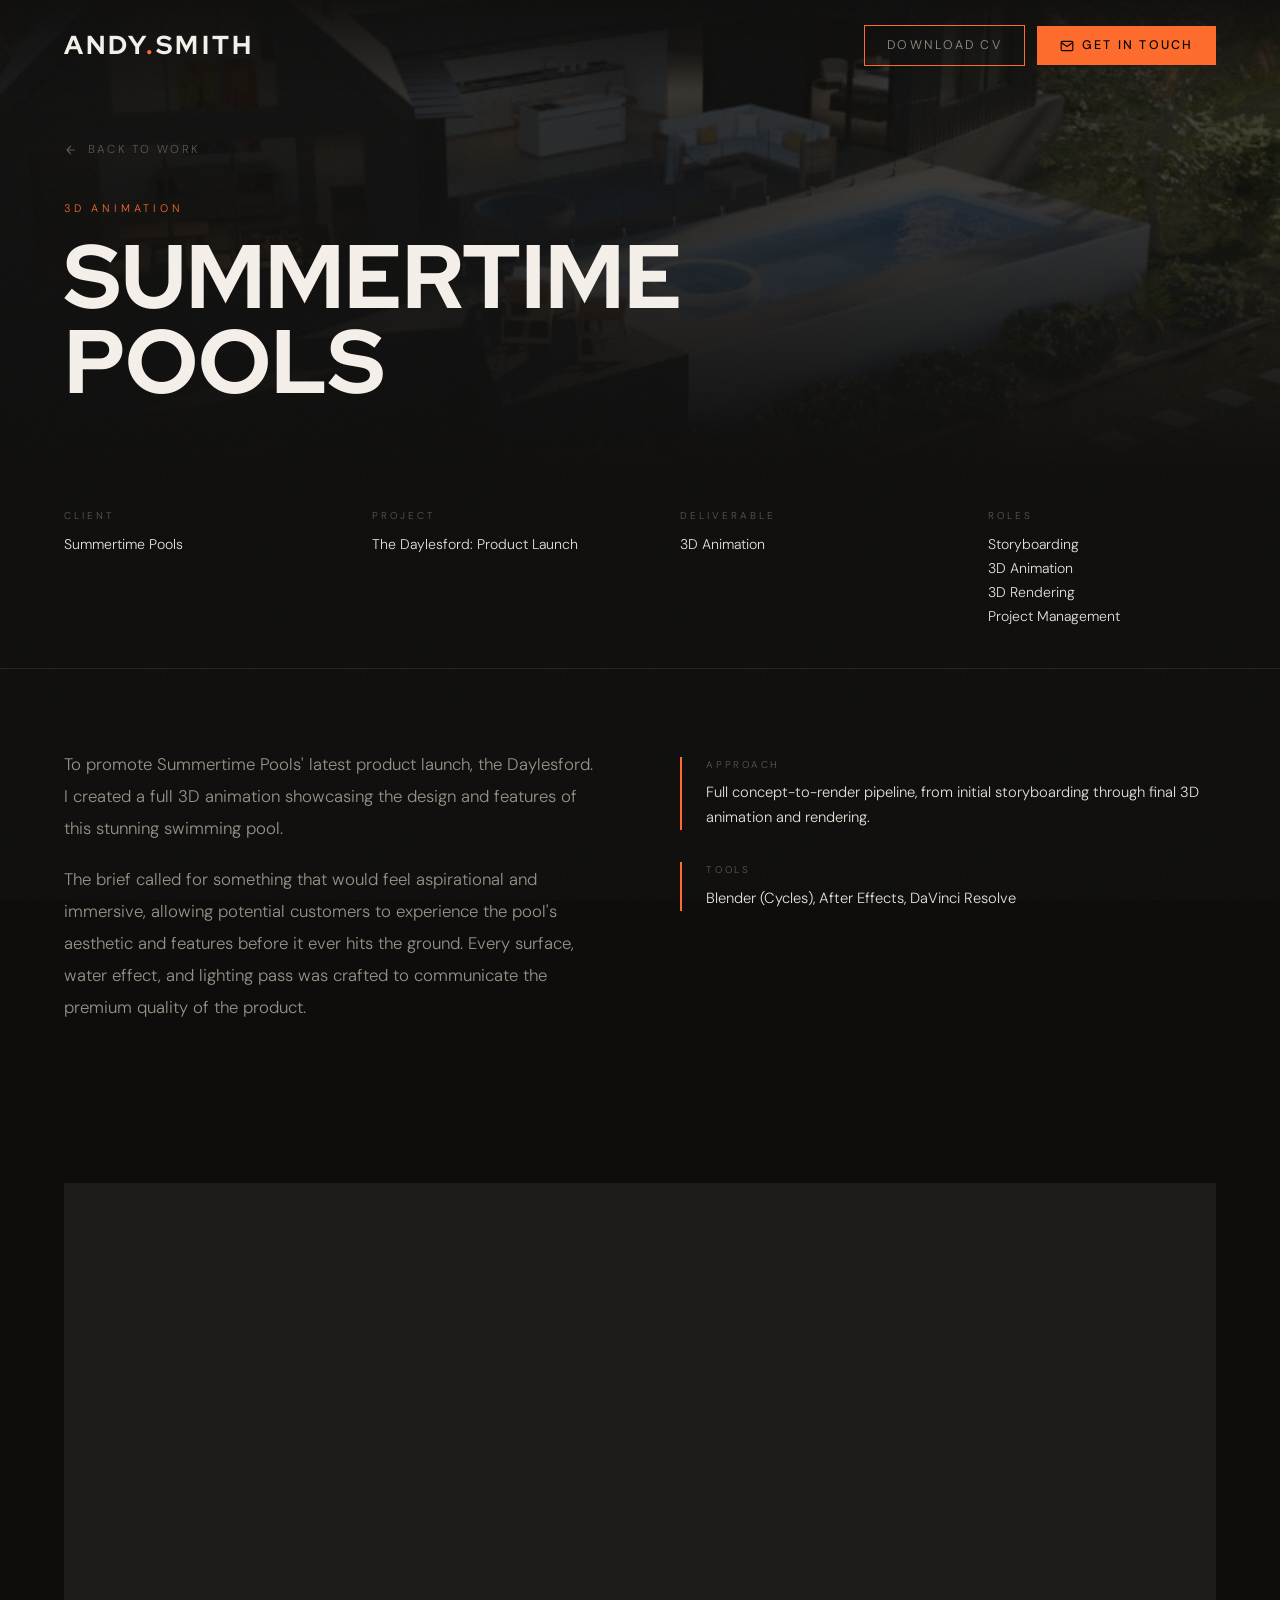
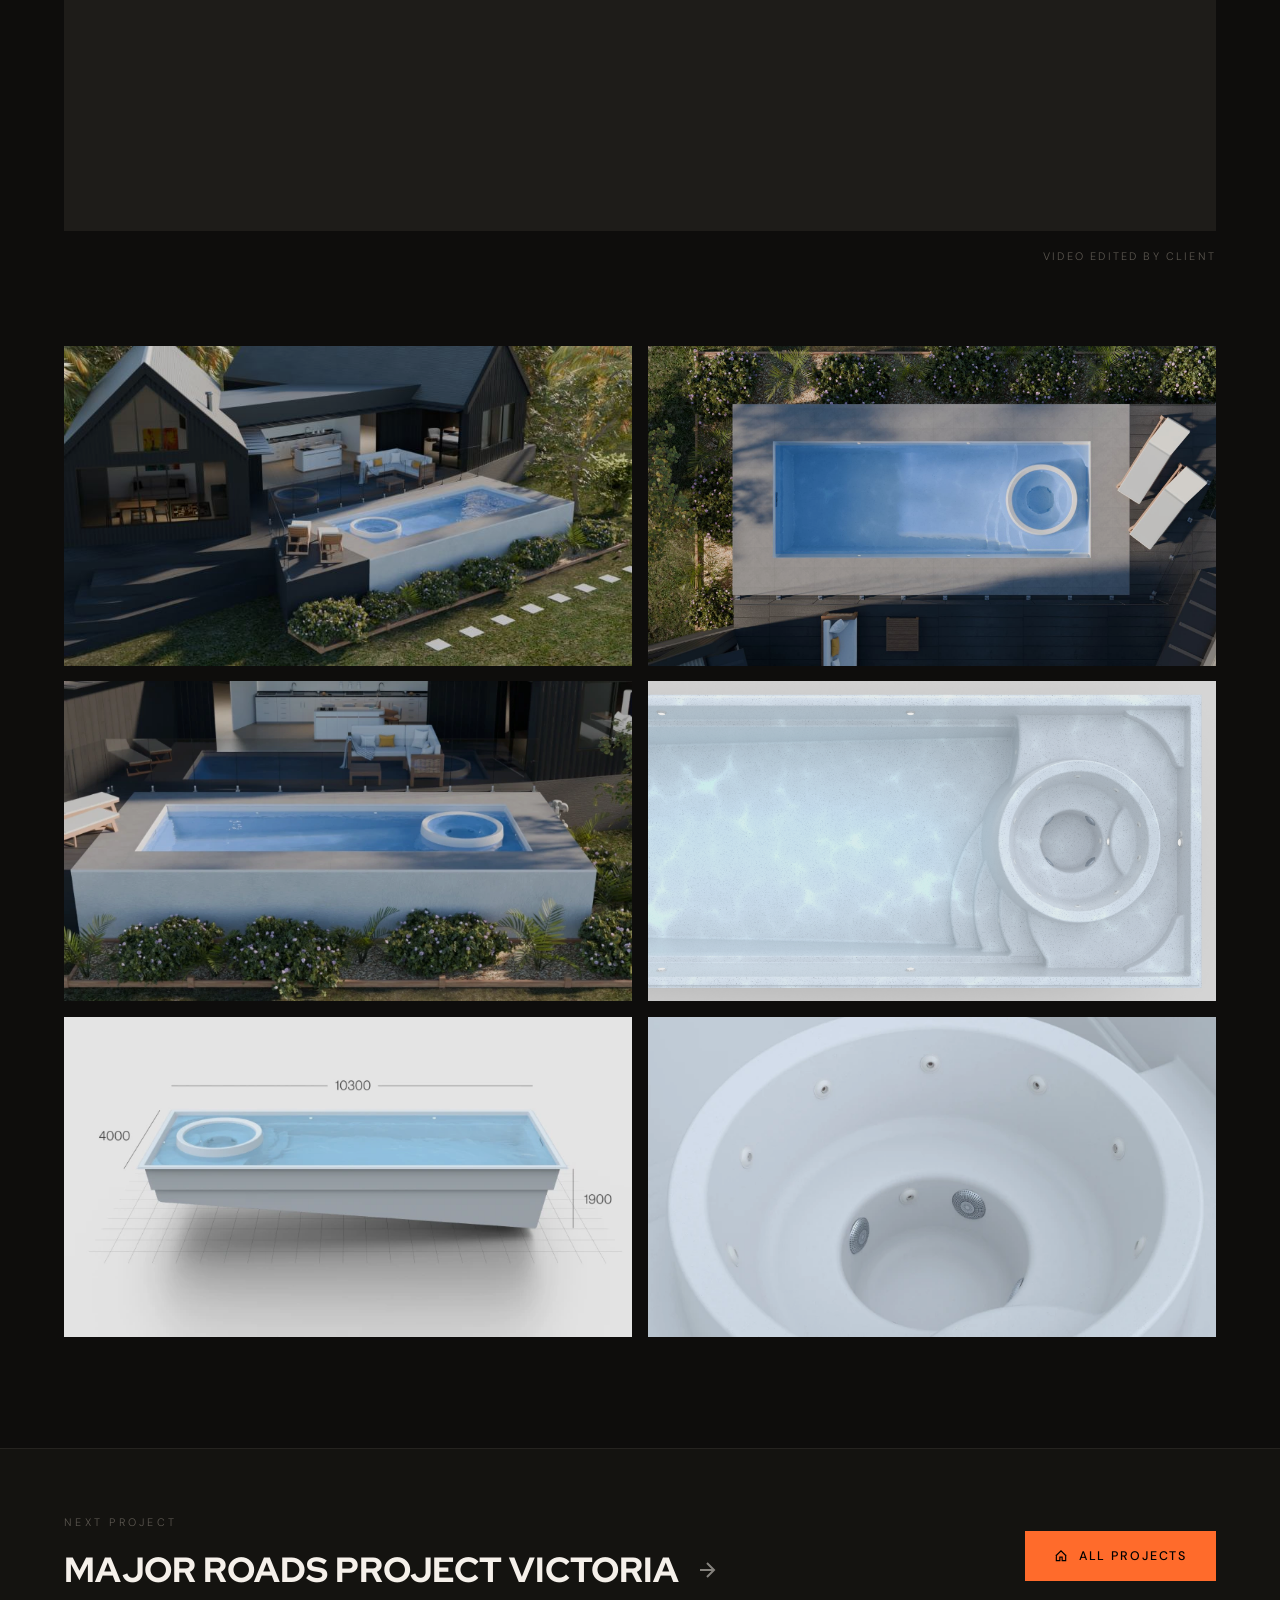
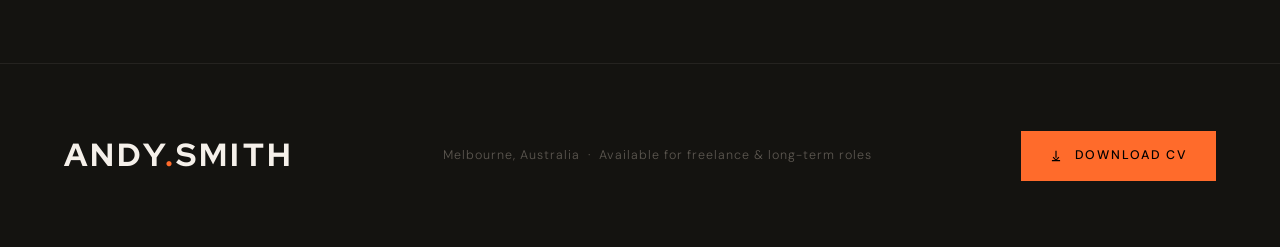
<file: portfolio-summertime.html>
<!DOCTYPE html>
<html lang="en">
<head>
  <meta charset="utf-8">
  <meta name="viewport" content="width=device-width, initial-scale=1.0">
  <title>Summertime Pools | Andy Smith</title>
  <meta name="description" content="3D animation for Summertime Pools showcasing the Daylesford pool design and features.">
  <link rel="preconnect" href="https://fonts.googleapis.com">
  <link href="https://fonts.googleapis.com/css2?family=Red+Hat+Display:ital,wght@0,700;0,800;0,900;1,700;1,800;1,900&family=DM+Sans:ital,wght@0,300;0,400;0,500;1,300&display=swap" rel="stylesheet">
  <link rel="stylesheet" href="assets/css/andy-smith.css">
  <style>

    /* ─── PAGE HERO ──────────────────────────────────────────── */
    #page-hero {
      min-height: 52vh;
      display: flex;
      flex-direction: column;
      justify-content: flex-end;
      padding: 8rem 4rem 4rem;
      position: relative;
      overflow: hidden;
      background: var(--bg2);
    }

    .page-hero-bg {
      position: absolute;
      inset: 0;
      background-image: url('assets/img/portfolio_images/summertime/summertime.jpg');
      background-size: cover;
      background-position: center;
      opacity: 0.35;
    }

    .page-hero-overlay {
      position: absolute;
      inset: 0;
      background:
        linear-gradient(to top, rgba(14,13,12,1) 0%, rgba(14,13,12,0.3) 60%),
        linear-gradient(to right, rgba(14,13,12,0.5) 0%, transparent 70%);
    }

    .page-hero-content {
      position: relative;
      z-index: 2;
      max-width: 1200px;
      margin: 0 auto;
      width: 100%;
    }

    .back-link {
      display: inline-flex;
      align-items: center;
      gap: 0.6rem;
      font-size: 0.72rem;
      letter-spacing: 0.2em;
      text-transform: uppercase;
      color: var(--text-faint);
      text-decoration: none;
      margin-bottom: 2.5rem;
      transition: color 0.3s;
    }
    .back-link:hover { color: var(--orange); }
    .back-link svg { width: 14px; height: 14px; }

    .page-eyebrow {
      font-size: 0.68rem;
      letter-spacing: 0.35em;
      text-transform: uppercase;
      color: var(--orange);
      margin-bottom: 1rem;
    }

    h1.page-title {
      font-family: 'Red Hat Display', sans-serif;
      font-weight: 800;
      font-size: clamp(42px, 7vw, 96px);
      line-height: 0.95;
      color: var(--white);
      text-transform: uppercase;
      letter-spacing: 0;
    }

    /* ─── PROJECT META BAR ───────────────────────────────────── */
    #project-meta {
      background: var(--bg);
      border-bottom: 1px solid var(--surface2);
      padding: 2.5rem 4rem;
    }

    .meta-inner {
      max-width: 1200px;
      margin: 0 auto;
      display: flex;
      align-items: flex-start;
      gap: 5rem;
      flex-wrap: wrap;
    }

    .meta-group { flex: 1; min-width: 140px; }

    .meta-label {
      font-size: 0.62rem;
      letter-spacing: 0.3em;
      text-transform: uppercase;
      color: var(--text-faint);
      margin-bottom: 0.5rem;
    }

    .meta-value {
      font-size: 0.88rem;
      color: var(--text);
      line-height: 1.6;
    }

    .meta-value.roles {
      display: flex;
      flex-direction: column;
      gap: 0.1rem;
    }

    /* ─── PROJECT BODY ───────────────────────────────────────── */
    #project-body {
      padding: 5rem 4rem;
      background: var(--bg);
    }

    .project-inner {
      max-width: 1200px;
      margin: 0 auto;
    }

    .project-description {
      display: grid;
      grid-template-columns: 1fr 1fr;
      gap: 5rem;
      margin-bottom: 5rem;
      align-items: start;
    }

    .project-desc-text {
      font-size: 1.05rem;
      color: var(--text-dim);
      line-height: 1.9;
    }
    .project-desc-text p + p { margin-top: 1.2rem; }

    .project-desc-aside {
      padding-top: 0.5rem;
    }

    .aside-block {
      border-left: 2px solid var(--orange);
      padding-left: 1.5rem;
      margin-bottom: 2rem;
    }
    .aside-label {
      font-size: 0.62rem;
      letter-spacing: 0.28em;
      text-transform: uppercase;
      color: var(--text-faint);
      margin-bottom: 0.4rem;
    }
    .aside-val {
      font-size: 0.92rem;
      color: var(--text);
    }

    /* ─── VIDEO SECTION ──────────────────────────────────────── */
    #project-video {
      padding: 0 4rem 5rem;
      background: var(--bg);
    }

    .video-inner {
      max-width: 1200px;
      margin: 0 auto;
    }

    .video-caption {
      margin-top: 1rem;
      font-size: 0.68rem;
      letter-spacing: 0.2em;
      text-transform: uppercase;
      color: var(--text-faint);
      text-align: right;
    }

    /* ─── IMAGE GRID ─────────────────────────────────────────── */
    #project-images {
      padding: 0 4rem 6rem;
      background: var(--bg);
    }

    .image-inner {
      max-width: 1200px;
      margin: 0 auto;
    }

    .image-grid-2 {
      display: grid;
      grid-template-columns: 1fr 1fr;
      gap: 1rem;
      margin-bottom: 1rem;
    }

    .folio-img {
      width: 100%;
      aspect-ratio: 16/9;
      object-fit: cover;
      display: block;
      filter: brightness(0.92);
      transition: filter 0.4s ease, transform 0.5s ease;
    }
    .folio-img-wrap {
      overflow: hidden;
    }
    .folio-img-wrap:hover .folio-img {
      filter: brightness(1.05);
      transform: scale(1.02);
    }

    /* ─── NEXT PROJECT ───────────────────────────────────────── */
    #next-project {
      background: var(--bg2);
      border-top: 1px solid var(--surface2);
      padding: 4rem;
    }

    .next-inner {
      max-width: 1200px;
      margin: 0 auto;
      display: flex;
      align-items: center;
      justify-content: space-between;
      flex-wrap: wrap;
      gap: 2rem;
    }

    .next-label {
      font-size: 0.68rem;
      letter-spacing: 0.3em;
      text-transform: uppercase;
      color: var(--text-faint);
      margin-bottom: 0.5rem;
    }

    .next-title {
      font-family: 'Red Hat Display', sans-serif;
      font-weight: 800;
      font-size: clamp(1.4rem, 3vw, 2.2rem);
      color: var(--white);
      text-transform: uppercase;
      text-decoration: none;
      display: flex;
      align-items: center;
      gap: 1rem;
      transition: color 0.3s;
    }
    .next-title:hover { color: var(--orange); }
    .next-title svg { width: 24px; height: 24px; opacity: 0.5; transition: opacity 0.3s, transform 0.3s; }
    .next-title:hover svg { opacity: 1; transform: translateX(6px); }

    /* ─── RESPONSIVE ─────────────────────────────────────────── */
    .nav-right {
      display: flex;
      align-items: center;
      gap: 0.75rem;
    }
    .nav-email {
      display: inline-flex;
      align-items: center;
      gap: 0.5rem;
      font-size: 0.78rem;
      letter-spacing: 0.18em;
      text-transform: uppercase;
      background: var(--orange);
      color: #000;
      text-decoration: none;
      padding: 0.55rem 1.4rem;
      transition: all 0.3s;
      font-weight: 500;
    }
    .nav-email:hover { background: var(--white); }
    .nav-email svg { width: 14px; height: 14px; flex-shrink: 0; }

    @media (max-width: 600px) {
      .nav-link { display: none; }
      h1.page-title { font-size: clamp(32px, 10vw, 96px); }
      .nav-email span { display: none; }
      .nav-email { padding: 0.55rem 0.7rem; gap: 0; }
    }

    @media (max-width: 900px) {
      #page-hero, #project-meta, #project-body, #project-video, #project-images, #next-project {
        padding-left: 1.5rem;
        padding-right: 1.5rem;
      }
      .project-description { grid-template-columns: 1fr; gap: 2.5rem; }
      .image-grid-2 { grid-template-columns: 1fr; }
      .meta-inner { gap: 2rem; }
      .next-inner { flex-direction: column; align-items: flex-start; }
    }

  </style>
</head>
<body>

  <!-- NAV -->
  <nav>
    <a class="nav-logo" href="index.html">ANDY<span>.</span>SMITH</a>
    <div class="nav-right">
      <a class="nav-link" href="Andy_Smith_CV.pdf">Download CV</a>
      <a class="nav-email" href="mailto:crazyfoxanimation@gmail.com">
        <svg viewBox="0 0 24 24" fill="none" stroke="currentColor" stroke-width="2"><path d="M4 4h16c1.1 0 2 .9 2 2v12c0 1.1-.9 2-2 2H4c-1.1 0-2-.9-2-2V6c0-1.1.9-2 2-2z"/><polyline points="22,6 12,13 2,6"/></svg>
        <span>Get in Touch</span>
      </a>
    </div>
  </nav>

  <!-- PAGE HERO -->
  <section id="page-hero">
    <div class="page-hero-bg"></div>
    <div class="page-hero-overlay"></div>
    <div class="page-hero-content">
      <a class="back-link" href="index.html">
        <svg viewBox="0 0 24 24" fill="none" stroke="currentColor" stroke-width="2"><path d="M19 12H5M5 12l7-7M5 12l7 7"/></svg>
        Back to work
      </a>
      <div class="page-eyebrow">3D Animation</div>
      <h1 class="page-title">Summertime<br>Pools</h1>
    </div>
  </section>

  <!-- META BAR -->
  <section id="project-meta">
    <div class="meta-inner">
      <div class="meta-group">
        <div class="meta-label">Client</div>
        <div class="meta-value">Summertime Pools</div>
      </div>
      <div class="meta-group">
        <div class="meta-label">Project</div>
        <div class="meta-value">The Daylesford: Product Launch</div>
      </div>
      <div class="meta-group">
        <div class="meta-label">Deliverable</div>
        <div class="meta-value">3D Animation</div>
      </div>
      <div class="meta-group">
        <div class="meta-label">Roles</div>
        <div class="meta-value roles">
          <span>Storyboarding</span>
          <span>3D Animation</span>
          <span>3D Rendering</span>
          <span>Project Management</span>
        </div>
      </div>
    </div>
  </section>

  <!-- PROJECT BODY -->
  <section id="project-body">
    <div class="project-inner">
      <div class="project-description reveal-up">
        <div class="project-desc-text">
          <p>To promote Summertime Pools' latest product launch, the Daylesford. I created a full 3D animation showcasing the design and features of this stunning swimming pool.</p>
          <p>The brief called for something that would feel aspirational and immersive, allowing potential customers to experience the pool's aesthetic and features before it ever hits the ground. Every surface, water effect, and lighting pass was crafted to communicate the premium quality of the product.</p>
        </div>
        <div class="project-desc-aside">
          <div class="aside-block">
            <div class="aside-label">Approach</div>
            <div class="aside-val">Full concept-to-render pipeline, from initial storyboarding through final 3D animation and rendering.</div>
          </div>
          <div class="aside-block">
            <div class="aside-label">Tools</div>
            <div class="aside-val">Blender (Cycles), After Effects, DaVinci Resolve</div>
          </div>
        </div>
      </div>
    </div>
  </section>

  <!-- VIDEO -->
  <section id="project-video">
    <div class="video-inner reveal-up">
      <div class="video-frame">
        <iframe src="https://www.youtube.com/embed/G4ks5dlu4YE" allowfullscreen></iframe>
      </div>
      <div class="video-caption">Video edited by client</div>
    </div>
  </section>

  <!-- IMAGES -->
  <section id="project-images">
    <div class="image-inner">

      <div class="image-grid-2 reveal-up">
        <div class="folio-img-wrap">
          <img class="folio-img" src="assets/img/portfolio_images/summertime/summertime.jpg" alt="Summertime Pools — Daylesford exterior">
        </div>
        <div class="folio-img-wrap">
          <img class="folio-img" src="assets/img/hero.jpg" alt="Summertime Pools — overview render">
        </div>
      </div>

      <div class="image-grid-2 reveal-up">
        <div class="folio-img-wrap">
          <img class="folio-img" src="assets/img/portfolio_images/summertime/house_pool_update4.webp" alt="Summertime Pools — house and pool">
        </div>
        <div class="folio-img-wrap">
          <img class="folio-img" src="assets/img/portfolio_images/summertime/spa_in_pool3.png" alt="Summertime Pools — spa detail">
        </div>
      </div>

      <div class="image-grid-2 reveal-up">
        <div class="folio-img-wrap">
          <img class="folio-img" src="assets/img/portfolio_images/summertime/mm_perfect_00151.webp" alt="Summertime Pools — cinematic frame">
        </div>
        <div class="folio-img-wrap">
          <img class="folio-img" src="assets/img/portfolio_images/summertime/spa_jets0040.webp" alt="Summertime Pools — spa jets">
        </div>
      </div>

    </div>
  </section>

  <!-- NEXT PROJECT -->
  <section id="next-project">
    <div class="next-inner">
      <div>
        <div class="next-label">Next Project</div>
        <a class="next-title" href="portfolio-mrpv.html">
          Major Roads Project Victoria
          <svg viewBox="0 0 24 24" fill="none" stroke="currentColor" stroke-width="2"><path d="M5 12h14M12 5l7 7-7 7"/></svg>
        </a>
      </div>
      <a href="index.html" class="footer-cta">
        <svg width="14" height="14" viewBox="0 0 24 24" fill="none" stroke="currentColor" stroke-width="2"><path d="M3 12l9-9 9 9M4 10v10h6v-6h4v6h6V10"/></svg>
        All Projects
      </a>
    </div>
  </section>

  <!-- FOOTER -->
  <footer>
    <div class="footer-logo">ANDY<span>.</span>SMITH</div>
    <div class="footer-note">Melbourne, Australia &nbsp;·&nbsp; Available for freelance &amp; long-term roles</div>
    <a href="Andy_Smith_CV.pdf" class="footer-cta">
      <svg width="14" height="14" viewBox="0 0 24 24" fill="none" stroke="currentColor" stroke-width="2"><path d="M12 3v12M7 14l5 5 5-5M5 20h14"/></svg>
      Download CV
    </a>
  </footer>

  <script>
    // Nav solidifies on scroll
    const nav = document.querySelector('nav');
    window.addEventListener('scroll', () => {
      if (window.scrollY > 60) {
        nav.style.background = 'rgba(14,13,12,0.97)';
        nav.style.backdropFilter = 'blur(12px)';
      } else {
        nav.style.background = 'linear-gradient(to bottom, rgba(14,13,12,0.95) 0%, transparent 100%)';
        nav.style.backdropFilter = 'none';
      }
    }, { passive: true });

    // Scroll reveal
    const observer = new IntersectionObserver(entries => {
      entries.forEach(entry => {
        if (entry.isIntersecting) {
          entry.target.classList.add('in');
          observer.unobserve(entry.target);
        }
      });
    }, { threshold: 0.1, rootMargin: '0px 0px -40px 0px' });

    document.querySelectorAll('.reveal-up, .reveal-left, .reveal-fade')
      .forEach(el => observer.observe(el));
  </script>

</body>
</html>
</file>
<file: assets/css/bss-overrides.css>
:root, [data-bs-theme=light] {
  --bs-primary: #ff6000;
  --bs-primary-rgb: 255,96,0;
  --bs-primary-text-emphasis: #662600;
  --bs-primary-bg-subtle: #FFDFCC;
  --bs-primary-border-subtle: #FFBF99;
  --bs-body-font-family: Inter, sans-serif;
}

.btn-primary {
  --bs-btn-color: #000000;
  --bs-btn-bg: #ff6000;
  --bs-btn-border-color: #ff6000;
  --bs-btn-hover-color: #000000;
  --bs-btn-hover-bg: #FF7826;
  --bs-btn-hover-border-color: #FF7019;
  --bs-btn-focus-shadow-rgb: 38,14,0;
  --bs-btn-active-color: #000000;
  --bs-btn-active-bg: #FF8033;
  --bs-btn-active-border-color: #FF7019;
  --bs-btn-disabled-color: #000000;
  --bs-btn-disabled-bg: #ff6000;
  --bs-btn-disabled-border-color: #ff6000;
}

.btn-outline-primary {
  --bs-btn-color: #ff6000;
  --bs-btn-border-color: #ff6000;
  --bs-btn-focus-shadow-rgb: 255,96,0;
  --bs-btn-hover-color: #000000;
  --bs-btn-hover-bg: #ff6000;
  --bs-btn-hover-border-color: #ff6000;
  --bs-btn-active-color: #000000;
  --bs-btn-active-bg: #ff6000;
  --bs-btn-active-border-color: #ff6000;
  --bs-btn-disabled-color: #ff6000;
  --bs-btn-disabled-bg: transparent;
  --bs-btn-disabled-border-color: #ff6000;
}

.mx-4 {
  margin-right: 1.5rem!important;
  margin-left: 1.5rem!important;
}

.my-1 {
  margin-top: .25rem!important;
  margin-bottom: .25rem!important;
}

.my-3 {
  margin-top: 1rem!important;
  margin-bottom: 1rem!important;
}

.my-4 {
  margin-top: 1.5rem!important;
  margin-bottom: 1.5rem!important;
}

.my-6 {
  margin-top: 4.5rem !important;
  margin-bottom: 4.5rem !important;
}

.mt-2 {
  margin-top: .5rem!important;
}

.mt-3 {
  margin-top: 1rem!important;
}

.mt-4 {
  margin-top: 1.5rem!important;
}

.mt-5 {
  margin-top: 3rem!important;
}

.me-2 {
  margin-right: .5rem!important;
}

.me-3 {
  margin-right: 1rem!important;
}

.mb-0 {
  margin-bottom: 0!important;
}

.mb-1 {
  margin-bottom: .25rem!important;
}

.mb-2 {
  margin-bottom: .5rem!important;
}

.mb-3 {
  margin-bottom: 1rem!important;
}

.mb-4 {
  margin-bottom: 1.5rem!important;
}

.mb-5 {
  margin-bottom: 3rem!important;
}

.ms-auto {
  margin-left: auto!important;
}

.p-3 {
  padding: 1rem!important;
}

.py-4 {
  padding-top: 1.5rem!important;
  padding-bottom: 1.5rem!important;
}

.py-5 {
  padding-top: 3rem!important;
  padding-bottom: 3rem!important;
}

.pb-4 {
  padding-bottom: 1.5rem!important;
}

@media (min-width:576px) {
  .mx-sm-0 {
    margin-right: 0!important;
    margin-left: 0!important;
  }
}

@media (min-width:768px) {
  .my-md-0 {
    margin-top: 0!important;
    margin-bottom: 0!important;
  }
}

@media (min-width:768px) {
  .my-md-5 {
    margin-top: 3rem!important;
    margin-bottom: 3rem!important;
  }
}

@media (min-width: 768px) {
  .my-md-6 {
    margin-top: 4.5rem !important;
    margin-bottom: 4.5rem !important;
  }
}

@media (min-width:768px) {
  .mt-md-0 {
    margin-top: 0!important;
  }
}

@media (min-width: 768px) {
  .px-md-6 {
    padding-left: 4.5rem !important;
    padding-right: 4.5rem !important;
  }
}

@media (min-width:992px) {
  .mx-lg-4 {
    margin-right: 1.5rem!important;
    margin-left: 1.5rem!important;
  }
}

@media (min-width:992px) {
  .ps-lg-4 {
    padding-left: 1.5rem!important;
  }
}
</file>
<file: assets/css/styles.css>
:root {
  --swiper-theme-color: #0066ff;
}

.projecttitle {
  font-weight: 800;
  color: #ff6000;
  text-transform: uppercase;
  font-size: 32px;
  border-bottom: solid 1px #ff6000;
}

.portfoliopics {
}

.portfoliopics:hover {
  opacity: 70%!important;
}

.folio-roles {
  font-size: 9pt;
  text-transform: uppercase;
  border-left: solid 1px #ff6000;
  padding-left: 8px;
}

.portfovideo {
  max-width: 1296px;
  margin: auto;
}

.portfoliotag {
  text-transform: uppercase;
  font-size: small;
  border-left: 5px solid #ff6000;
  padding-left: 8px;
}

#virtualtour {
  max-width: 1296px;
  margin: auto;
}
</file>
<file: assets/css/andy-smith.css>
/* ═══════════════════════════════════════════════════════════
   ANDY SMITH — Shared Stylesheet
   andy-smith.css
═══════════════════════════════════════════════════════════ */

/* ─── TOKENS ─────────────────────────────────────────────── */
:root {
  --orange: #FF6B2B;
  --orange-dim: #c94e18;
  --orange-glow: rgba(255,107,43,0.18);
  --bg: #0e0d0c;
  --bg2: #141310;
  --bg3: #1a1815;
  --surface: #1e1c19;
  --surface2: #252320;
  --text: #e8e2d9;
  --text-dim: #9a9186;
  --text-faint: #5c5750;
  --white: #f5f0ea;
}

/* ─── RESET ──────────────────────────────────────────────── */
*, *::before, *::after { box-sizing: border-box; margin: 0; padding: 0; }
html { scroll-behavior: smooth; }

body {
  background: var(--bg);
  color: var(--text);
  font-family: 'DM Sans', sans-serif;
  font-weight: 300;
  line-height: 1.7;
  overflow-x: hidden;
}

/* ─── GRAIN OVERLAY ──────────────────────────────────────── */
body::before {
  content: '';
  position: fixed;
  inset: 0;
  background-image: url("data:image/svg+xml,%3Csvg viewBox='0 0 256 256' xmlns='http://www.w3.org/2000/svg'%3E%3Cfilter id='noise'%3E%3CfeTurbulence type='fractalNoise' baseFrequency='0.9' numOctaves='4' stitchTiles='stitch'/%3E%3C/filter%3E%3Crect width='100%25' height='100%25' filter='url(%23noise)' opacity='1'/%3E%3C/svg%3E");
  background-size: 200px;
  opacity: 0.04;
  pointer-events: none;
  z-index: 9999;
}

/* ─── NAV ────────────────────────────────────────────────── */
nav {
  position: fixed;
  top: 0; left: 0; right: 0;
  z-index: 100;
  display: flex;
  align-items: center;
  justify-content: space-between;
  padding: 1.5rem 4rem;
  background: linear-gradient(to bottom, rgba(14,13,12,0.95) 0%, transparent 100%);
  transition: background 0.4s;
}

.nav-logo {
  text-transform: uppercase;
  font-family: 'Red Hat Display', sans-serif;
  font-weight: 800;
  font-size: 1.6rem;
  letter-spacing: 0.12em;
  color: var(--white);
  text-decoration: none;
}
.nav-logo span { color: var(--orange); }

.nav-link {
  font-size: 0.78rem;
  letter-spacing: 0.18em;
  text-transform: uppercase;
  color: var(--text-dim);
  text-decoration: none;
  border: 1px solid var(--orange);
  padding: 0.55rem 1.4rem;
  transition: all 0.3s;
}
.nav-link:hover { background: var(--orange); color: #000; }

/* ─── SECTION UTILITY ────────────────────────────────────── */
section { position: relative; }

.section-label {
  font-size: 0.68rem;
  letter-spacing: 0.35em;
  text-transform: uppercase;
  color: var(--orange);
  margin-bottom: 1rem;
}

h2.section-title {
  font-family: 'Red Hat Display', sans-serif;
  font-weight: 800;
  font-size: clamp(44px, 6vw, 60px);
  line-height: 0.95;
  letter-spacing: 0.04em;
  color: var(--white);
  margin-bottom: 3rem;
  text-transform: none;
}

.tag {
  font-size: 0.72rem;
  letter-spacing: 0.12em;
  text-transform: uppercase;
  padding: 0.4rem 0.9rem;
  border: 1px solid var(--surface2);
  color: var(--text-dim);
}
.tag.accent { border-color: var(--orange); color: var(--orange); }

.divider-line {
  width: 100%;
  height: 1px;
  background: linear-gradient(to right, transparent, var(--surface2), transparent);
}

/* ─── VIDEO FRAME ────────────────────────────────────────── */
.video-frame {
  position: relative;
  aspect-ratio: 16/9;
  background: var(--surface);
  overflow: hidden;
}
.video-frame::before {
  content: '';
  position: absolute;
  inset: -1px;
  border: 1px solid rgba(255,107,43,0.25);
  z-index: 2;
  pointer-events: none;
}
.video-frame iframe {
  position: absolute;
  inset: 0;
  width: 100%;
  height: 100%;
  border: none;
}

/* ─── FOOTER ─────────────────────────────────────────────── */
footer {
  background: var(--bg2);
  border-top: 1px solid var(--surface2);
  padding: 4rem;
  display: flex;
  align-items: center;
  justify-content: space-between;
  flex-wrap: wrap;
  gap: 2rem;
}

.footer-logo {
  text-transform: uppercase;
  font-family: 'Red Hat Display', sans-serif;
  font-weight: 800;
  font-size: 2rem;
  letter-spacing: 0.1em;
  color: var(--white);
}
.footer-logo span { color: var(--orange); }

.footer-note {
  font-size: 0.78rem;
  letter-spacing: 0.08em;
  color: var(--text-faint);
}

.footer-cta {
  display: inline-flex;
  align-items: center;
  gap: 0.7rem;
  background: var(--orange);
  color: #000;
  font-size: 0.78rem;
  letter-spacing: 0.15em;
  text-transform: uppercase;
  font-weight: 500;
  text-decoration: none;
  padding: 0.9rem 1.8rem;
  transition: all 0.3s;
}
.footer-cta:hover { background: var(--white); }

/* ─── ANIMATIONS ─────────────────────────────────────────── */
@keyframes fadeUp {
  from { opacity: 0; transform: translateY(30px); }
  to   { opacity: 1; transform: translateY(0); }
}
.fade-up { animation: fadeUp 0.9s cubic-bezier(0.22,1,0.36,1) both; }
.delay-1 { animation-delay: 0.15s; }
.delay-2 { animation-delay: 0.3s; }
.delay-3 { animation-delay: 0.45s; }
.delay-4 { animation-delay: 0.6s; }

/* ─── SCROLL REVEAL (injected by JS) ─────────────────────── */
.reveal-up, .reveal-left, .reveal-fade {
  opacity: 0;
  transition: opacity 0.9s cubic-bezier(0.22, 1, 0.36, 1),
              transform 0.9s cubic-bezier(0.22, 1, 0.36, 1);
  will-change: opacity, transform;
}
.reveal-up   { transform: translateY(36px); }
.reveal-left { transform: translateX(-32px); }
.reveal-fade { transform: none; }
.reveal-up.in, .reveal-left.in, .reveal-fade.in {
  opacity: 1; transform: none;
}

/* ─── RESPONSIVE ─────────────────────────────────────────── */
@media (max-width: 900px) {
  nav { padding: 1.2rem 1.5rem; }
  footer { padding: 2.5rem 1.5rem; }
}
</file>
